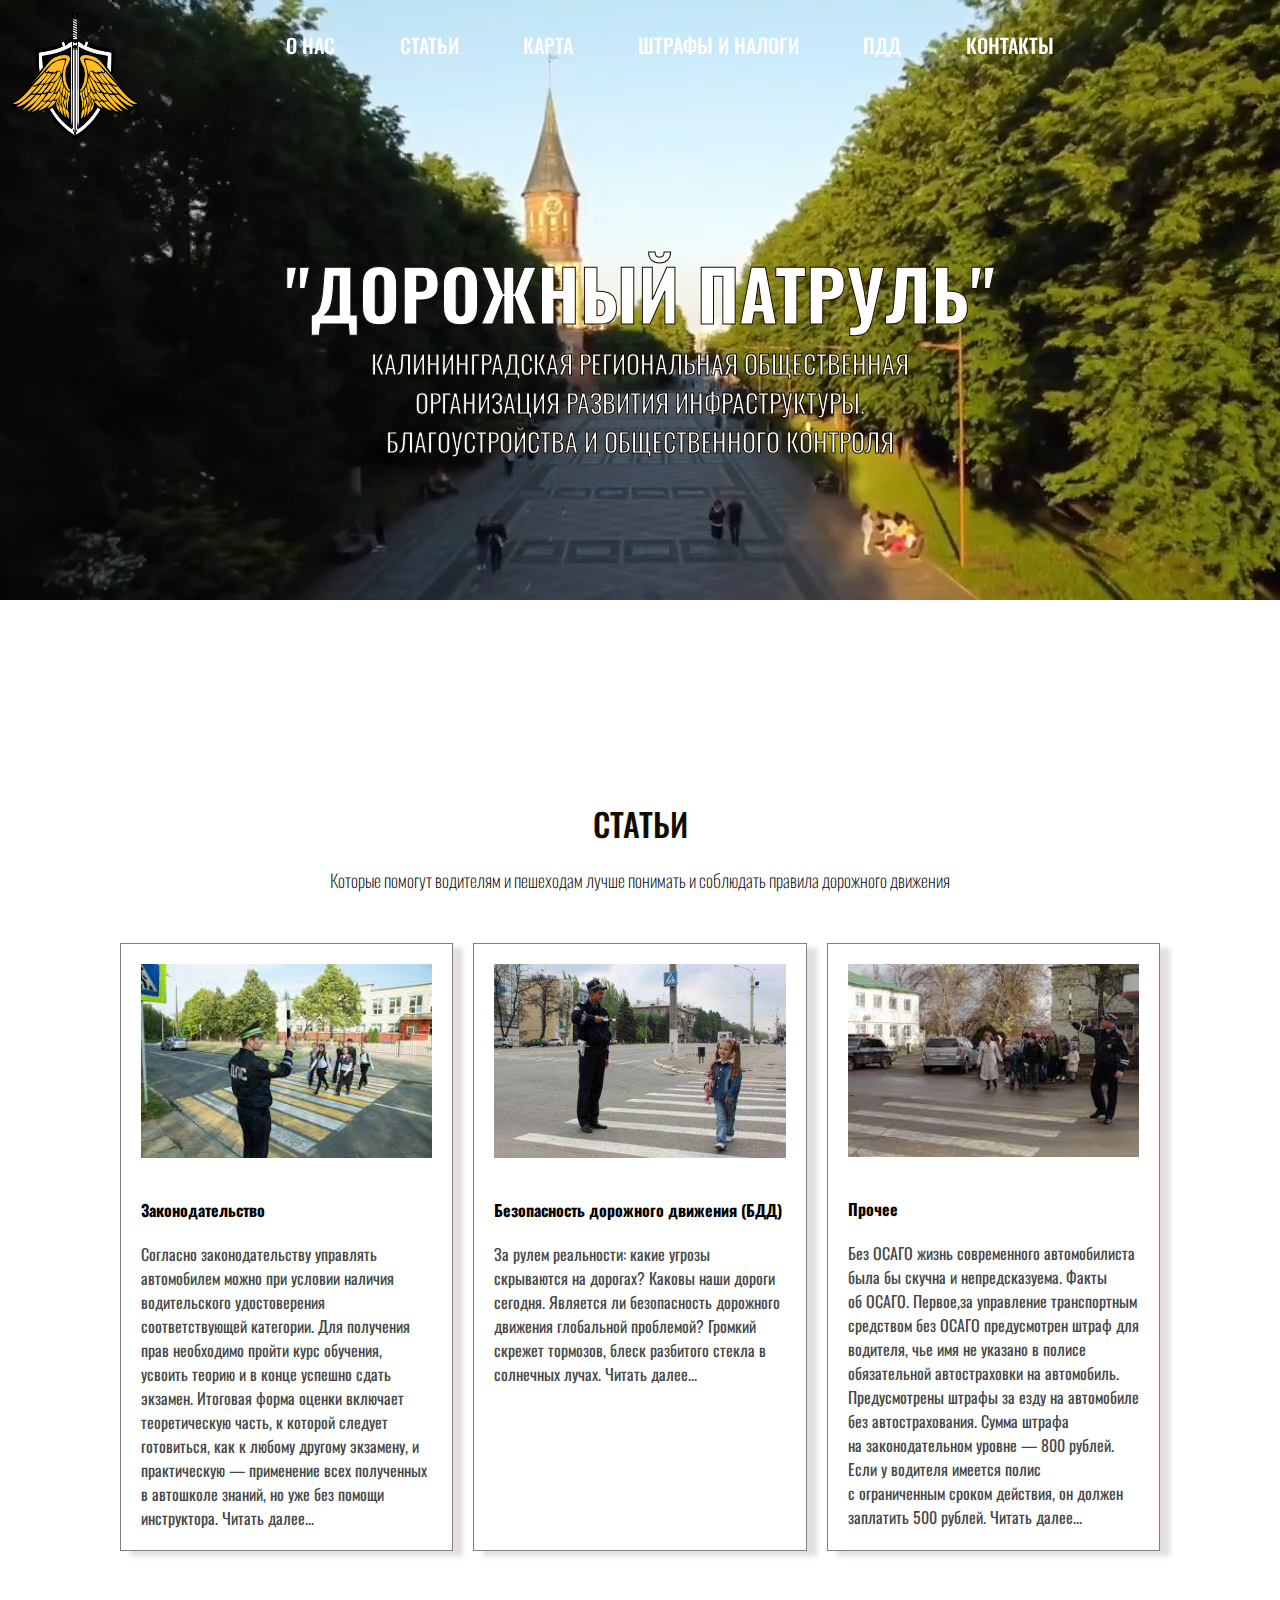
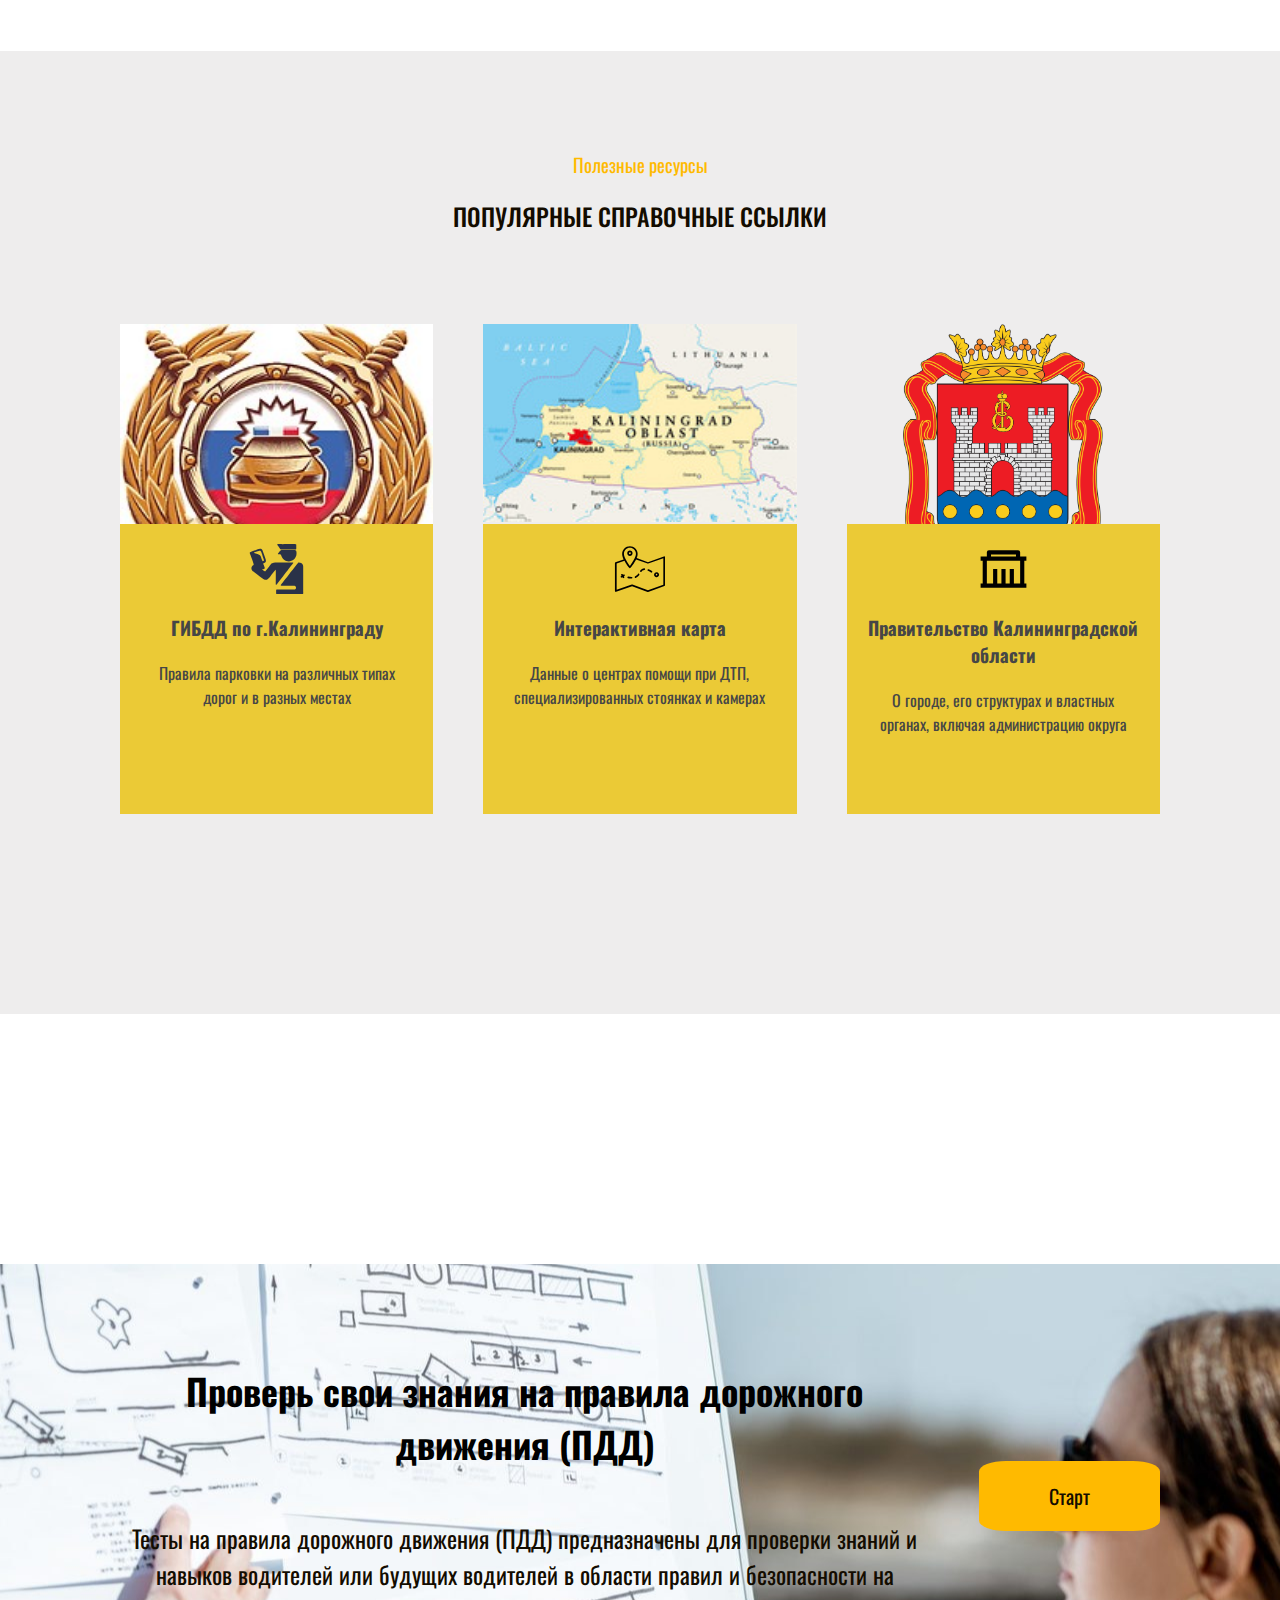
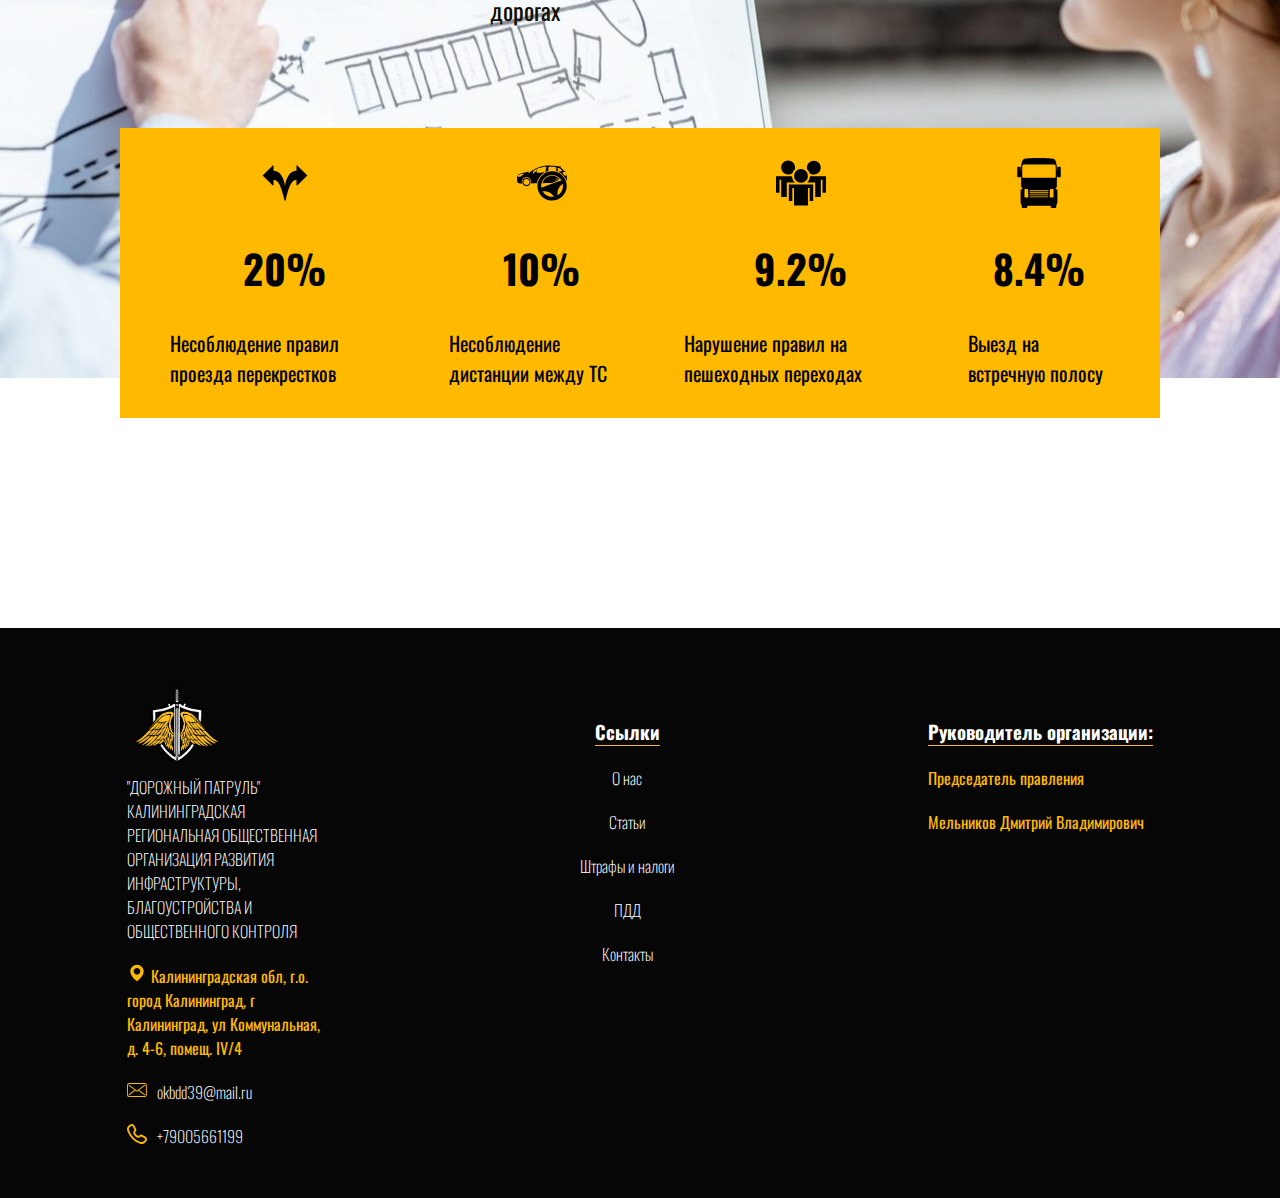
<file: index.html>
<!DOCTYPE html>
<html lang="ru">
<head>
    <meta charset="UTF-8">
    <meta http-equiv="X-UA-Compatible" content="IE=edge">
    <meta name="viewport" content="width=device-width, initial-scale=1.0">
    <link rel="stylesheet" href="style/style.scss">
    <link rel="stylesheet" href="style/style.css">
    <link rel="stylesheet" href="./style/footer.css">
    <link rel="preconnect" href="https://fonts.googleapis.com">
<link rel="preconnect" href="https://fonts.gstatic.com" crossorigin>
<link href="https://fonts.googleapis.com/css2?family=Oswald:wght@200;400;500;700&display=swap" rel="stylesheet">
    <title>Дорожный патруль</title>
</head>
<body>
<header class="header">
    <video class="header__video" autoplay muted loop id="myVideo">
<source src="assets/image/video/bg_video.mp4" type="video/mp4">
</video>
<div class="logo_block">
    <a href="index.html">
    <img class="logo" src="./assets/image/logo.png" alt="Logo">
</a>
</div>
<div class="header__title">
    <h1 class="header__name">"ДОРОЖНЫЙ ПАТРУЛЬ"</h1>
    <p class="header__text">КАЛИНИНГРАДСКАЯ РЕГИОНАЛЬНАЯ ОБЩЕСТВЕННАЯ<br> ОРГАНИЗАЦИЯ РАЗВИТИЯ ИНФРАСТРУКТУРЫ,<br> БЛАГОУСТРОЙСТВА И ОБЩЕСТВЕННОГО КОНТРОЛЯ</p>
</div>
<div class="header__navigation overlay">
<nav>
    <ul class="header__nav container">
        <li class="header__link-block"><a class="header__link" href="about_us.html">О нас</a>
        </li>
        <li class="header__link-block"><a class="header__link" href="Articles.html">Статьи</a><ul class="sub-menu">
            <li><a class="sub_link" href="articles_law.html">Законодательство</a></li>
            <li><a class="sub_link" href="articles_safety.html">БДД</a></li>
            <li><a class="sub_link" href="articles_other.html">Прочее</a></li>
            </ul>
        </li>
        <li class="header__link-block"><a class="header__link" href="map.html">Карта</a></li>
        <li class="header__link-block"><a class="header__link" href="fine.html">Штрафы и Налоги</a><ul class="sub-menu">
            <li><a class="sub_link" href="https://гибдд.рф/check/fines/">Перейти на сайт ГИБДД</a></li>
            <li><a class="sub_link" href="https://calcus.ru/transportnyj-nalog-kalkulyator/kaliningradskaya-oblast">Перейти на сайт НАЛОГ</a></li>
            </ul>
        </li>
        <li class="header__link-block"><a class="header__link" href="pdd.html">ПДД</a><ul class="sub-menu">
            <li><a class="sub_link" href="pdd.html">Прочтите детям</a></li>
            <li><a class="sub_link" href="pddpam.html">Памятка первокласснику</a></li>
            <li><a class="sub_link" href="test.html">Тест на знание ПДД</a></li>
            </ul>
        </li>
        <li class="header__link-block"><a class="header__link" href="contacts.html">Контакты</a></li>
    </ul>
    <div class="dropdown">
        <button onclick="myFunction()" class="dropbtn">Меню</button>
        <div id="myDropdown" class="dropdown-content">
                <a class="header__link" href="about_us.html">О нас</a>
                <a class="header__link" href="Articles.html">Статьи</a>
                <a class="header__link" href="map.html">Карта</a>
                <a class="header__link" href="fine.html">Штрафы и Налоги</a>
                <a class="header__link" href="pdd.html">ПДД</a>
            <a class="header__link" href="pddpam.html">Памятка первокласснику</a>
                <a class="header__link" href="test.html">ТЕСТ</a>
                <a class="header__link" href="contacts.html">Контакты</a>
        </div>
        </div>
</nav>
</div>
    </header>
    <main class="main container">
        <a href="#">
        <h1 class="main__title">Статьи</h1></a>
        <p class="article_text">Которые помогут водителям и пешеходам лучше понимать и соблюдать правила дорожного движения</p>
        <div class="main__cards">
        <div class="main__card">
            <img src="./assets/image/kids_on_the_road.jpeg" alt="kids throw the road" style="width:100%">
            <div class="main__card-text">
            <h4><b>Законодательство</b></h4>
            <a class="card__link" href="articles_law.html"><p class="card__text">Согласно законодательству управлять автомобилем можно при условии наличия водительского удостоверения
                соответствующей категории. Для получения прав необходимо пройти курс обучения, усвоить теорию и в
                конце успешно сдать экзамен. Итоговая форма оценки включает теоретическую часть, к которой следует
                готовиться, как к любому другому экзамену, и практическую — применение всех полученных в автошколе
                знаний, но уже без помощи инструктора. Читать далее...</p></a>
            </div>
        </div>
        <div class="main__card">
            <img src="./assets/image/kids_road.jpeg" alt="kids throw the road" style="width:100%">
            <div class="main__card-text">
            <h4><b>Безопасность дорожного движения
                (БДД)</b></h4>
            <a class="card__link" href="articles_safety.html"><p class="card__text">За рулем реальности: какие угрозы скрываются на дорогах? Каковы наши дороги сегодня. Является ли
                безопасность дорожного движения глобальной проблемой? Громкий скрежет тормозов, блеск разбитого стекла
                в солнечных лучах. Читать далее...</p></a>
            </div>
        </div>
        <div class="main__card">
            <img src="./assets/image/road_kids.jpeg" alt="kids" style="width:100%">
            <div class="main__card-text">
            <h4><b>Прочее</b></h4>
            <a class="card__link" href="articles_other.html"><p class="card__text">Без ОСАГО жизнь современного автомобилиста была&nbsp;бы скучна и&nbsp;непредсказуема. Факты
              об&nbsp;ОСАГО.
              Первое,за управление
              транспортным
              средством без ОСАГО предусмотрен штраф для водителя, чье имя не&nbsp;указано в&nbsp;полисе обязательной
              автостраховки на&nbsp;автомобиль. Предусмотрены штрафы за&nbsp;езду на&nbsp;автомобиле без
              автострахования. Сумма штрафа
              на&nbsp;законодательном уровне&nbsp;&mdash; 800&nbsp;рублей. Если у&nbsp;водителя имеется полис
              с&nbsp;ограниченным сроком действия, он
              должен заплатить 500&nbsp;рублей. Читать далее...</p></a>
            </div>
        </div>
    </div>
</main>
    <div class="links container">
        <h3 class="links__ochra">Полезные ресурсы</h3>
        <h2 class="main__title links-title">Популярные справочные ссылки</h2>
        <div class="links__important">
        <div class="links__card gibdd">
            <div class="content">
                <img class="content_image" src="./assets/image/gibdd-icon.svg" alt="gibdd">
                <a href="https://v2.gibdd.ru/r/39/contacts/div1127012/"><h3 class="content_title">ГИБДД по г.Калининграду</h3></a>
                <a href="https://v2.gibdd.ru/r/39/contacts/div1127012/"><p class="content_text">Правила парковки на различных типах дорог и в разных местах</p></a>
            </div>
        </div>
        <div class="links__card map">
            <div class="content">
                <img class="content_image" src="./assets/image/map-icon.svg" alt="Интерактивная карта">
                <a href="map.html"><h3 class="content_title">Интерактивная карта</h3></a>
                <a href="https://v2.gibdd.ru/r/39/contacts/div1127012/"><p class="content_text">Данные о центрах помощи при ДТП, специализированных стоянках и камерах</p></a>
            </div>    
        </div>
        <div class="links__card government">
            <div class="content">
                <img class="content_image" src="./assets/image/government-icon.svg" alt="Правительство Калининградской области">
                <a href="https://gov39.ru/"><h3 class="content_title">Правительство Калининградской области</h3></a>
                <a href="https://gov39.ru/"><p class="content_text">О городе, его структурах и властных органах, включая администрацию округа</p></a>
            </div>
        </div>
    </div>
    </div>
    <div class="test">
        <div class="test__main container">
            <div class="test__up">
            <div class="test__top">
                <h2 class="test__title">Проверь свои знания на правила дорожного движения (ПДД)</h2> 
        <p class="test__text">Тесты на правила дорожного движения (ПДД) предназначены для проверки знаний и навыков водителей или будущих водителей в области правил и безопасности на дорогах</p>
    </div> 
    <a class="test__button" href="test.html">Старт</a>
</div>
    <div class="test__statistics">
        <div class="test__part">
        <div class="test__stat">
            <img class="test__img" src="./assets/image/perekrest.svg" alt="Перекресток">
            <h3 class="test__number">20%</h3>
            <p class="test__stat-text">Несоблюдение правил проезда перекрестков</p></div>
        <div class="test__part">
            <div class="test__stat">
                <img class="test__img" src="./assets/image/distance_problem.svg" alt="Несоблюдение дистанции">
                <h3 class="test__number">10%</h3>
                <p class="test__stat-text">Несоблюдение дистанции между ТС</p></div>
            </div>
            <div class="test__part">
                <div class="test__stat">
                    <img class="test__img" src="./assets/image/pedestrian.svg" alt="Пешеходный переход">
                    <h3 class="test__number">9.2%</h3>
                    <p class="test__stat-text">Нарушение правил на пешеходных переходах</p></div>
                </div>
                <div class="test__part">
                    <div class="test__stat">
                        <img class="test__img" src="./assets/image/vstrechka.svg" alt="Встречное движение">
                        <h3 class="test__number">8.4%</h3>
                        <p class="test__stat-text">Выезд на встречную полосу</p></div>
                    </div>
    </div> 
</div>
        </div>
    </div>
    <footer class="footer">
        <div class="footer__content container">
        <div class="footer__left">
            <a href="index.html">
            <img class="footer__logo" src="./assets/image/logo.png" alt="Logo">
            <p class="footer__text">"ДОРОЖНЫЙ ПАТРУЛЬ"<br> КАЛИНИНГРАДСКАЯ РЕГИОНАЛЬНАЯ ОБЩЕСТВЕННАЯ<br> ОРГАНИЗАЦИЯ РАЗВИТИЯ ИНФРАСТРУКТУРЫ,<br> БЛАГОУСТРОЙСТВА И ОБЩЕСТВЕННОГО КОНТРОЛЯ</p></a>
            <p class="footer__address"><svg class="address_img" height="10" viewBox="0 0 24 24" width="10" xmlns="http://www.w3.org/2000/svg"><path d="M12 2C7.589 2 4 5.589 4 9.995 3.971 16.44 11.696 21.784 12 22c0 0 8.029-5.56 8-12 0-4.411-3.589-8-8-8zm0 12c-2.21 0-4-1.79-4-4s1.79-4 4-4 4 1.79 4 4-1.79 4-4 4z"/></svg> Калининградская обл, г.о. город Калининград, г Калининград, ул Коммунальная, д. 4-6, помещ. IV/4</p>
            <p class="footer__address footer__text"><svg class="address_img" data-name="Livello 1" id="Livello_1" viewBox="0 0 129 128" xmlns="http://www.w3.org/2000/svg"><title/><path d="M116.73,31.83a3,3,0,0,0-4.2-.61L64.14,67.34a1,1,0,0,1-1.2,0L15.5,31.06a3,3,0,1,0-3.64,4.77L49.16,64.36,12.27,92.16A3,3,0,1,0,15.88,97L54.11,68.14l5.18,4a7,7,0,0,0,8.43.06l5.44-4.06L111.84,97a3,3,0,1,0,3.59-4.81L78.17,64.35,116.12,36A3,3,0,0,0,116.73,31.83Z"/><path d="M113,19H15A15,15,0,0,0,0,34V94a15,15,0,0,0,15,15h98a15,15,0,0,0,15-15V34A15,15,0,0,0,113,19Zm9,75a9,9,0,0,1-9,9H15a9,9,0,0,1-9-9V34a9,9,0,0,1,9-9h98a9,9,0,0,1,9,9Z"/></svg><a class="footer__links" href="mailto:okbdd39@mail.ru"> okbdd39@mail.ru</a> </p>
            <p class="footer__address footer__text"><svg class="address_img" version="1.1" id="Capa_1" xmlns="http://www.w3.org/2000/svg" xmlns:xlink="http://www.w3.org/1999/xlink" x="0px" y="0px"
                fill="white" width="10px" height="10px" viewBox="0 0 612 612" style="enable-background:new 0 0 612 612;" xml:space="preserve">
            <g>
                <g id="Phone">
                    <g>
                        <path d="M559.959,383.188l-99.145-50.93c-24.27-12.508-55.653-8.243-75.772,10.251l-11.571,10.595
                            c-11.226,10.328-28.726,12.719-42.323,5.681c-33.813-17.404-60.856-44.446-78.279-78.183c-7.133-13.847-4.857-30.83,5.718-42.305
                            l10.615-11.551c11.379-12.374,17.633-28.439,17.633-45.211c0-10.557-2.563-21.114-7.401-30.524l-50.987-99.067
                            C211.942,19.928,179.333,0,143.359,0c-21.152,0-41.195,6.771-57.949,19.565L55.27,42.553
                            c-47.334,36.07-66.785,98.36-48.444,154.989c61.085,188.382,209.132,340.311,396.021,406.426
                            c15.09,5.336,30.868,8.032,46.876,8.032c37.428,0,73.918-15.204,100.139-41.769l34.521-34.903
                            c17.824-18.016,27.616-41.846,27.616-67.109C611.999,432.244,592.051,399.674,559.959,383.188z M543.531,495.051l-34.501,34.903
                            c-22.147,22.414-57.223,30.504-87.058,19.947C251.817,489.734,117.024,351.384,61.409,179.871
                            c-10.844-33.526,0.65-70.38,28.668-91.743l30.16-23.007c6.675-5.087,14.669-7.784,23.122-7.784
                            c14.382,0,27.444,7.975,34.042,20.846l50.968,99.067c0.688,1.339,1.052,2.792,1.052,4.303c0,3.06-1.377,5.183-2.543,6.445
                            l-10.595,11.532c-26.737,29.07-32.532,72.197-14.42,107.33c22.874,44.407,58.522,79.98,102.988,102.892
                            c34.521,17.786,78.853,11.801,107.406-14.401l11.59-10.633c1.874-1.722,6.731-3.52,10.748-1.473l99.144,50.93
                            c12.891,6.617,20.885,19.66,20.885,34.043C554.604,478.297,550.665,487.821,543.531,495.051z"/>
                    </g>
                </g>
            </g>
            <g>
            </g>
            <g>
            </g>
            <g>
            </g>
            <g>
            </g>
            <g>
            </g>
            <g>
            </g>
            <g>
            </g>
            <g>
            </g>
            <g>
            </g>
            <g>
            </g>
            <g>
            </g>
            <g>
            </g>
            <g>
            </g>
            <g>
            </g>
            <g>
            </g>
            </svg><a class="footer__links" href="tel:+79005661199">+79005661199</a> </p>
        </div>
        <div class="footer__center">
            <h3 class="footer_title">Ссылки</h3>
            <a class="footer__links" href="about_us.html">О нас</a>
            <a class="footer__links" href="Articles.html">Статьи</a>
            <a class="footer__links" href="fine.html">Штрафы и налоги</a>
            <a class="footer__links" href="pdd.html">ПДД</a>
            <a class="footer__links" href="contacts.html">Контакты</a>
        </div>
        <div class="footer_right">
            <h3 class="footer_title">Руководитель организации:</h3>
            <p class="footer__address">Председатель правления</p>
            <p class="footer__address">Мельников Дмитрий Владимирович</p>
        </div>
    </div>
    </footer>
    <script>
        function myFunction() {
    document.getElementById("myDropdown").classList.toggle("show");
}

window.onclick = function(event) {
if (!event.target.matches('.dropbtn')) {

    let dropdowns = document.getElementsByClassName("dropdown-content");
    let i;
    for (i = 0; i < dropdowns.length; i++) {
    let openDropdown = dropdowns[i];
    if (openDropdown.classList.contains('show')) {
        openDropdown.classList.remove('show');
    }
    }
}
}
    </script>
</body>
</html>
</file>
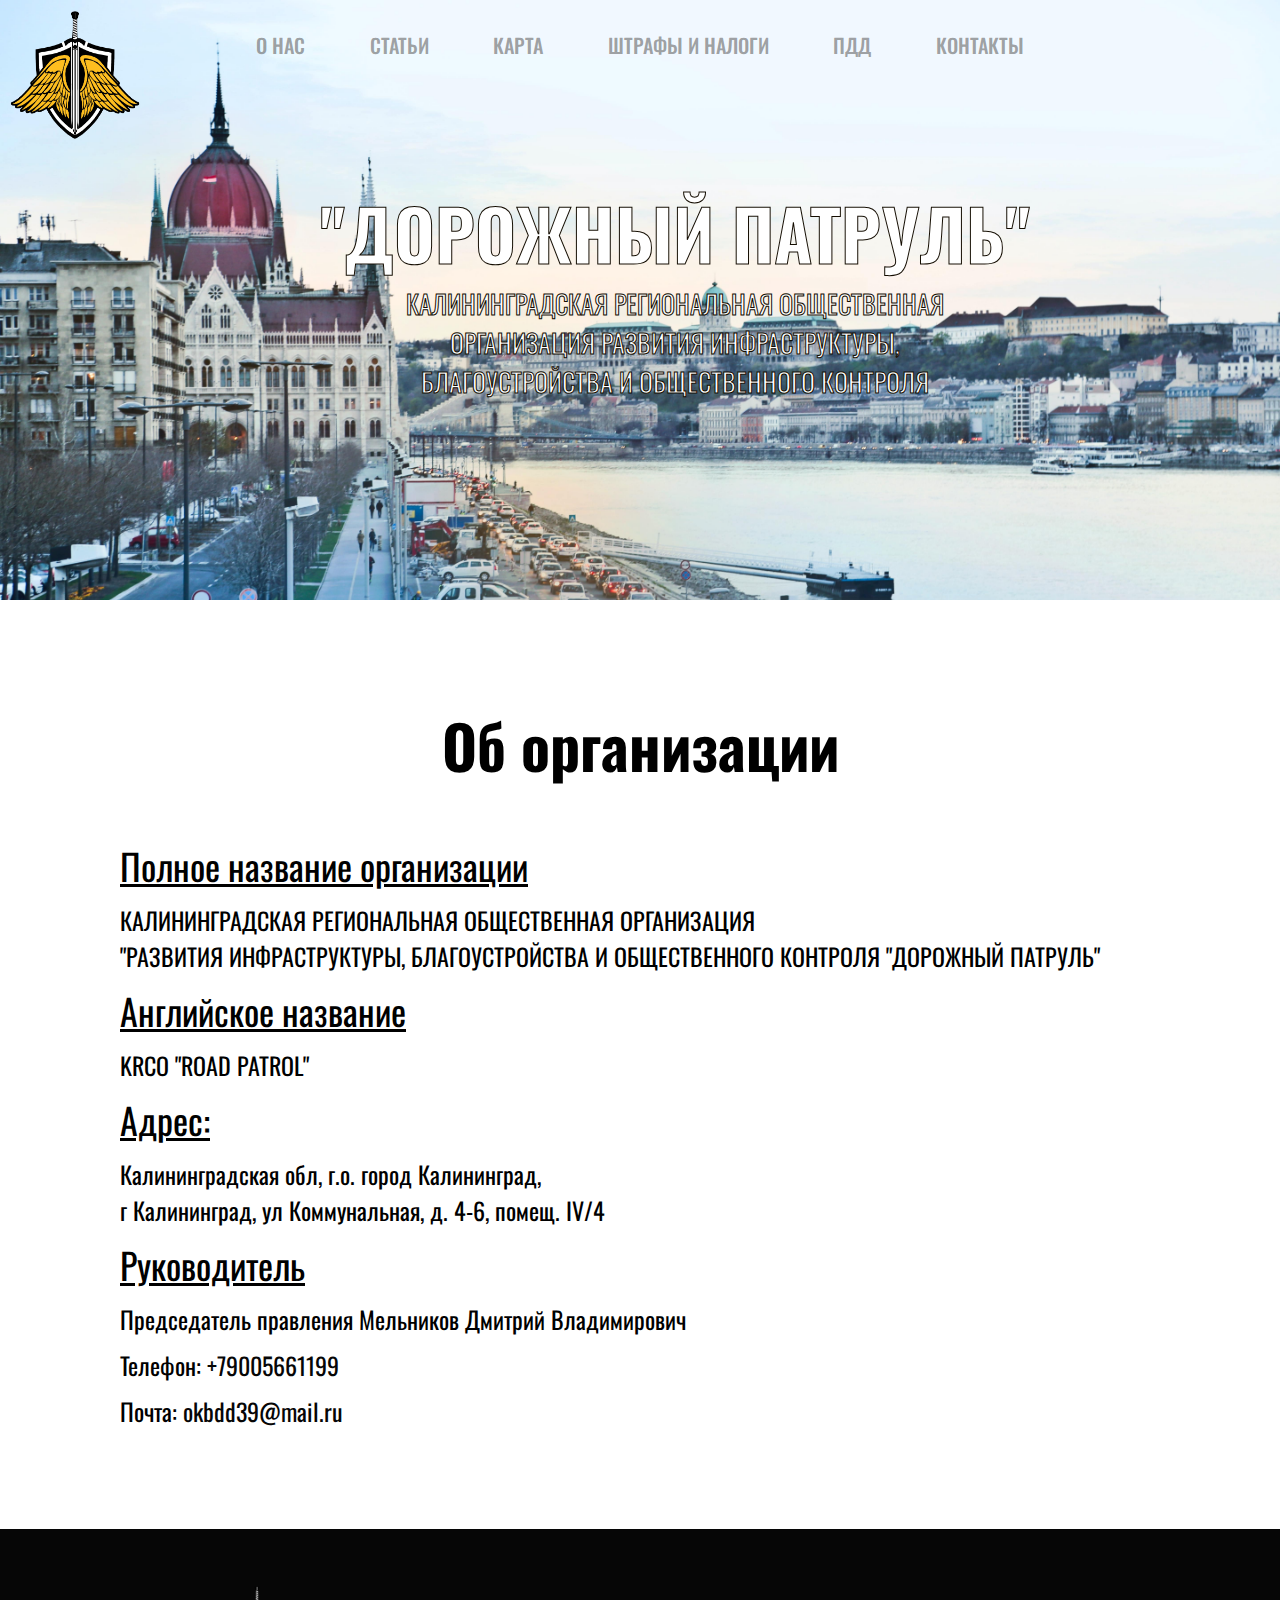
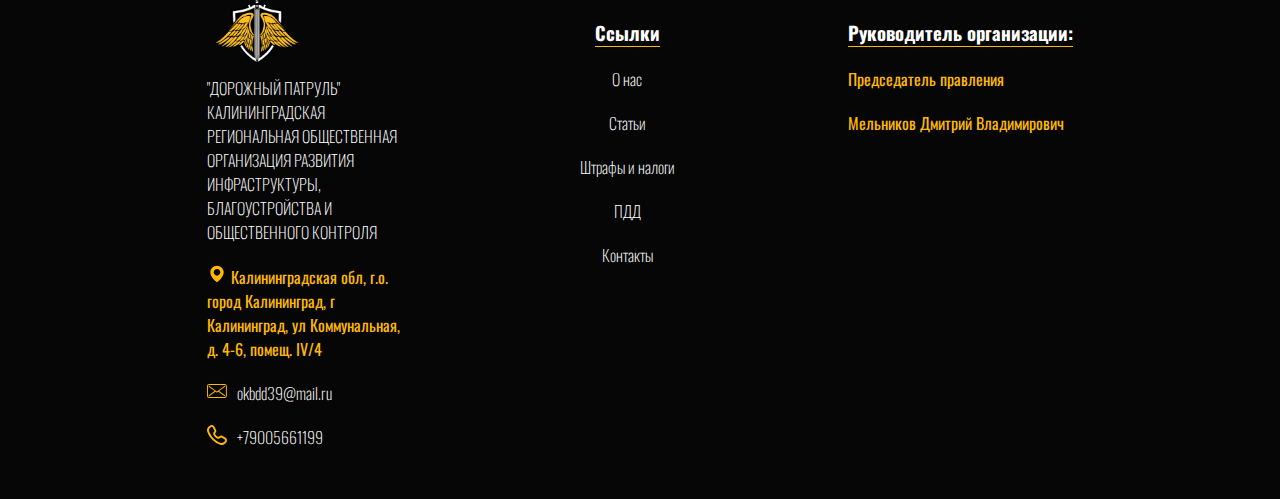
<file: about_us.html>
<!DOCTYPE html>
<html lang="ru">
<head>
    <meta charset="UTF-8">
    <meta http-equiv="X-UA-Compatible" content="IE=edge">
    <meta name="viewport" content="width=device-width, initial-scale=1.0">
    <link rel="stylesheet" href="scss/contacts/contacts.scss">
    <link rel="stylesheet" href="scss/contacts/contacts.css">
    <link rel="stylesheet" href="./style/header.scss">
    <link rel="preconnect" href="https://fonts.googleapis.com">
<link rel="preconnect" href="https://fonts.gstatic.com" crossorigin>
<link href="https://fonts.googleapis.com/css2?family=Oswald:wght@200;400;500;700&display=swap" rel="stylesheet">
    <title>О нас</title>
</head>
<body>
    <header class="header-pages">
        <div class="logo_block">
            <a href="index.html">
                <img class="logo" src="./assets/logo.png" alt="logo">
            </a>
        </div>
        <div class="header-pages__title">
            <h1 class="header-pages__name">"ДОРОЖНЫЙ ПАТРУЛЬ"</h1>
            <p class="header-pages__text">КАЛИНИНГРАДСКАЯ РЕГИОНАЛЬНАЯ ОБЩЕСТВЕННАЯ<br> ОРГАНИЗАЦИЯ РАЗВИТИЯ
                ИНФРАСТРУКТУРЫ,<br> БЛАГОУСТРОЙСТВА И ОБЩЕСТВЕННОГО КОНТРОЛЯ</p>
        </div>
        <div class="header-pages__navigation overlay">
            <nav>
                <ul class="header-pages__nav container">
                    <li class="header-pages__link-block"><a class="header-pages__link" href="about_us.html">О нас</a>
                    </li>
                    <li class="header-pages__link-block"><a class="header-pages__link" href="Articles.html">Статьи</a>
                        <ul class="sub-menu">
                            <li><a class="sub_link" href="articles_law.html">Законодательство</a></li>
                            <li><a class="sub_link" href="articles_safety.html">БДД</a></li>
                            <li><a class="sub_link" href="articles_other.html">Прочее</a></li>
                        </ul>
                    </li>
                    <li class="header-pages__link-block"><a class="header-pages__link" href="./map.html">Карта</a></li>
                    <li class="header-pages__link-block"><a class="header-pages__link" href="./fine.html">Штрафы и
                            Налоги</a>
                        <ul class="sub-menu">
                            <li><a class="sub_link"
                                    href="https://calcus.ru/transportnyj-nalog-kalkulyator/kaliningradskaya-oblast"
                                    target="_blank">Перейти
                                    на сайт ГИБДД</a></li>
                            <li><a class="sub_link"
                                    href="https://calcus.ru/transportnyj-nalog-kalkulyator/kaliningradskaya-oblast"
                                    target="_blank">Перейти
                                    на сайт НАЛОГ</a></li>
                        </ul>
                    </li>
                    <li class="header-pages__link-block"><a class="header-pages__link" href="pdd.html">ПДД</a>
                        <ul class="sub-menu">
                            <li><a class="sub_link" href="pdd.html">Прочтите детям</a></li>
                            <li><a class="sub_link" href="pddpam.html">Памятка первокласснику</a></li>
                            <li><a class="sub_link" href="test.html">Тест на знание ПДД</a></li>
                        </ul>
                    </li>
                    <li class="header-pages__link-block"><a class="header-pages__link"
                            href="./contacts.html">Контакты</a></li>
                </ul>
                <div class="dropdown-pages">
                    <button onclick="myFunction()" class="dropbtn-pages">Меню</button>
                    <div id="myDropdown" class="dropdown-contents">
                        <a class="header-pages__link" href="about_us.html">О нас</a>
                        <a class="header-pages__link" href="Articles.html">Статьи</a>
                        <a class="header-pages__link" href="./map.html">Карта</a>
                        <a class="header-pages__link" href="./fine.html">Штрафы и Налоги</a>
                        <a class="header-pages__link" href="./pdd.html">ПДД</a>
                        <a class="header-pages__link" href="./contacts.html">Контакты</a>
                    </div>
                </div>
            </nav>
        </div>
    </header>
    <main class="main-about container">
        <div class="main-about__title">
            <h1 class="main-about__name">Об организации</h1>
        </div>
        <div class="main-about__text">
            <p class="main-about__discribe main-discribe">Полное название организации</p>
                <p class="main-about__discribe">КАЛИНИНГРАДСКАЯ РЕГИОНАЛЬНАЯ ОБЩЕСТВЕННАЯ ОРГАНИЗАЦИЯ <br>"РАЗВИТИЯ ИНФРАСТРУКТУРЫ, БЛАГОУСТРОЙСТВА И ОБЩЕСТВЕННОГО КОНТРОЛЯ "ДОРОЖНЫЙ ПАТРУЛЬ"</p>
                <p class="main-about__discribe main-discribe">Английское название</p>
                <p class="main-about__discribe">KRCO "ROAD PATROL"</p>
                <p class="main-about__discribe main-discribe">Адрес:</p>
                <p class="main-about__discribe">Калининградская обл, г.о. город Калининград,<br> г Калининград, ул Коммунальная, д. 4-6, помещ. IV/4</p>
                <p class="main-about__discribe main-discribe">Руководитель</p>
                <p class="main-about__discribe">Председатель правления Мельников Дмитрий Владимирович</p>
                <p class="main-about__discribe">Телефон: <a href="tel:+79005661199">+79005661199</a></p>
                <p class="main-about__discribe">Почта: <a href="mailto:okbdd39@mail.ru">okbdd39@mail.ru</a></p>
        </div>
    </main>
    <footer class="footer">
        <div class="footer__content container">
        <div class="footer__left">
            <a href="index.html">
            <img class="footer__logo" src="./assets/image/logo.png" alt="Logo">
            <p class="footer__text">"ДОРОЖНЫЙ ПАТРУЛЬ"<br> КАЛИНИНГРАДСКАЯ РЕГИОНАЛЬНАЯ ОБЩЕСТВЕННАЯ<br> ОРГАНИЗАЦИЯ РАЗВИТИЯ ИНФРАСТРУКТУРЫ,<br> БЛАГОУСТРОЙСТВА И ОБЩЕСТВЕННОГО КОНТРОЛЯ</p></a>
            <p class="footer__address"><svg class="address_img" height="10" viewBox="0 0 24 24" width="10" xmlns="http://www.w3.org/2000/svg"><path d="M12 2C7.589 2 4 5.589 4 9.995 3.971 16.44 11.696 21.784 12 22c0 0 8.029-5.56 8-12 0-4.411-3.589-8-8-8zm0 12c-2.21 0-4-1.79-4-4s1.79-4 4-4 4 1.79 4 4-1.79 4-4 4z"/></svg> Калининградская обл, г.о. город Калининград, г Калининград, ул Коммунальная, д. 4-6, помещ. IV/4</p>
            <p class="footer__address footer__text"><svg class="address_img" data-name="Livello 1" id="Livello_1" viewBox="0 0 129 128" xmlns="http://www.w3.org/2000/svg"><title/><path d="M116.73,31.83a3,3,0,0,0-4.2-.61L64.14,67.34a1,1,0,0,1-1.2,0L15.5,31.06a3,3,0,1,0-3.64,4.77L49.16,64.36,12.27,92.16A3,3,0,1,0,15.88,97L54.11,68.14l5.18,4a7,7,0,0,0,8.43.06l5.44-4.06L111.84,97a3,3,0,1,0,3.59-4.81L78.17,64.35,116.12,36A3,3,0,0,0,116.73,31.83Z"/><path d="M113,19H15A15,15,0,0,0,0,34V94a15,15,0,0,0,15,15h98a15,15,0,0,0,15-15V34A15,15,0,0,0,113,19Zm9,75a9,9,0,0,1-9,9H15a9,9,0,0,1-9-9V34a9,9,0,0,1,9-9h98a9,9,0,0,1,9,9Z"/></svg><a class="footer__links" href="mailto:okbdd39@mail.ru">okbdd39@mail.ru</a> </p>
            <p class="footer__address footer__text"><svg class="address_img" version="1.1" id="Capa_1" xmlns="http://www.w3.org/2000/svg" xmlns:xlink="http://www.w3.org/1999/xlink" x="0px" y="0px"
                fill="white" width="10px" height="10px" viewBox="0 0 612 612" style="enable-background:new 0 0 612 612;" xml:space="preserve">
            <g>
                <g id="Phone">
                    <g>
                        <path d="M559.959,383.188l-99.145-50.93c-24.27-12.508-55.653-8.243-75.772,10.251l-11.571,10.595
                            c-11.226,10.328-28.726,12.719-42.323,5.681c-33.813-17.404-60.856-44.446-78.279-78.183c-7.133-13.847-4.857-30.83,5.718-42.305
                            l10.615-11.551c11.379-12.374,17.633-28.439,17.633-45.211c0-10.557-2.563-21.114-7.401-30.524l-50.987-99.067
                            C211.942,19.928,179.333,0,143.359,0c-21.152,0-41.195,6.771-57.949,19.565L55.27,42.553
                            c-47.334,36.07-66.785,98.36-48.444,154.989c61.085,188.382,209.132,340.311,396.021,406.426
                            c15.09,5.336,30.868,8.032,46.876,8.032c37.428,0,73.918-15.204,100.139-41.769l34.521-34.903
                            c17.824-18.016,27.616-41.846,27.616-67.109C611.999,432.244,592.051,399.674,559.959,383.188z M543.531,495.051l-34.501,34.903
                            c-22.147,22.414-57.223,30.504-87.058,19.947C251.817,489.734,117.024,351.384,61.409,179.871
                            c-10.844-33.526,0.65-70.38,28.668-91.743l30.16-23.007c6.675-5.087,14.669-7.784,23.122-7.784
                            c14.382,0,27.444,7.975,34.042,20.846l50.968,99.067c0.688,1.339,1.052,2.792,1.052,4.303c0,3.06-1.377,5.183-2.543,6.445
                            l-10.595,11.532c-26.737,29.07-32.532,72.197-14.42,107.33c22.874,44.407,58.522,79.98,102.988,102.892
                            c34.521,17.786,78.853,11.801,107.406-14.401l11.59-10.633c1.874-1.722,6.731-3.52,10.748-1.473l99.144,50.93
                            c12.891,6.617,20.885,19.66,20.885,34.043C554.604,478.297,550.665,487.821,543.531,495.051z"/>
                    </g>
                </g>
            </g>
            <g>
            </g>
            <g>
            </g>
            <g>
            </g>
            <g>
            </g>
            <g>
            </g>
            <g>
            </g>
            <g>
            </g>
            <g>
            </g>
            <g>
            </g>
            <g>
            </g>
            <g>
            </g>
            <g>
            </g>
            <g>
            </g>
            <g>
            </g>
            <g>
            </g>
            </svg><a class="footer__links" href="tel:+79005661199">+79005661199</a> </p>
        </div>
        <div class="footer__center">
            <h3 class="footer_title">Ссылки</h3>
            <a class="footer__links" href="about_us.html">О нас</a>
            <a class="footer__links" href="Articles.html">Статьи</a>
            <a class="footer__links" href="fine.html">Штрафы и налоги</a>
            <a class="footer__links" href="pdd.html">ПДД</a>
            <a class="footer__links" href="contacts.html">Контакты</a>
        </div>
        <div class="footer_right">
            <h3 class="footer_title">Руководитель организации:</h3>
            <p class="footer__address">Председатель правления</p>
            <p class="footer__address">Мельников Дмитрий Владимирович</p>
        </div>
    </div>
    </footer>
    <script>
        function myFunction() {
    document.getElementById("myDropdown").classList.toggle("show");
}

window.onclick = function(event) {
if (!event.target.matches('.dropbtn-pages')) {

    let dropdowns = document.getElementsByClassName("dropdown-contents");
    let i;
    for (i = 0; i < dropdowns.length; i++) {
    let openDropdown = dropdowns[i];
    if (openDropdown.classList.contains('show')) {
        openDropdown.classList.remove('show');
    }
    }
}
}
    </script>
</body>
</html>
</file>
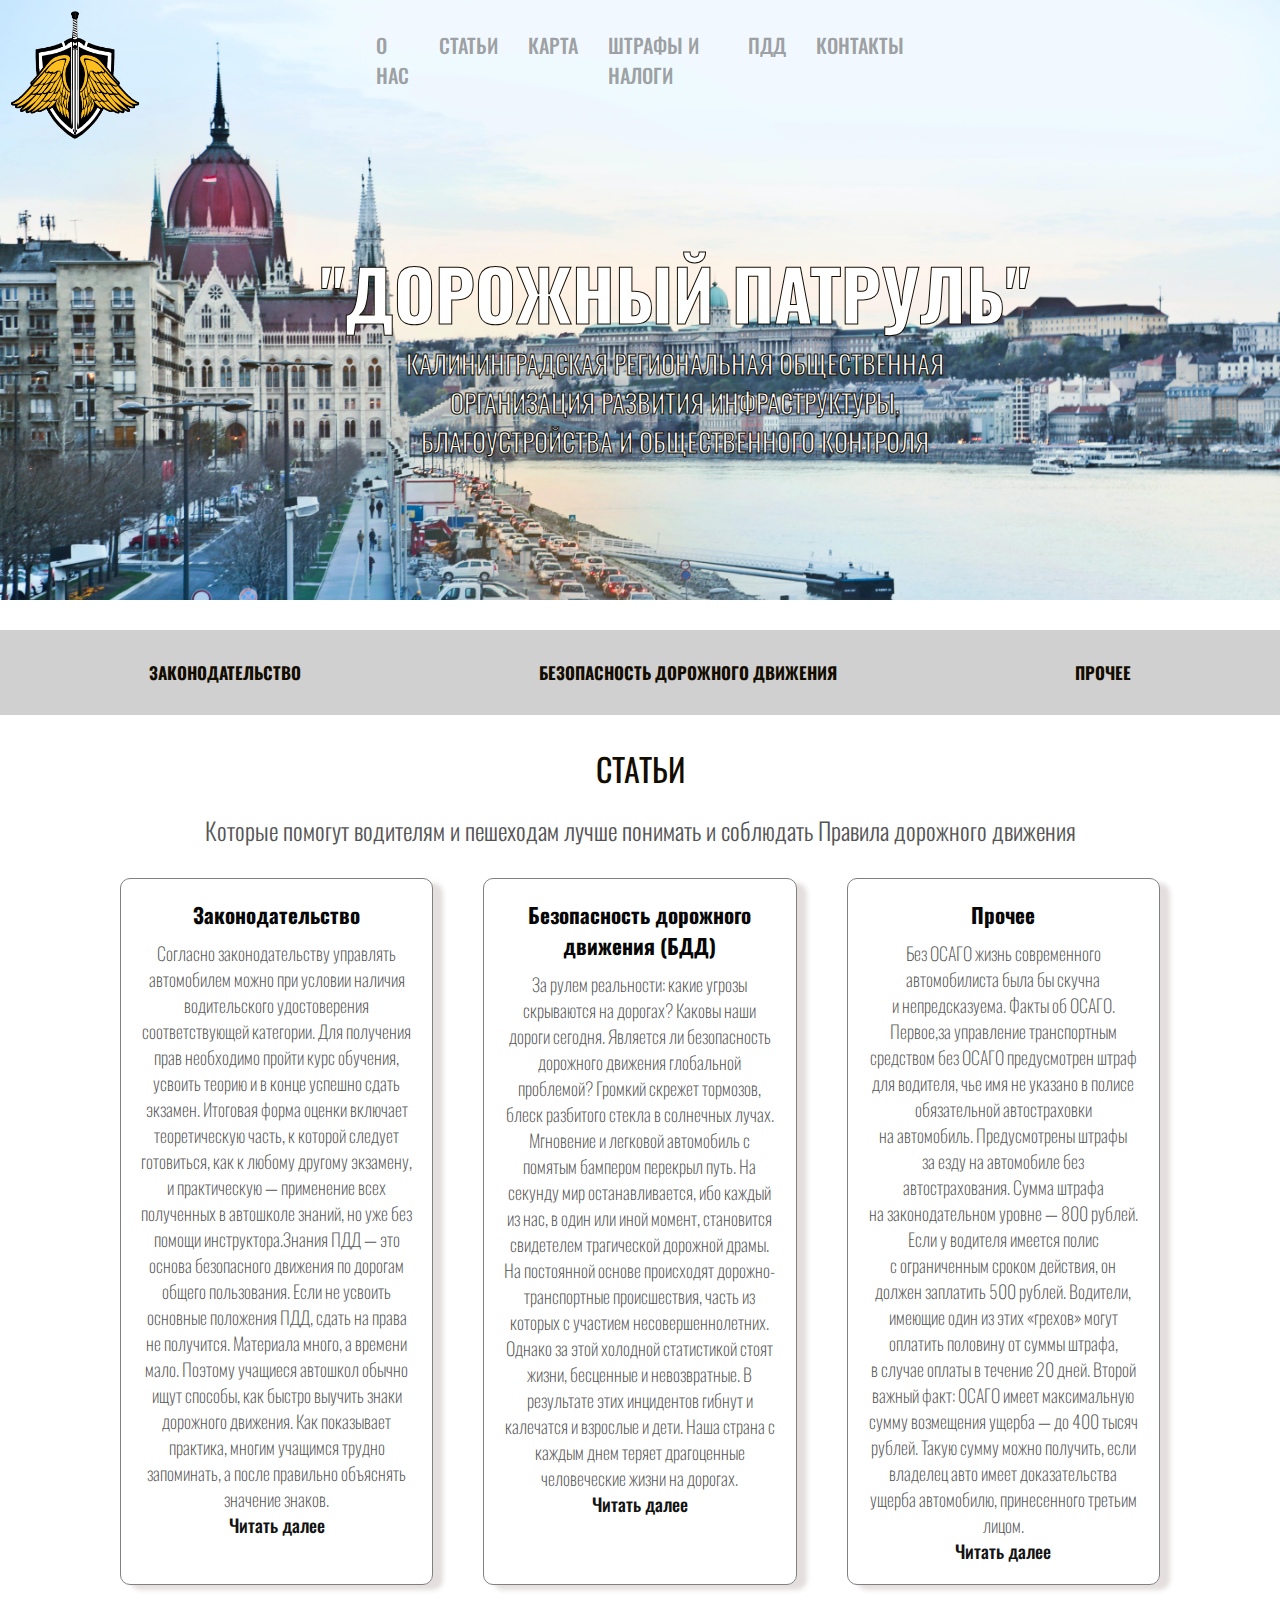
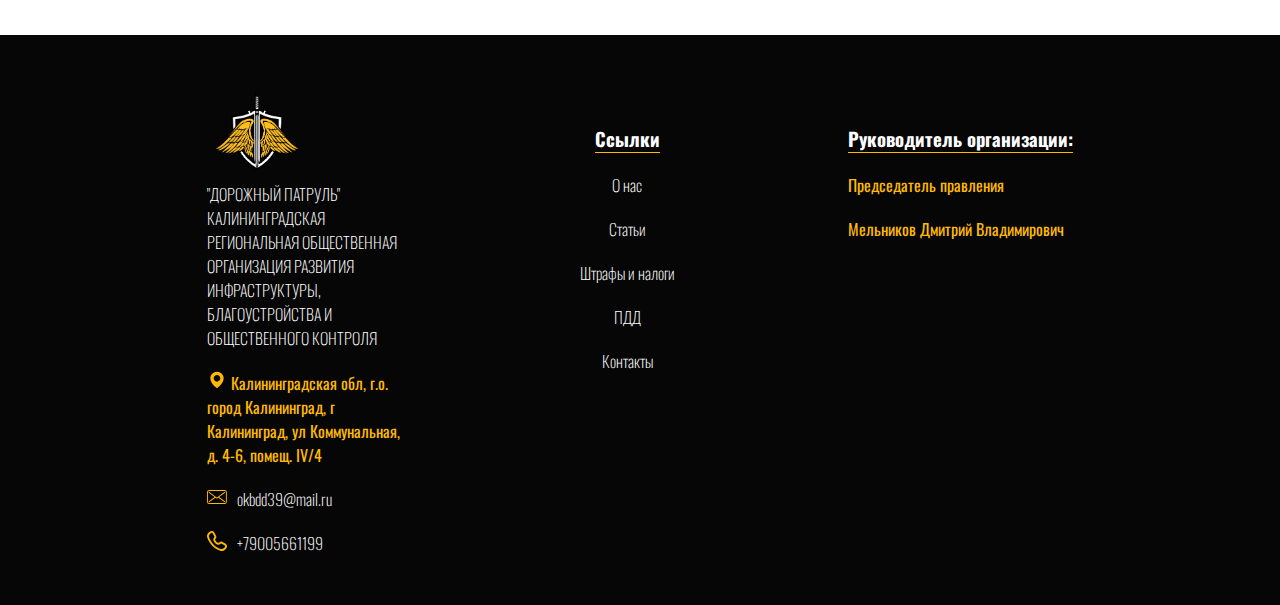
<file: Articles.html>
<!DOCTYPE html>
<html lang="ru">

<head>
  <meta charset="UTF-8">
  <meta name="viewport" content="width=device-width, initial-scale=1.0">
  <link rel="stylesheet" href="scss/articles.scss">
  <link rel="stylesheet" href="scss/articles.css">
  <link rel="preconnect" href="https://fonts.googleapis.com">
  <link rel="preconnect" href="https://fonts.gstatic.com" crossorigin>
  <link href="https://fonts.googleapis.com/css2?family=Oswald:wght@200;400;500;700&display=swap" rel="stylesheet">
  <link rel="stylesheet" href="/scss/contacts/contacts.scss">
  <link rel="stylesheet" href="/scss/contacts/contacts.css">
  <link rel="stylesheet" href="./style/header.scss">
  <link rel="stylesheet" href="./test/style.css">
    <link rel="stylesheet" href="./test/style.scss">
  <title>Articles</title>
</head>

<body>

  <header class="header-pages">
    <div class="logo_block">
      <a href="index.html">
        <img class="logo" src="./assets/logo.png" alt="logo">
      </a>
    </div>
    <div class="header-pages__title">
      <h1 class="header-pages__name">"ДОРОЖНЫЙ ПАТРУЛЬ"</h1>
      <p class="header-pages__text">КАЛИНИНГРАДСКАЯ РЕГИОНАЛЬНАЯ ОБЩЕСТВЕННАЯ<br> ОРГАНИЗАЦИЯ РАЗВИТИЯ
        ИНФРАСТРУКТУРЫ,<br> БЛАГОУСТРОЙСТВА И ОБЩЕСТВЕННОГО КОНТРОЛЯ</p>
    </div>
    <div class="header-pages__navigation overlay">
      <nav>
        <ul class="header-pages__nav container">
          <li class="header-pages__link-block"><a class="header-pages__link" href="about_us.html">О нас</a>
            <ul class="sub-menu">
              <li><a class="sub_link" href="#1">Информация</a></li>
              <li><a class="sub_link" href="#2">Местное отделение</a></li>
              <li><a class="sub_link" href="#3">Уставные документы</a></li>
            </ul>
          </li>
          <li class="header-pages__link-block"><a class="header-pages__link" href="Articles.html">Статьи</a>
            <ul class="sub-menu">
              <li><a class="sub_link" href="articles_law.html">Законодательство</a></li>
              <li><a class="sub_link" href="articles_safety.html">БДД</a></li>
              <li><a class="sub_link" href="articles_other.html">Прочее</a></li>
            </ul>
          </li>
          <li class="header-pages__link-block"><a class="header-pages__link" href="./map.html">Карта</a></li>
          <li class="header-pages__link-block"><a class="header-pages__link" href="./fine.html">Штрафы и
              Налоги</a>
            <ul class="sub-menu">
              <li><a class="sub_link" href="https://calcus.ru/transportnyj-nalog-kalkulyator/kaliningradskaya-oblast"
                  target="_blank">Перейти
                  на сайт ГИБДД</a></li>
              <li><a class="sub_link" href="https://calcus.ru/transportnyj-nalog-kalkulyator/kaliningradskaya-oblast"
                  target="_blank">Перейти
                  на сайт НАЛОГ</a></li>
            </ul>
          </li>
          <li class="header-pages__link-block"><a class="header-pages__link" href="#">ПДД</a>
            <ul class="sub-menu">
              <li><a class="sub_link" href="pdd.html">Прочтите детям</a></li>
              <li><a class="sub_link" href="pddpam.html">Памятка первокласснику</a></li>
              <li><a class="sub_link" href="test.html">Тест на знание ПДД</a></li>
            </ul>
          </li>
          <li class="header-pages__link-block"><a class="header-pages__link" href="./contacts.html">Контакты</a></li>
        </ul>
        <div class="dropdown-pages">
          <button onclick="myFunction()" class="dropbtn-pages">Меню</button>
          <div id="myDropdown" class="dropdown-contents">
            <a class="header-pages__link" href="about_us.html">О нас</a>
            <a class="header-pages__link" href="Articles.html">Статьи</a>
            <a class="header-pages__link" href="./map.html">Карта</a>
            <a class="header-pages__link" href="./fine.html">Штрафы и Налоги</a>
            <a class="header-pages__link" href="pdd.html">ПДД</a>
            <a class="header-pages__link" href="./contacts.html">Контакты</a>
          </div>
        </div>
      </nav>
    </div>
  </header>

  <main class="articles-main">
    <div class="articles-main__navigation">
      <nav>
        <ul class="articles-main__navigation-nav-container">
          <li class="articles__nav-articles"><a class="articles__nav__link"
              href="articles_law.html">Законодательство</a></li>
          <li class="articles__nav-articles"><a class="articles__nav__link" href="articles_safety.html">Безопасность
              дорожного движения</a></li>
          <li class="articles__nav-articles"><a class="articles__nav__link" href="articles_other.html">Прочее</a>
          </li>
        </ul>
      </nav>
    </div>

    <div class="articles-main__title container">
      <h1 class="articles-main__title-first">СТАТЬИ</h1>
      <h2 class="articles-main__title-second">Которые помогут водителям и пешеходам лучше понимать
        и соблюдать Правила дорожного движения</h2>
    </div>

    <div class="articles-main__cards container">
      <div class="articles__card">
        <div class="articles__card-titlecard">
          <h3><a class="articles__card-titlecard" href="articles_law.html"><b>Законодательство</b></a></h3>
          <div class="articles__card-text">
            <a class="articles__card__link" href="/articles_law.html"></a>
            <p class="articles__card-text">
              Согласно законодательству управлять автомобилем можно при условии наличия водительского удостоверения
              соответствующей категории. Для получения прав необходимо пройти курс обучения, усвоить теорию и в
              конце успешно сдать экзамен. Итоговая форма оценки включает теоретическую часть, к которой следует
              готовиться, как к любому другому экзамену, и практическую — применение всех полученных в автошколе
              знаний, но уже без помощи инструктора.Знания ПДД — это основа безопасного движения по дорогам общего
              пользования. Если не усвоить основные положения ПДД, сдать на права не получится. Материала много, а
              времени мало. Поэтому учащиеся автошкол обычно ищут способы, как быстро выучить знаки дорожного
              движения. Как показывает практика, многим учащимся трудно запоминать, а после правильно объяснять
              значение знаков.</p>
            <p><a class="articles__card-text-law" href="articles_law.html">Читать далее</a></p>
          </div>
        </div>
      </div>


      <div class="articles__card">
        <div class="articles__card-titlecard">
          <h3><a class="articles__card-titlecard" href="articles_safety.html"><b>Безопасность дорожного движения
                (БДД)</b></a></h3>

          <div class="articles__card-text">
            <a class="articles__card__link" href="articles_safety.html"></a>
            <p class="articles__card-text">
              За рулем реальности: какие угрозы скрываются на дорогах? Каковы наши дороги сегодня. Является ли
              безопасность дорожного движения глобальной проблемой? Громкий скрежет тормозов, блеск разбитого стекла
              в солнечных лучах. Мгновение и легковой автомобиль с помятым бампером перекрыл путь. На секунду мир
              останавливается, ибо каждый из нас, в один или иной момент, становится свидетелем трагической дорожной
              драмы. На постоянной основе происходят дорожно-транспортные происшествия, часть из которых с участием
              несовершеннолетних. Однако за этой холодной статистикой стоят жизни, бесценные и невозвратные. В
              результате этих инцидентов гибнут и калечатся и взрослые и дети. Наша страна с каждым днем теряет
              драгоценные человеческие жизни на дорогах.</p>
            <p><a class="articles__card-text-law" href="articles_safety.html">Читать далее</a></p>
          </div>
        </div>
      </div>

      <div class="articles__card">
        <div class="articles__card-titlecard">
          <h3><a class="articles__card-titlecard" href="articles_other.html"><b>Прочее</b></a></h3>
          <div class="articles__card-text">
            <a class="articles__card__link" href="articles_other.html"></a>
            <p class="articles__card-text">
              Без ОСАГО жизнь современного автомобилиста была&nbsp;бы скучна и&nbsp;непредсказуема. Факты об&nbsp;ОСАГО.
              Первое,за управление
              транспортным
              средством без ОСАГО предусмотрен штраф для водителя, чье имя не&nbsp;указано в&nbsp;полисе обязательной
              автостраховки на&nbsp;автомобиль. Предусмотрены штрафы за&nbsp;езду на&nbsp;автомобиле без
              автострахования. Сумма штрафа
              на&nbsp;законодательном уровне&nbsp;&mdash; 800&nbsp;рублей. Если у&nbsp;водителя имеется полис
              с&nbsp;ограниченным сроком действия, он
              должен заплатить 500&nbsp;рублей. Водители, имеющие один из&nbsp;этих &laquo;грехов&raquo; могут оплатить
              половину от&nbsp;суммы штрафа, в&nbsp;случае
              оплаты в&nbsp;течение 20&nbsp;дней. Второй важный факт: ОСАГО имеет максимальную сумму возмещения
              ущерба&nbsp;&mdash; до
              400 тысяч рублей. Такую сумму можно получить, если владелец авто имеет доказательства ущерба
              автомобилю,
              принесенного третьим лицом.</p>

            <p><a class="articles__card-text-law" href="articles_other.html">Читать далее</a></p>
          </div>
        </div>
      </div>
    </div>

  </main>


  <footer class="footer">
    <div class="footer__content container">
      <div class="footer__left">
        <a href="#">
          <img class="footer__logo" src="./assets/logo.png" alt="Logo">
          <p class="footer__text">"ДОРОЖНЫЙ ПАТРУЛЬ"<br> КАЛИНИНГРАДСКАЯ РЕГИОНАЛЬНАЯ ОБЩЕСТВЕННАЯ<br>
            ОРГАНИЗАЦИЯ РАЗВИТИЯ ИНФРАСТРУКТУРЫ,<br> БЛАГОУСТРОЙСТВА И ОБЩЕСТВЕННОГО КОНТРОЛЯ</p>
        </a>
        <p class="footer__address"><svg class="address_img" height="10" viewBox="0 0 24 24" width="10"
            xmlns="http://www.w3.org/2000/svg">
            <path
              d="M12 2C7.589 2 4 5.589 4 9.995 3.971 16.44 11.696 21.784 12 22c0 0 8.029-5.56 8-12 0-4.411-3.589-8-8-8zm0 12c-2.21 0-4-1.79-4-4s1.79-4 4-4 4 1.79 4 4-1.79 4-4 4z" />
          </svg> Калининградская обл, г.о. город Калининград, г Калининград, ул Коммунальная, д. 4-6, помещ.
          IV/4</p>
        <p class="footer__address footer__text"><svg class="address_img" data-name="Livello 1" id="Livello_1"
            viewBox="0 0 129 128" xmlns="http://www.w3.org/2000/svg">
            <title />
            <path
              d="M116.73,31.83a3,3,0,0,0-4.2-.61L64.14,67.34a1,1,0,0,1-1.2,0L15.5,31.06a3,3,0,1,0-3.64,4.77L49.16,64.36,12.27,92.16A3,3,0,1,0,15.88,97L54.11,68.14l5.18,4a7,7,0,0,0,8.43.06l5.44-4.06L111.84,97a3,3,0,1,0,3.59-4.81L78.17,64.35,116.12,36A3,3,0,0,0,116.73,31.83Z" />
            <path
              d="M113,19H15A15,15,0,0,0,0,34V94a15,15,0,0,0,15,15h98a15,15,0,0,0,15-15V34A15,15,0,0,0,113,19Zm9,75a9,9,0,0,1-9,9H15a9,9,0,0,1-9-9V34a9,9,0,0,1,9-9h98a9,9,0,0,1,9,9Z" />
          </svg><a class="footer__links" href="mailto:okbdd39@mail.ru">okbdd39@mail.ru</a> </p>
        <p class="footer__address footer__text"><svg class="address_img" version="1.1" id="Capa_1"
            xmlns="http://www.w3.org/2000/svg" xmlns:xlink="http://www.w3.org/1999/xlink" x="0px" y="0px" fill="white"
            width="10px" height="10px" viewBox="0 0 612 612" style="enable-background:new 0 0 612 612;"
            xml:space="preserve">
            <g>
              <g id="Phone">
                <g>
                  <path d="M559.959,383.188l-99.145-50.93c-24.27-12.508-55.653-8.243-75.772,10.251l-11.571,10.595
                      c-11.226,10.328-28.726,12.719-42.323,5.681c-33.813-17.404-60.856-44.446-78.279-78.183c-7.133-13.847-4.857-30.83,5.718-42.305
                      l10.615-11.551c11.379-12.374,17.633-28.439,17.633-45.211c0-10.557-2.563-21.114-7.401-30.524l-50.987-99.067
                      C211.942,19.928,179.333,0,143.359,0c-21.152,0-41.195,6.771-57.949,19.565L55.27,42.553
                      c-47.334,36.07-66.785,98.36-48.444,154.989c61.085,188.382,209.132,340.311,396.021,406.426
                      c15.09,5.336,30.868,8.032,46.876,8.032c37.428,0,73.918-15.204,100.139-41.769l34.521-34.903
                      c17.824-18.016,27.616-41.846,27.616-67.109C611.999,432.244,592.051,399.674,559.959,383.188z M543.531,495.051l-34.501,34.903
                      c-22.147,22.414-57.223,30.504-87.058,19.947C251.817,489.734,117.024,351.384,61.409,179.871
                      c-10.844-33.526,0.65-70.38,28.668-91.743l30.16-23.007c6.675-5.087,14.669-7.784,23.122-7.784
                      c14.382,0,27.444,7.975,34.042,20.846l50.968,99.067c0.688,1.339,1.052,2.792,1.052,4.303c0,3.06-1.377,5.183-2.543,6.445
                      l-10.595,11.532c-26.737,29.07-32.532,72.197-14.42,107.33c22.874,44.407,58.522,79.98,102.988,102.892
                      c34.521,17.786,78.853,11.801,107.406-14.401l11.59-10.633c1.874-1.722,6.731-3.52,10.748-1.473l99.144,50.93
                      c12.891,6.617,20.885,19.66,20.885,34.043C554.604,478.297,550.665,487.821,543.531,495.051z" />
                </g>
              </g>
            </g>

          </svg><a class="footer__links" href="tel:+79005661199">+79005661199</a> </p>
      </div>
      <div class="footer__center">
        <h3 class="footer_title">Ссылки</h3>
        <a class="footer__links" href="#">О нас</a>
        <a class="footer__links" href="#">Статьи</a>
        <a class="footer__links" href="fine.html">Штрафы и налоги</a>
        <a class="footer__links" href="#">ПДД</a>
        <a class="footer__links" href="contacts.html">Контакты</a>
      </div>
      <div class="footer_right">
        <h3 class="footer_title">Руководитель организации:</h3>
        <p class="footer__address">Председатель правления</p>
        <p class="footer__address">Мельников Дмитрий Владимирович</p>
      </div>
    </div>
  </footer>

  <script>
    function myFunction() {
      document.getElementById("myDropdown").classList.toggle("show");
    }

    window.onclick = function (event) {
      if (!event.target.matches('.dropbtn')) {

        let dropdowns = document.getElementsByClassName("dropdown-content");
        let i;
        for (i = 0; i < dropdowns.length; i++) {
          let openDropdown = dropdowns[i];
          if (openDropdown.classList.contains('show')) {
            openDropdown.classList.remove('show');
          }
        }
      }
    }
  </script>


</body>

</html>
</file>
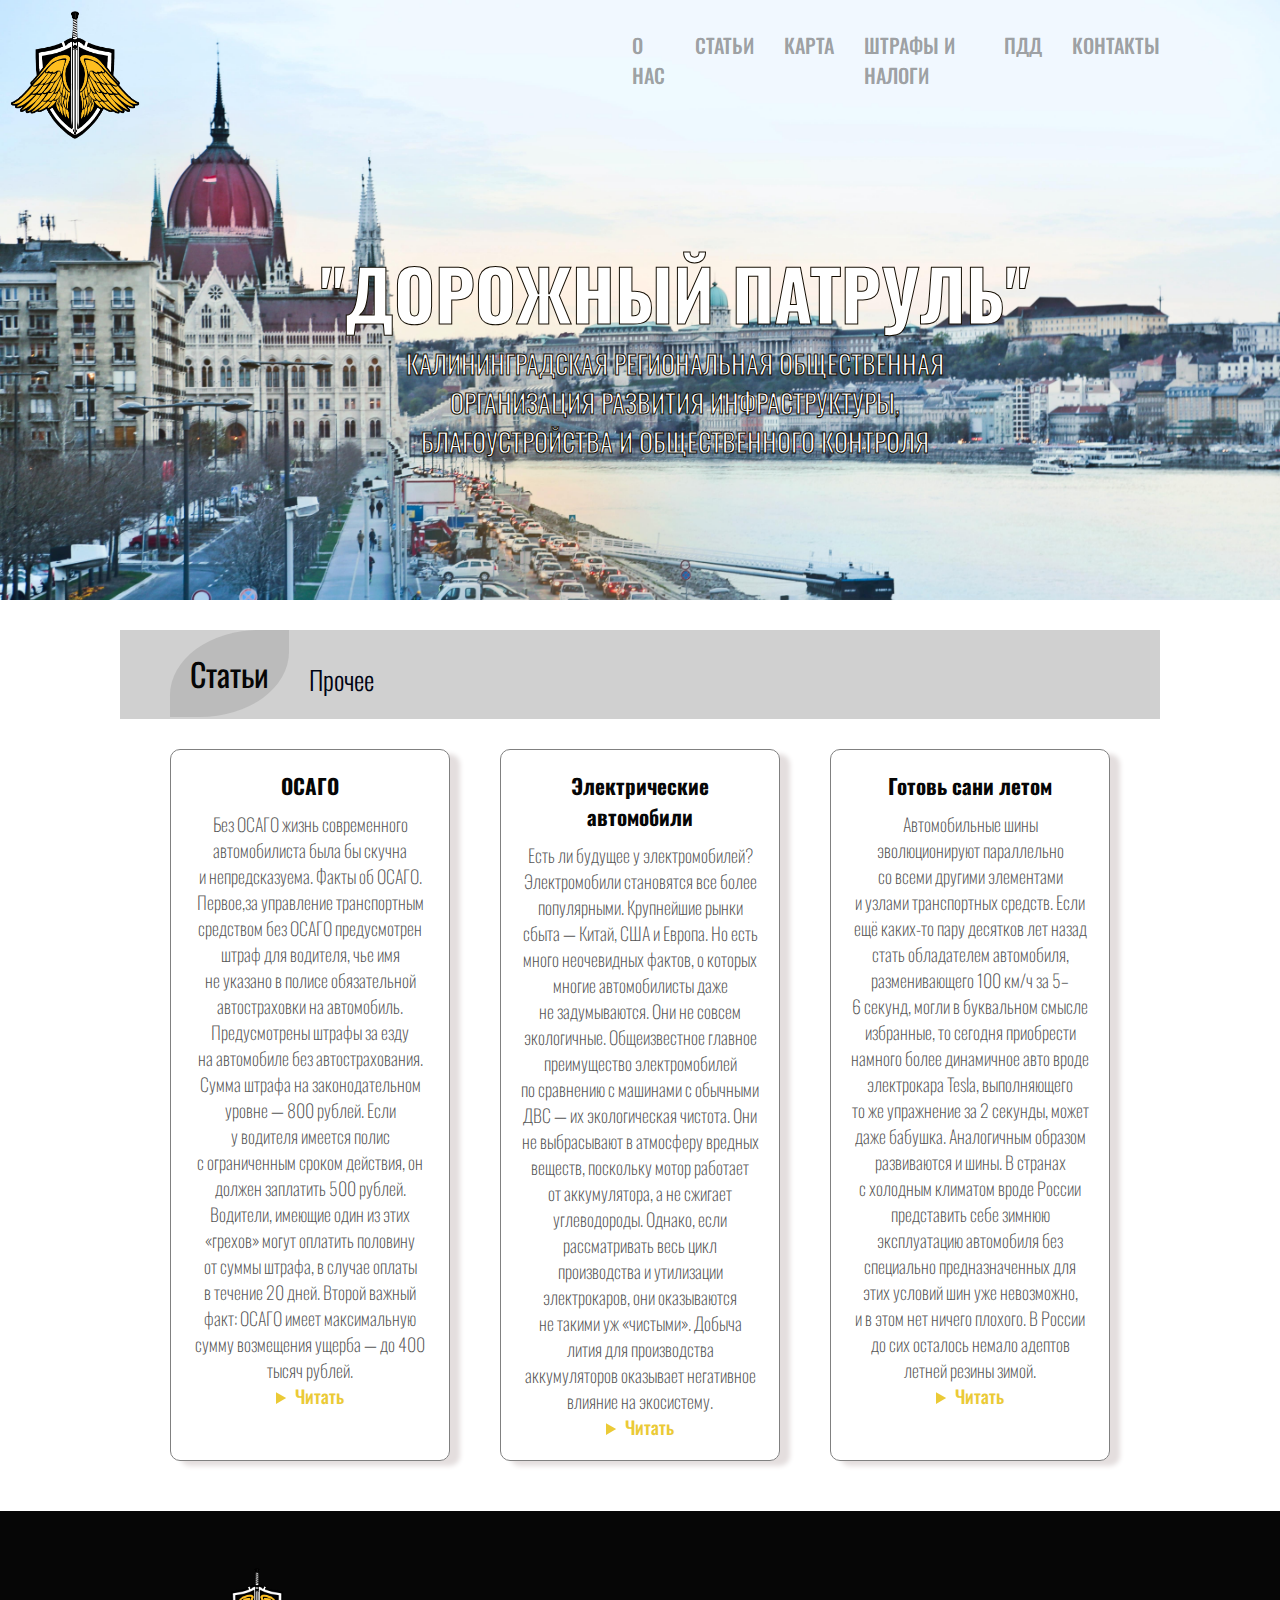
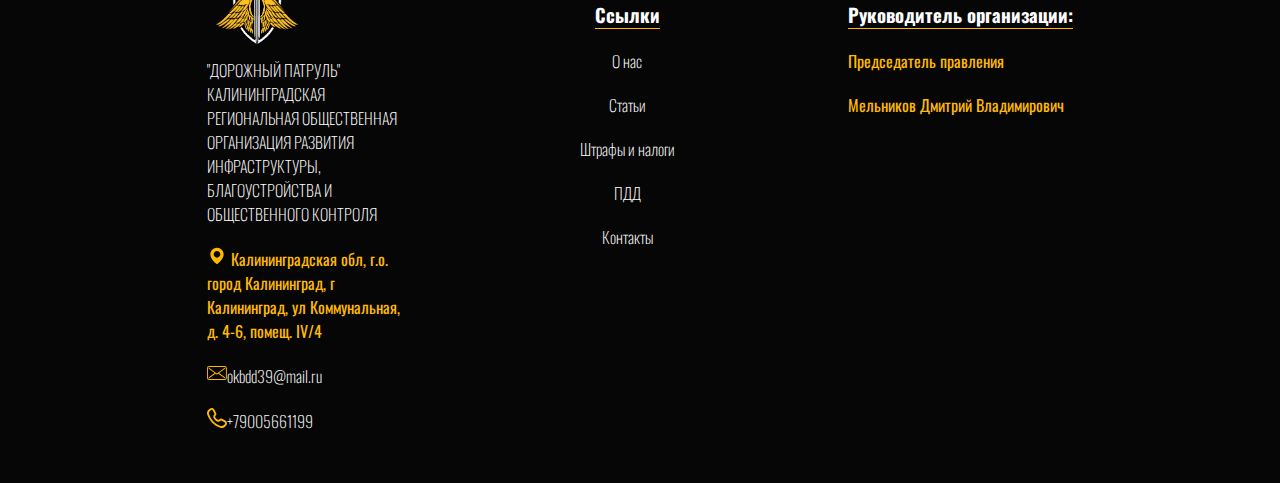
<file: articles_other.html>
<!DOCTYPE html>
<html lang="ru">

<head>
  <meta charset="UTF-8">
  <meta name="viewport" content="width=device-width, initial-scale=1.0">
  <title>Other and interesting-Articles</title>
  <link rel="stylesheet" href="scss/articles.scss">
  <link rel="stylesheet" href="scss/articles.css">
  <link rel="stylesheet" href="scss/articles/variables_articles.scss">
  <link rel="stylesheet" href="/scss/articles/variables_articles.css">
  <link rel="stylesheet" href="./style/header.scss">
  <link rel="preconnect" href="https://fonts.googleapis.com">
  <link rel="preconnect" href="https://fonts.gstatic.com" crossorigin>
  <link href="https://fonts.googleapis.com/css2?family=Oswald:wght@200;400;500;700&display=swap" rel="stylesheet">
  <link rel="stylesheet" href="./test/style.css">
    <link rel="stylesheet" href="./test/style.scss">
</head>


<body>

  <header class="header">
    <div class="logo_block">
      <a href="index.html">
        <img class="logo" src="./assets/logo.png" alt="Logo">
      </a>
    </div>
    <div class="header__title">
      <h1 class="header__name">"ДОРОЖНЫЙ ПАТРУЛЬ"</h1>
      <p class="header__text">КАЛИНИНГРАДСКАЯ РЕГИОНАЛЬНАЯ ОБЩЕСТВЕННАЯ<br> ОРГАНИЗАЦИЯ РАЗВИТИЯ
        ИНФРАСТРУКТУРЫ,<br> БЛАГОУСТРОЙСТВА И ОБЩЕСТВЕННОГО КОНТРОЛЯ</p>
    </div>
    <div class="header__navigation overlay">
      <nav>
        <ul class="header__nav container">
          <li class="header__link-block"><a class="header__link" href="#">О нас</a>
            <ul class="sub-menu">
              <li><a class="sub_link" href="#1">Информация</a></li>
              <li><a class="sub_link" href="#2">Местное отделение</a></li>
              <li><a class="sub_link" href="#3">Уставные документы</a></li>
            </ul>
          </li>
          <li class="header__link-block"><a class="header__link" href="/Articles.html">Статьи</a>
            <ul class="sub-menu">
              <li><a class="sub_link" href="/articles_law.html">Законодательство</a></li>
              <li><a class="sub_link" href="/articles_safety.html">БДД</a></li>
              <li><a class="sub_link" href="/articles_other.html">Прочее</a></li>
            </ul>
          </li>
          <li class="header__link-block"><a class="header__link" href="./map.html">Карта</a></li>
          <li class="header__link-block"><a class="header__link" href="./fine.html">Штрафы и Налоги</a>
            <ul class="sub-menu">
              <li><a class="sub_link" href="https://calcus.ru/transportnyj-nalog-kalkulyator/kaliningradskaya-oblast"
                  target="_blank">Перейти
                  на сайт ГИБДД</a></li>
              <li><a class="sub_link" href="https://calcus.ru/transportnyj-nalog-kalkulyator/kaliningradskaya-oblast"
                  target="_blank">Перейти
                  на сайт НАЛОГ</a></li>
            </ul>
          </li>
          <li class="header__link-block"><a class="header__link" href="#">ПДД</a>
            <ul class="sub-menu">
              <li><a class="sub_link" href="#1">Прочтите детям</a></li>
              <li><a class="sub_link" href="#2">Памятка первокласснику</a></li>
              <li><a class="sub_link" href="#3">Тест на знание ПДД</a></li>
            </ul>
          </li>
          <li class="header__link-block"><a class="header__link" href="./contacts.html">Контакты</a></li>
        </ul>
        <div class="dropdown">
          <button onclick="myFunction()" class="dropbtn">Меню</button>
          <div id="myDropdown" class="dropdown-content">
            <a class="header__link" href="#">О нас</a>
            <a class="header__link" href="#">Статьи</a>
            <a class="header__link" href="./map.html">Карта</a>
            <a class="header__link" href="./fine.html">Штрафы и Налоги</a>
            <a class="header__link" href="#">ПДД</a>
            <a class="header__link" href="./contacts.html">Контакты</a>
          </div>
        </div>
      </nav>
    </div>
  </header>

  <main class="articles-other container">
    <div class="articles-other__title">
      <h2 class="articles-other__title-first"><a class="articles" href="/Articles.html">Статьи</a>
      </h2>
      <h3 class="articles-other__title-second">Прочее</h3>
    </div>

    <div class="articles-main-other__cards">
      <div class="articles-main-other__card-law">
        <div class="articles__card-titlecard">
          <h3><a class="articles__card-titlecard">ОСАГО</a></h3>
          <div class="articles__card-text">
            <p>Без ОСАГО жизнь современного автомобилиста была&nbsp;бы скучна и&nbsp;непредсказуема. Факты
              об&nbsp;ОСАГО.
              Первое,за управление
              транспортным
              средством без ОСАГО предусмотрен штраф для водителя, чье имя не&nbsp;указано в&nbsp;полисе обязательной
              автостраховки на&nbsp;автомобиль. Предусмотрены штрафы за&nbsp;езду на&nbsp;автомобиле без
              автострахования. Сумма штрафа
              на&nbsp;законодательном уровне&nbsp;&mdash; 800&nbsp;рублей. Если у&nbsp;водителя имеется полис
              с&nbsp;ограниченным сроком действия, он
              должен заплатить 500&nbsp;рублей. Водители, имеющие один из&nbsp;этих &laquo;грехов&raquo; могут оплатить
              половину от&nbsp;суммы штрафа, в&nbsp;случае
              оплаты в&nbsp;течение 20&nbsp;дней. Второй важный факт: ОСАГО имеет максимальную сумму возмещения
              ущерба&nbsp;&mdash; до
              400 тысяч рублей.</p>
            <details>
              <summary>Читать</summary>
              <p>Такую сумму можно
                получить, если владелец авто имеет доказательства ущерба автомобилю, принесенного третьим лицом. Если
                был
                причинен вред здоровью или жизни, до&nbsp;500&nbsp;000 рублей выплачивается каждому пострадавшему.
                Автовладелец может оформить Европротокол для суммы ущерба до&nbsp;100&nbsp;000&nbsp;рублей.
                На&nbsp;сегодня
                вы&nbsp;можете
                самостоятельно оформить Европротокол с&nbsp;указанной суммой, не&nbsp;привлекая людей
                из&nbsp;Госавтоинспекции. Данная
                услуга доступна в&nbsp;любом регионе России, но&nbsp;с&nbsp;одним &laquo;но&raquo;: жертва
                и&nbsp;виновник
                обязаны сойтись во&nbsp;мнении.
                Жителям столичного региона и&nbsp;областей доступны выплаты по&nbsp;е-протоколу в&nbsp;сумме
                до&nbsp;400&nbsp;000&nbsp;рублей. Чтобы
                получить эту сумму, потребуется представить весомые доказательства аварии с&nbsp;причинением ущерба
                в&nbsp;видео фото-
                или видеоматериалов, отснятых на&nbsp;месте происшествия не&nbsp;позднее, чем через 60&nbsp;минут после
                случившегося.
                Это&nbsp;же требования действует для Европротокола с&nbsp;суммой до&nbsp;100&nbsp;000&nbsp;рублей, если
                стороны не&nbsp;пришли к&nbsp;общему
                согласию.</p>
              <p class="articles__card-text-law">Ознакомиться с Правилами ОСАГО вы можете здесь<a
                  href="https://www.consultant.ru/document/cons_doc_LAW_169343/bf6bb15e0bb84d86e00475bb53aa4381bb1297cf/?ysclid=llb1ju3pj0338729883"
                  class="inside_img sectionblock_button"><img src="/Img/Pointer.png" alt="просто нажмите"></a>
              </p>
              <p>Сколько же стоит ОСАГО сейчас? На просторах интернета можно найти
                достаточно информации об этом,</p>
              <p class="articles__card-text-law">например здесь<a href="https://www.sravni.ru/osago/"
                  class="inside_img sectionblock_button"><img src="/Img/Pointer.png" alt="просто нажмите"></a>
              </p>
            </details>
          </div>
        </div>
      </div>

      <div class="articles-main-other__card-law">
        <div class="articles__card-titlecard">
          <h3><a class="articles__card-titlecard">Электрические автомобили</a></h3>
          <div class="articles__card-text">
            <p>Есть ли будущее у электромобилей?</p>
            <p>Электромобили становятся все более популярными. Крупнейшие рынки сбыта&nbsp;&mdash; Китай, США
              и&nbsp;Европа. Но&nbsp;есть много неочевидных фактов, о&nbsp;которых многие автомобилисты даже
              не&nbsp;задумываются. Они не&nbsp;совсем экологичные. Общеизвестное главное преимущество электромобилей
              по&nbsp;сравнению с&nbsp;машинами с&nbsp;обычными ДВС&nbsp;&mdash; их&nbsp;экологическая чистота. Они
              не&nbsp;выбрасывают в&nbsp;атмосферу вредных веществ, поскольку мотор работает от&nbsp;аккумулятора,
              а&nbsp;не&nbsp;сжигает углеводороды. Однако, если рассматривать весь цикл производства
              и&nbsp;утилизации
              электрокаров, они оказываются не&nbsp;такими уж&nbsp;&laquo;чистыми&raquo;. Добыча лития для
              производства
              аккумуляторов оказывает негативное влияние на&nbsp;экосистему.</p>
            <details>
              <summary>Читать</summary>
              <p> В&nbsp;атмосферу выбрасывается углерод
                и&nbsp;хлорфторуглерод, но&nbsp;по&nbsp;сравнению с&nbsp;традиционными двигателями электромобили
                кажутся
                меньшим злом. Меньшая дальность хода
                Одним из&nbsp;факторов, влияющих на&nbsp;выбор покупателей, является дальность хода без подзарядки.
                Особенно, если машина приобретается не&nbsp;для городских поездок дом-офис-дом, а&nbsp;для длительных
                разъездов и&nbsp;дальних путешествий. Большинство электрокаров на&nbsp;рынке предлагает запас хода
                менее
                500&nbsp;километров, и&nbsp;лишь единицы&nbsp;&mdash; больше. По&nbsp;этому показателю они все еще
                уступают
                машинам с&nbsp;ДВС. Страшный сон владельца электрокара&nbsp;&mdash; оказаться с&nbsp;разряженным
                автомобилем
                вдали от&nbsp;зарядной станции. В&nbsp;случае с&nbsp;обсохшим бензиновым двигателем топливо можно
                подвезти
                в&nbsp;канистре, для электрокара все обстоит намного сложнее.
                Тишина
                Моторы электрокаров безмолвствуют, и&nbsp;об&nbsp;их&nbsp;приближении можно догадаться только шелесту
                шин.
                С&nbsp;одной стороны, электрокары существенно снижают уровень дорожного шума.
                С&nbsp;другой&nbsp;&mdash;
                водителям нравится слышать рычание мотора. В&nbsp;третьих, бесшумность электрокаров&nbsp;&mdash; вещь
                небезопасная. В&nbsp;2019 году в&nbsp;Евросоюзе даже приняли закон, обязывающий производителей
                электрокаров
                внедрять звуковое &laquo;сопровождение&raquo; при движении на&nbsp;скоростях выше 20&nbsp;км/ч.
                Идея электромобилей не&nbsp;нова
                Первые электромобили появились еще в&nbsp;XIX&nbsp;веке. В&nbsp;1828 году венгерский физик
                и&nbsp;электротехник Аньош Иштван Йедлик изобрел первый электродвигатель. В&nbsp;1839 году появилась
                первая
                электрическая карета, а&nbsp;в&nbsp;1881 году был изготовлен трехколесный велосипед Gustave Trouble.
                Но&nbsp;в&nbsp;битве электричества, пара и&nbsp;углеводородов победили последние, как более практичные
                и&nbsp;недорогие. Осложнившаяся экологическая обстановка привела в&nbsp;начале XXI века
                к&nbsp;возрождению
                электрокаров.
                Увеличить дальность хода можно при торможении
                Рекуперативное торможение позволяет подзаряжать аккумуляторы, переводя кинетическую энергию
                в&nbsp;потенциальную. С&nbsp;помощью этой функции гибридные автомобили и&nbsp;электрокары можно
                заряжать
                во&nbsp;время движения. Автопроизводители уже успешно применяют ее&nbsp;на&nbsp;своих электрокарах:
                Chevrolet Bolt, Nissan Leaf, Tesla Model&nbsp;3, Audi e-tron, Toyota Prius и&nbsp;Hyundai Kona.
                Более длительное время зарядки
                Автомобиль с&nbsp;бензиновым двигателем дозаправляется примерно за&nbsp;3&nbsp;&mdash; 4&nbsp;минуты,
                но&nbsp;зарядка электромобиля занимает существенно больше времени. Большинство владельцев электрокаров
                заряжают свои автомобили ночью от&nbsp;обычной розетки. В&nbsp;противном случае придется надолго
                задержаться
                на&nbsp;зарядной станции. Автопроизводители активно работают над различными системами быстрой зарядки.
                Например, Lucid Air можно заряжать по&nbsp;30&nbsp;километров в&nbsp;минуту или 480 километров
                за&nbsp;20&nbsp;минут. Porsche Taycan заряжается по&nbsp;25&nbsp;километров в&nbsp;минуту,
                а&nbsp;Nissan
                Leaf&nbsp;&mdash; 20&nbsp;километров в&nbsp;минуту.
                Дорогое обслуживание
                Срок службы большинства электрических батарей составляет 10&nbsp;лет, поэтому они не&nbsp;требуют
                регулярного обслуживания, особенно в&nbsp;полностью электрических автомобилях. В&nbsp;случае поломки
                электрокара, починить его самостоятельно вряд&nbsp;ли удастся, а&nbsp;услуги сертифицированных
                специалистов
                стоят недешево.
                Риск пожара
                Электромобили подвержены риску возгорания, как и&nbsp;автомобили с&nbsp;двигателем внутреннего
                сгорания.
                Разница между ними заключается в&nbsp;том, что возгорание электромобилей трудно потушить. Чтобы тушить
                пожар
                в&nbsp;традиционном автомобиле, потребуется примерно тонна воды. На&nbsp;тушение электрокара Tesla,
                как
                следует из&nbsp;инструкции по&nbsp;эксплуатации, уйдет в&nbsp;10&nbsp;&mdash; 30&nbsp;раз больше.
                Самыми
                распространенными причинами возгорания электрокаров являются перегрев, некачественные аккумуляторы,
                утечка
                химикатов и&nbsp;ДТП.
                Электромобили уязвимы для хакеров
                Учитывая сложные и&nbsp;передовые технологии, используемые в&nbsp;электромобилях, неудивительно, что
                они
                в&nbsp;большей степени подвержены взлому. Злоумышленники могут получить доступ к&nbsp;некоторым
                системам
                и&nbsp;программному обеспечению. Инженеры постоянно работают над повышением безопасности электрокаров,
                в&nbsp;том числе и&nbsp;компьютерной.
                Разряд батареи
                Катастрофическое падение емкости аккумуляторов может быть вызвано экстремально сильными морозами,
                механическими повреждениями или сбоем программного обеспечения. Емкость батареи падает, если
                электрокар
                долго стоит без дела. Чтобы предотвратить разряд аккумулятора, владелец должен регулярно ездить
                на&nbsp;электрокаре, зимой пользоваться гаражом и&nbsp;регулярно проводить техническое обслуживание.</p>
            </details>
          </div>
        </div>
      </div>


      <div class="articles-main-other__card-law">
        <div class="articles__card-titlecard">
          <h3><a class="articles__card-titlecard">Готовь сани летом</a></h3>
          <div class="articles__card-text">
            <p>Автомобильные шины эволюционируют параллельно со&nbsp;всеми другими элементами и&nbsp;узлами
              транспортных
              средств. Если ещё каких-то пару десятков лет назад стать обладателем автомобиля, разменивающего
              100&nbsp;км/ч за&nbsp;5&ndash;6&nbsp;секунд, могли в&nbsp;буквальном смысле избранные, то&nbsp;сегодня
              приобрести намного более динамичное авто вроде электрокара Tesla, выполняющего то&nbsp;же упражнение
              за&nbsp;2&nbsp;секунды, может даже бабушка. Аналогичным образом развиваются и&nbsp;шины.
              В&nbsp;странах
              с&nbsp;холодным климатом вроде России представить себе зимнюю эксплуатацию автомобиля без специально
              предназначенных для этих условий шин уже невозможно, и&nbsp;в&nbsp;этом нет ничего плохого. В&nbsp;России
              до&nbsp;сих осталось немало адептов летней резины зимой.
            </p>
            <details>
              <summary>Читать</summary>
              <p>В&nbsp;основном это
                представители
                так
                называемой старой школы&nbsp;&mdash; водители советской закалки,&nbsp;&mdash; а&nbsp;также лица
                со&nbsp;сниженной социальной ответственностью. Желание продолжать ездить зимой на&nbsp;летних шинах
                обусловлено несколькими факторами. Пожилые
                водители
                апеллируют к&nbsp;стародавним временам, когда ни&nbsp;о&nbsp;каких специализированных зимних шинах
                ни&nbsp;один советский человек и&nbsp;слыхом не&nbsp;слыхивал&nbsp;&mdash; и, мол, ничего, ездили
                и&nbsp;не&nbsp;бились.
                Опыт и&nbsp;мастерство действительно играют не&nbsp;последнюю роль, но&nbsp;сравнивать старые шины
                с&nbsp;новыми абсолютно некорректно, как и&nbsp;прежние скорости с&nbsp;современными, как чистые
                заснеженные
                дороги и&nbsp;дороги, сдобренные реагентами. Ещё раз повторим: в&nbsp;зимних условиях современные
                летние
                покрышки не&nbsp;работают&nbsp;&mdash; совсем, никак. Многие из&nbsp;них давным-давно превратились
                в&nbsp;полуслики, встреча со&nbsp;снегом и&nbsp;льдом для них фатальна.
                Летние шины действительно могут неплохо работать и&nbsp;зимой, но&nbsp;только в&nbsp;случае, когда они
                оказываются на&nbsp;совершенно сухом асфальте при околонулевой или плюсовой температуре. Не&nbsp;стоит
                забывать: погода переменчива, а&nbsp;заигрывание с&nbsp;безопасностью чревато.
                Приобретая автомобиль, современные автолюбители должны чётко понимать: машине нужен не&nbsp;один,
                а&nbsp;сразу два (а&nbsp;то&nbsp;и&nbsp;больше) комплекта резины. Кому-то покупка &laquo;зимы&raquo;
                может
                показаться не&nbsp;очень нужной и&nbsp;дорогостоящей процедурой, но&nbsp;в&nbsp;ней действительно есть
                смысл, и&nbsp;вот почему.
                Когда речь идёт о&nbsp;сезонных шинах, каждый из&nbsp;комплектов устанавливается на&nbsp;автомобиль
                лишь
                при
                определённых погодных условиях. Жизненный цикл &laquo;лета&raquo; и&nbsp;&laquo;зимы&raquo;
                растягивается
                на&nbsp;большее количество лет эксплуатации, вы&nbsp;ничего не&nbsp;теряете. Более того, современные
                шинные
                технологии не&nbsp;только повышают безопасность, но&nbsp;и&nbsp;позволяют экономить. К&nbsp;примеру,
                зимние
                покрышки на&nbsp;холоде изнашиваются заметно медленнее летних и&nbsp;позволяют сжигать меньшее
                количество
                топлива. Наконец, стоимость зимних и&nbsp;летних шин не&nbsp;слишком сильно разнится, а&nbsp;значит,
                реального смысла &laquo;экономить&raquo; на&nbsp;покупке &laquo;зимы&raquo; сегодня в&nbsp;принципе
                нет.
                рактика показывает, что самыми первыми в&nbsp;&laquo;день жестянщика&raquo; по&nbsp;кюветам
                разлетаются
                именно полноприводные автомобили&nbsp;&mdash; далеко не&nbsp;только потому, что их&nbsp;владельцы
                пренебрегают сезонной сменой шин. Причина в&nbsp;особенностях этих автомобилей.
                В&nbsp;России принято считать, полный привод наделяет любой автомобиль недюжинными способностями: он,
                мол,
                до&nbsp;последнего цепляется за&nbsp;промёрзший асфальт и&nbsp;спасает своего обладателя на&nbsp;любой
                резине и&nbsp;в&nbsp;любых условиях. Звучит, конечно, красиво, но&nbsp;всё обстоит с&nbsp;точностью
                до&nbsp;наоборот.
                Именно тяжёлым автомобилям с&nbsp;высоким центром тяжести, к&nbsp;коим, по&nbsp;сути, относится всё
                разномастное племя внедорожников и&nbsp;кроссоверов, жизненно необходимы качественные зимние шины.
                Срыв
                таких автомобилей в&nbsp;скольжение происходит намного более непредсказуемо и&nbsp;резко, вырулить
                в&nbsp;критической ситуации на&nbsp;одном лишь скиле не&nbsp;всегда возможно. При торможении зимой
                ваша
                полноприводная трансмиссия и&nbsp;вовсе никакой дополнительной помощи не&nbsp;окажет; колёса должны
                быть
                &laquo;обуты&raquo; в&nbsp;зимнюю резину.
                Профильные эксперты и&nbsp;профессиональные автогонщики в&nbsp;один голос заявляют, что лучшие зимние
                шины&nbsp;&mdash; узкие шины. Дело в&nbsp;удельном давлении на&nbsp;единицу площади: чем оно больше,
                тем
                эффективнее резина цепляется за&nbsp;нестабильное зимнее покрытие в&nbsp;виде снега и&nbsp;льда.
                И&nbsp;наоборот: чем шире шина и&nbsp;меньше вес на&nbsp;единицу площади, тем раньше начинает
                скользить
                автомобиль и&nbsp;тем хуже он&nbsp;управляется зимой. Правда, перебарщивать с&nbsp;заужением тоже
                не&nbsp;стоит: в&nbsp;поворотах на&nbsp;снегу узкая покрышка может оказаться неэффективной.
                Многие россияне под зиму стремятся оснастить свой автомобиль низкопрофильными шинами&nbsp;&mdash; мол,
                управляться машина будет лучше, езда станет более безопасной. В&nbsp;действительности на&nbsp;зиму
                лучше
                взять шины с&nbsp;высоким профилем. Они мягче отрабатывают все неровности асфальта и&nbsp;эффективнее
                преодолевают &laquo;языки&raquo; наледи. Повредить колёсные диски с&nbsp;&laquo;пухлыми&raquo;
                покрышками
                также заметно сложнее.</p>
            </details>
          </div>
        </div>
      </div>
    </div>



  </main>

  <footer class="footer">
    <div class="footer__content container">
      <div class="footer__left">
        <a href="index.html">
          <img class="footer__logo" src="./assets/logo.png" alt="Logo">
          <p class="footer__text">"ДОРОЖНЫЙ ПАТРУЛЬ"<br> КАЛИНИНГРАДСКАЯ РЕГИОНАЛЬНАЯ ОБЩЕСТВЕННАЯ<br>
            ОРГАНИЗАЦИЯ РАЗВИТИЯ ИНФРАСТРУКТУРЫ,<br> БЛАГОУСТРОЙСТВА И ОБЩЕСТВЕННОГО КОНТРОЛЯ</p>
        </a>
        <p class="footer__address"><svg class="address_img" height="10" viewBox="0 0 24 24" width="10"
            xmlns="http://www.w3.org/2000/svg">
            <path
              d="M12 2C7.589 2 4 5.589 4 9.995 3.971 16.44 11.696 21.784 12 22c0 0 8.029-5.56 8-12 0-4.411-3.589-8-8-8zm0 12c-2.21 0-4-1.79-4-4s1.79-4 4-4 4 1.79 4 4-1.79 4-4 4z" />
          </svg> Калининградская обл, г.о. город Калининград, г Калининград, ул Коммунальная, д. 4-6, помещ.
          IV/4</p>
        <p class="footer__address footer__text"><svg class="address_img" data-name="Livello 1" id="Livello_1"
            viewBox="0 0 129 128" xmlns="http://www.w3.org/2000/svg">
            <title />
            <path
              d="M116.73,31.83a3,3,0,0,0-4.2-.61L64.14,67.34a1,1,0,0,1-1.2,0L15.5,31.06a3,3,0,1,0-3.64,4.77L49.16,64.36,12.27,92.16A3,3,0,1,0,15.88,97L54.11,68.14l5.18,4a7,7,0,0,0,8.43.06l5.44-4.06L111.84,97a3,3,0,1,0,3.59-4.81L78.17,64.35,116.12,36A3,3,0,0,0,116.73,31.83Z" />
            <path
              d="M113,19H15A15,15,0,0,0,0,34V94a15,15,0,0,0,15,15h98a15,15,0,0,0,15-15V34A15,15,0,0,0,113,19Zm9,75a9,9,0,0,1-9,9H15a9,9,0,0,1-9-9V34a9,9,0,0,1,9-9h98a9,9,0,0,1,9,9Z" />
          </svg><a class="footer__links" href="mailto:okbdd39@mail.ru">okbdd39@mail.ru</a> </p>
        <p class="footer__address footer__text"><svg class="address_img" version="1.1" id="Capa_1"
            xmlns="http://www.w3.org/2000/svg" xmlns:xlink="http://www.w3.org/1999/xlink" x="0px" y="0px" fill="white"
            width="10px" height="10px" viewBox="0 0 612 612" style="enable-background:new 0 0 612 612;"
            xml:space="preserve">
            <g>
              <g id="Phone">
                <g>
                  <path d="M559.959,383.188l-99.145-50.93c-24.27-12.508-55.653-8.243-75.772,10.251l-11.571,10.595
                      c-11.226,10.328-28.726,12.719-42.323,5.681c-33.813-17.404-60.856-44.446-78.279-78.183c-7.133-13.847-4.857-30.83,5.718-42.305
                      l10.615-11.551c11.379-12.374,17.633-28.439,17.633-45.211c0-10.557-2.563-21.114-7.401-30.524l-50.987-99.067
                      C211.942,19.928,179.333,0,143.359,0c-21.152,0-41.195,6.771-57.949,19.565L55.27,42.553
                      c-47.334,36.07-66.785,98.36-48.444,154.989c61.085,188.382,209.132,340.311,396.021,406.426
                      c15.09,5.336,30.868,8.032,46.876,8.032c37.428,0,73.918-15.204,100.139-41.769l34.521-34.903
                      c17.824-18.016,27.616-41.846,27.616-67.109C611.999,432.244,592.051,399.674,559.959,383.188z M543.531,495.051l-34.501,34.903
                      c-22.147,22.414-57.223,30.504-87.058,19.947C251.817,489.734,117.024,351.384,61.409,179.871
                      c-10.844-33.526,0.65-70.38,28.668-91.743l30.16-23.007c6.675-5.087,14.669-7.784,23.122-7.784
                      c14.382,0,27.444,7.975,34.042,20.846l50.968,99.067c0.688,1.339,1.052,2.792,1.052,4.303c0,3.06-1.377,5.183-2.543,6.445
                      l-10.595,11.532c-26.737,29.07-32.532,72.197-14.42,107.33c22.874,44.407,58.522,79.98,102.988,102.892
                      c34.521,17.786,78.853,11.801,107.406-14.401l11.59-10.633c1.874-1.722,6.731-3.52,10.748-1.473l99.144,50.93
                      c12.891,6.617,20.885,19.66,20.885,34.043C554.604,478.297,550.665,487.821,543.531,495.051z" />
                </g>
              </g>
            </g>

          </svg><a class="footer__links" href="tel:+79005661199">+79005661199</a> </p>
      </div>
      <div class="footer__center">
        <h3 class="footer_title">Ссылки</h3>
        <a class="footer__links" href="#">О нас</a>
        <a class="footer__links" href="#">Статьи</a>
        <a class="footer__links" href="fine.html">Штрафы и налоги</a>
        <a class="footer__links" href="#">ПДД</a>
        <a class="footer__links" href="contacts.html">Контакты</a>
      </div>
      <div class="footer_right">
        <h3 class="footer_title">Руководитель организации:</h3>
        <p class="footer__address">Председатель правления</p>
        <p class="footer__address">Мельников Дмитрий Владимирович</p>
      </div>
    </div>
  </footer>
  <script>
    function myFunction() {
      document.getElementById("myDropdown").classList.toggle("show");
    }

    window.onclick = function (event) {
      if (!event.target.matches('.dropbtn')) {

        let dropdowns = document.getElementsByClassName("dropdown-content");
        let i;
        for (i = 0; i < dropdowns.length; i++) {
          let openDropdown = dropdowns[i];
          if (openDropdown.classList.contains('show')) {
            openDropdown.classList.remove('show');
          }
        }
      }
    }
  </script>

</body>

</html>
</file>
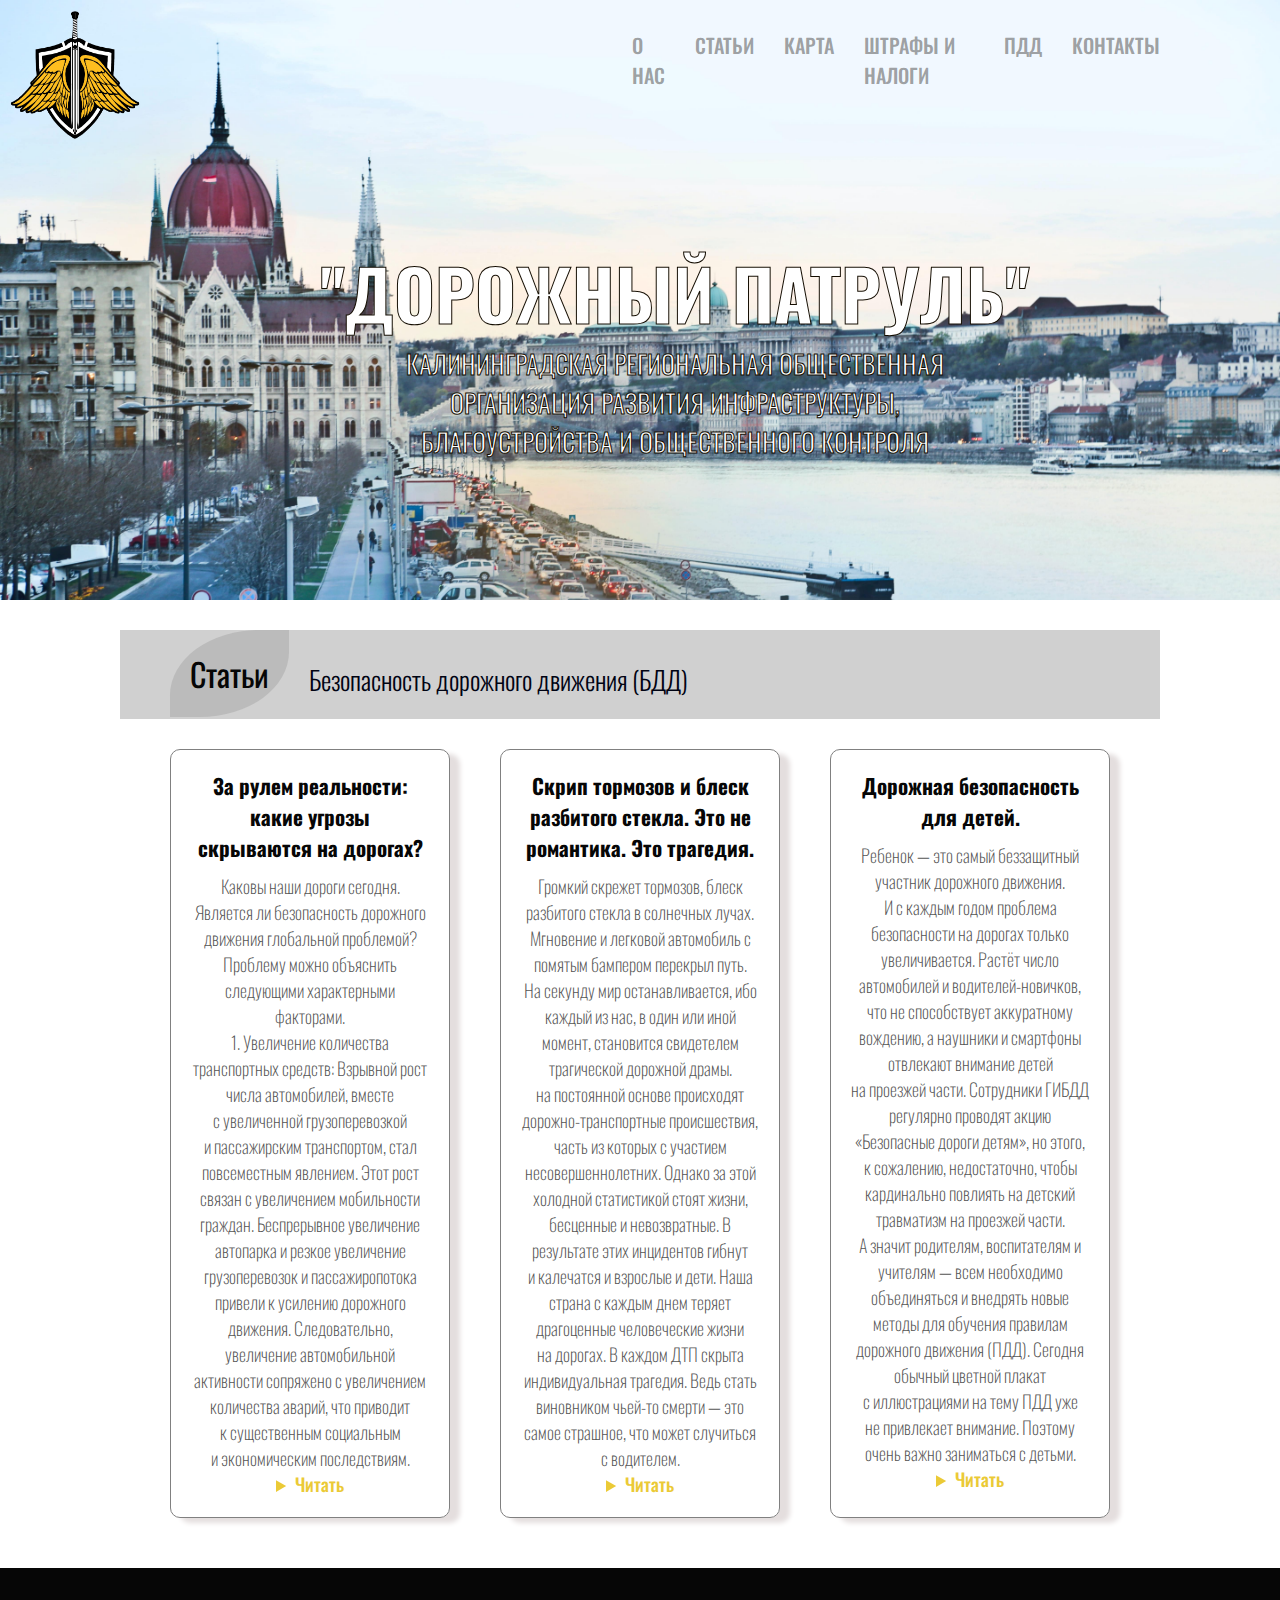
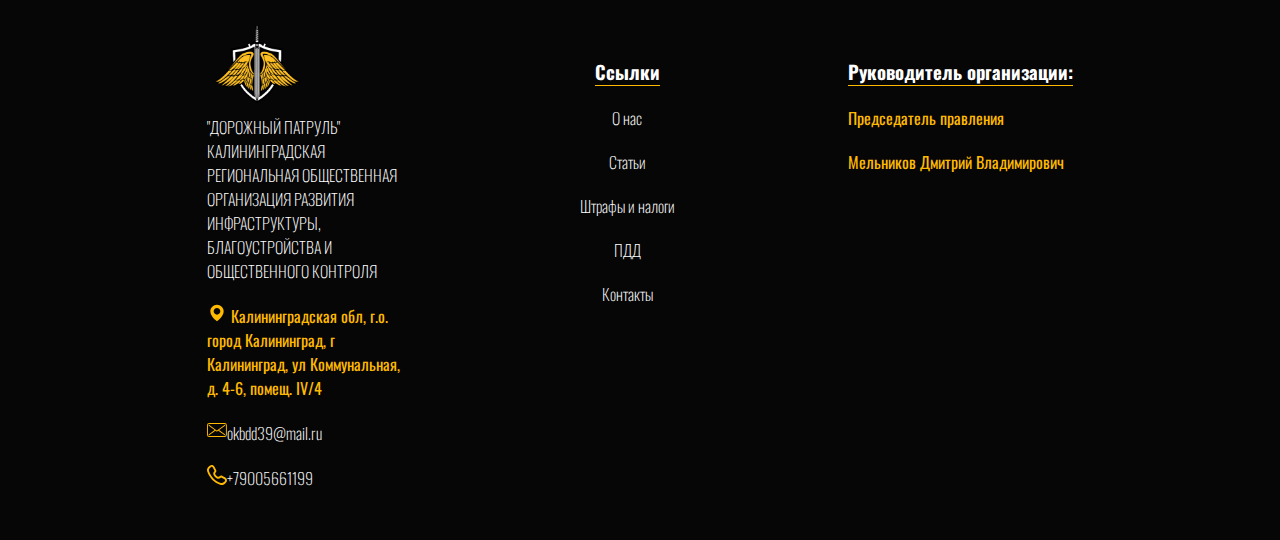
<file: articles_safety.html>
<!DOCTYPE html>
<html lang="ru">

<head>
  <meta charset="UTF-8">
  <meta name="viewport" content="width=device-width, initial-scale=1.0">
  <title>Safaty-Articles</title>
  <link rel="stylesheet" href="#">
  <link rel="stylesheet" href="scss/articles.scss">
  <link rel="stylesheet" href="scss/articles.css">
  <link rel="stylesheet" href="./style/header.scss">
  <link rel="stylesheet" href="scss/articles/variables_articles.scss">
  <link rel="stylesheet" href="/scss/articles/variables_articles.css">
  <link rel="preconnect" href="https://fonts.googleapis.com">
  <link rel="preconnect" href="https://fonts.gstatic.com" crossorigin>
  <link href="https://fonts.googleapis.com/css2?family=Oswald:wght@200;400;500;700&display=swap" rel="stylesheet">
  <link rel="stylesheet" href="./test/style.css">
    <link rel="stylesheet" href="./test/style.scss">
</head>


<body>

  <header class="header">
    <div class="logo_block">
      <a href="#">
        <img class="logo" src="./assets/logo.png" alt="Logo">
      </a>
    </div>
    <div class="header__title">
      <h1 class="header__name">"ДОРОЖНЫЙ ПАТРУЛЬ"</h1>
      <p class="header__text">КАЛИНИНГРАДСКАЯ РЕГИОНАЛЬНАЯ ОБЩЕСТВЕННАЯ<br> ОРГАНИЗАЦИЯ РАЗВИТИЯ
        ИНФРАСТРУКТУРЫ,<br> БЛАГОУСТРОЙСТВА И ОБЩЕСТВЕННОГО КОНТРОЛЯ</p>
    </div>
    <div class="header__navigation overlay">
      <nav>
        <ul class="header__nav container">
          <li class="header__link-block"><a class="header__link" href="#">О нас</a>
            <ul class="sub-menu">
              <li><a class="sub_link" href="#1">Информация</a></li>
              <li><a class="sub_link" href="#2">Местное отделение</a></li>
              <li><a class="sub_link" href="#3">Уставные документы</a></li>
            </ul>
          </li>
          <li class="header__link-block"><a class="header__link" href="/Articles.html">Статьи</a>
            <ul class="sub-menu">
              <li><a class="sub_link" href="/articles_law.html">Законодательство</a></li>
              <li><a class="sub_link" href="/articles_safety.html">БДД</a></li>
              <li><a class="sub_link" href="/articles_other.html">Прочее</a></li>
            </ul>
          </li>
          <li class="header__link-block"><a class="header__link" href="./map.html">Карта</a></li>
          <li class="header__link-block"><a class="header__link" href="./fine.html">Штрафы и Налоги</a>
            <ul class="sub-menu">
              <li><a class="sub_link" href="https://calcus.ru/transportnyj-nalog-kalkulyator/kaliningradskaya-oblast"
                  target="_blank">Перейти
                  на сайт ГИБДД</a></li>
              <li><a class="sub_link" href="https://calcus.ru/transportnyj-nalog-kalkulyator/kaliningradskaya-oblast"
                  target="_blank">Перейти
                  на сайт НАЛОГ</a></li>
            </ul>
          </li>
          <li class="header__link-block"><a class="header__link" href="#">ПДД</a>
            <ul class="sub-menu">
              <li><a class="sub_link" href="#1">Прочтите детям</a></li>
              <li><a class="sub_link" href="#2">Памятка первокласснику</a></li>
              <li><a class="sub_link" href="#3">Тест на знание ПДД</a></li>
            </ul>
          </li>
          <li class="header__link-block"><a class="header__link" href="./contacts.html">Контакты</a></li>
        </ul>
        <div class="dropdown">
          <button onclick="myFunction()" class="dropbtn">Меню</button>
          <div id="myDropdown" class="dropdown-content">
            <a class="header__link" href="#">О нас</a>
            <a class="header__link" href="#">Статьи</a>
            <a class="header__link" href="./map.html">Карта</a>
            <a class="header__link" href="./fine.html">Штрафы и Налоги</a>
            <a class="header__link" href="#">ПДД</a>
            <a class="header__link" href="./contacts.html">Контакты</a>
          </div>
        </div>
      </nav>
    </div>
  </header>

  <main class="articles-safety container">
    <div class="articles-safety__title">
      <h2 class="articles-safety__title-first"><a class="articles" href="/Articles.html">Статьи</a>
      </h2>
      <h3 class="articles-safety__title-second">Безопасность дорожного движения (БДД)</h3>
    </div>

    <div class="articles-main-safety__cards">
      <div class="articles-main-safety__card-law">
        <div class="articles__card-titlecard">
          <h3><a class="articles__card-titlecard">За рулем реальности: какие угрозы скрываются на дорогах?</a></h3>
          <div class="articles__card-text">
            <p>Каковы наши дороги сегодня. Является&nbsp;ли
              безопасность дорожного движения глобальной проблемой? Проблему можно объяснить следующими характерными
              факторами.</p>
            <p>1. Увеличение количества транспортных средств:
              Взрывной рост числа автомобилей, вместе с&nbsp;увеличенной грузоперевозкой и&nbsp;пассажирским
              транспортом,
              стал
              повсеместным явлением. Этот рост связан с&nbsp;увеличением мобильности граждан. Беспрерывное увеличение
              автопарка и
              резкое увеличение грузоперевозок и&nbsp;пассажиропотока привели к&nbsp;усилению дорожного движения.
              Следовательно,
              увеличение автомобильной активности сопряжено с&nbsp;увеличением количества аварий, что приводит
              к&nbsp;существенным
              социальным и&nbsp;экономическим последствиям.</p>
            <details>
              <summary>Читать</summary>
              <p class="fig">
                <img src="/Img/1_2_png.png" alt="traffic" style="width:100%">
              </p>
              <p>
                2. Жертвы на&nbsp;дорогах:
                В&nbsp;мире ежегодно погибает огромное количество
                человек в
                дорожно-транспортных происшествиях, а&nbsp;и&nbsp;еще большее количество становятся инвалидами или
                временно
                нетрудоспособными. Следует отметить, многие семьи тех, кто
                пострадал
                в
                авариях, также нуждаются в&nbsp;поддержке. Погибшие чаще всего&nbsp;&mdash; это работоспособные
                мужчины, составляющие
                ключевую составляющую общественного и&nbsp;национального прогресса.</p>
              <p class="fig">
                <img src="/Img/1_3_png.png" alt="traffic" style="width:100%">
              </p>
              <p>
                3. Отставание Инфраструктуры:
                Интенсификация движения превосходит медленное темпы реконструкции и&nbsp;расширения дорог. Это
                замедление
                обусловлено социально-экономическими соображениями. Каждый год все более остро проявляется недостаточная
                интенсивность развития и&nbsp;реконструкции дорожной сети. Технические средства управления движением
                открывают
                свою
                устаревшую сущность на&nbsp;фоне растущего числа автомобилей и&nbsp;их&nbsp;увеличивающихся скоростных
                характеристик.</p>
              <p class="fig">
                <img src="/Img/1_4_traffic-2_png.png" alt="traffic" style="width:100%">
              </p>
              <p>
                4.Городская Нагрузка:
                Ежегодно добавляется автомобилей в&nbsp;частное владение, в&nbsp;то&nbsp;время как пропускная
                способность
                улиц
                и&nbsp;магистралей
                остается на&nbsp;месте. Перегруженные дороги и&nbsp;улицы регулярно застаивают движение транспортных
                средств.
                Экспоненциальный рост автомобильного населения особенно остро ощущается в&nbsp;республиканских, краевых
                и&nbsp;областных
                центрах страны.</p>
              <p class="fig">
                <img src="/Img/1_5_pay_and_go_png.png" alt="traffic" style="width:100%">
              </p>
              <p>
                5. Плата за&nbsp;участие:
                Опыт международного сообщества подтверждает оптимальное решение&nbsp;&mdash; введение платных дорог для
                улучшения
                общественных дорог. Внедрение платных дорог может решить эту проблему, способствуя развитию общественных
                дорожных сетей, решению проблем безопасности дорожного движения, продвижению обслуживания
                на&nbsp;дорогах
                и
                привлечению долгосрочных инвесторов в&nbsp;эту сферу.</p>
              <p class="fig">
                <img src="/Img/1_6_left-right_png.png" alt="traffic" style="width:100%">
              </p>
              <p>
                6. Недисциплинированные участники движения:
                Безопасность на&nbsp;дорогах невозможно обеспечить, если водители, пассажиры и&nbsp;пешеходы ведут себя
                недисциплинированно. Общество подвергается определенным воздействиям, в&nbsp;результате которых граждане
                игнорируют Правила дорожного движения. Для решения этой проблемы водителям следует проявлять более
                терпимое
                поведение друг к&nbsp;другу на&nbsp;дороге. Нарушителей ПДД следует строго наказывать, ужесточая
                существующие
                наказания.
              </p>
            </details>
          </div>
        </div>
      </div>


      <div class="articles-main-safety__card-law">
        <div class="articles__card-titlecard">
          <h3><a class="articles__card-titlecard"><b>Скрип тормозов и блеск разбитого стекла. Это не романтика. Это
                трагедия.</b></a></h3>
          <div class="articles__card-text">
            <p>Громкий скрежет тормозов, блеск разбитого стекла в&nbsp;солнечных лучах. Мгновение и&nbsp;легковой
              автомобиль с
              помятым
              бампером перекрыл путь. На&nbsp;секунду мир останавливается, ибо каждый из&nbsp;нас, в&nbsp;один или
              иной
              момент,
              становится
              свидетелем трагической дорожной драмы.
              на&nbsp;постоянной основе происходят дорожно-транспортные происшествия, часть из&nbsp;которых
              с&nbsp;участием несовершеннолетних. Однако за&nbsp;этой холодной статистикой стоят жизни, бесценные
              и&nbsp;невозвратные.
              В
              результате этих инцидентов гибнут и&nbsp;калечатся и&nbsp;взрослые и&nbsp;дети.
              Наша страна с&nbsp;каждым днем теряет драгоценные человеческие жизни на&nbsp;дорогах. В&nbsp;каждом ДТП
              скрыта индивидуальная трагедия. Ведь стать виновником чьей-то смерти&nbsp;&mdash; это
              самое страшное, чтo может случиться с&nbsp;водителем.</p>
            <details>
              <summary>Читать</summary>
              <p class="fig">
                <img src="/Img/2_2_png.png" alt="traffic" style="width:100%">
              </p>
              <p>Машины могут быть починены, штрафы оплачены, но&nbsp;душевные раны
                исцелить
                гораздо
                сложнее, а&nbsp;может и&nbsp;невозможно вовсе.
                Что побуждает нас рисковать? Что заставляет нас терять голову, нажимать на&nbsp;газ?
                Звонкий скрип тормозов и&nbsp;удар стальных конструкций друг о&nbsp;друга. Вспышка красного света
                мигалки,
                сирена
                скорой
                помощи. А&nbsp;потом уже ничто не&nbsp;в&nbsp;силах спасти&nbsp;&mdash; страшная борьбасос временем,
                судьбой. Все это далеко не
                просто
                случайности дороги, это жизнь, которая может мгновенно поменяться.
                Статистика, дробные цифры, но&nbsp;стоит лишь на&nbsp;мгновение приглядеться, и&nbsp;вы&nbsp;поймете,
                что
                каждая из&nbsp;этих цифр
                -
                это
                реальная судьба, настоящая беда. Стоит&nbsp;ли спешка, стоит&nbsp;ли риск, стоящий за&nbsp;соблюдением
                скоростных режимов
                и&nbsp;правил
                дорожного
                движения, потери человеческих жизней?
                Мы&nbsp;обычно слышим, что смерть миллионов&nbsp;&mdash; это статистика, но&nbsp;смерть одного
                человека&nbsp;&mdash; это настоящая
                трагедия.
                В&nbsp;наших руках сила, способная создавать или
                разрушать. Наши действия на&nbsp;дороге оказывают влияние не&nbsp;только на&nbsp;нашу жизнь,
                но&nbsp;и&nbsp;на&nbsp;жизни других. Иногда
                нам
                кажется, что скорость&nbsp;&mdash; это сила и&nbsp;свобода. Но&nbsp;на&nbsp;самом деле, настоящая сила
                в&nbsp;ответственности за&nbsp;себя и
                за
                других.
                Культура поведения на&nbsp;дороге&nbsp;&mdash; это нечто большее, чем просто соблюдение правил. Это наше
                уважение к&nbsp;жизни,
                забота о&nbsp;других, готовность делать мир безопаснее. Это пример, который мы&nbsp;можем установить для
                других и
                передать
                следующим поколениям. Давайте помнить, что каждый ДТП&nbsp;&mdash; это не&nbsp;просто инцидент, это
                трагедия, которую
                можно
                предотвратить. Ведь за&nbsp;рулем мы&nbsp;несем ответственность за&nbsp;жизни, и&nbsp;это стоит больше,
                чем любая спешка или
                нетерпимость.</p>
              <p class="fig">
                <img src="/Img/2_3_png.png" alt="traffic" style="width:100%">
              </p>
            </details>
          </div>
        </div>
      </div>

      <div class="articles-main-safety__card-law">
        <div class="articles__card-titlecard">
          <h3><a class="articles__card-titlecard"><b>Дорожная безопасность для детей.</b></a></h3>
          <div class="articles__card-text">
            <p>Ребенок&nbsp;&mdash; это самый беззащитный участник дорожного движения. И&nbsp;с&nbsp;каждым годом
              проблема безопасности на дорогах только увеличивается. Растёт число автомобилей и&nbsp;водителей-новичков,
              что не&nbsp;способствует
              аккуратному вождению, а наушники и&nbsp;смартфоны отвлекают внимание детей на&nbsp;проезжей части.
              Сотрудники ГИБДД регулярно проводят акцию &laquo;Безопасные дороги детям&raquo;, но&nbsp;этого,
              к&nbsp;сожалению,
              недостаточно,
              чтобы
              кардинально повлиять на&nbsp;детский травматизм на&nbsp;проезжей части. А&nbsp;значит родителям,
              воспитателям и
              учителям
              &mdash;
              всем
              необходимо объединяться и&nbsp;внедрять новые методы для обучения правилам дорожного движения (ПДД).
              Сегодня обычный цветной плакат с&nbsp;иллюстрациями на&nbsp;тему ПДД уже не&nbsp;привлекает внимание.
              Поэтому очень
              важно заниматься с детьми.</p>
            <details>
              <summary>Читать</summary>
              <p>
                Проводить тематические игры в&nbsp;детском саду, создавать обучающие мультики для малышей, проводить
                инструктажи
                для
                школьников и&nbsp;разрабатывать интерактивные занятия на&nbsp;эту тему. Только всесторонний подход
                к&nbsp;проблеме
                безопасности
                на&nbsp;дороге поможет сократить количество происшествий с&nbsp;участием детей.
              <p class="fig">
                <img src="/Img/3_3_png.png" alt="traffic" style="width:100%">
              </p>
              <p>Однако именно родители несут ответственность, за&nbsp;то&nbsp;что должен знать ребёнок, когда
                он&nbsp;становится
                участником
                дорожного движения. Они, как никто другой, заинтересованы в&nbsp;сохранении жизни и&nbsp;здоровья
                своего малыша.
                Важно
                помнить, что знакомить детей с&nbsp;ПДД необходимо задолго до&nbsp;того, как они самостоятельно
                отправятся
                переходить
                дорогу.
                Правила дорожного движения для детей, рассказанные в&nbsp;простой и&nbsp;понятной форме,&nbsp;&mdash;
                шаг на&nbsp;пути к
                осознанному
                поведению на&nbsp;городских улицах. Закреплённые в&nbsp;виде игры или за&nbsp;просмотром мультфильма,
                ПДД надёжно
                зафиксируются
                в&nbsp;голове ребёнка, и&nbsp;родитель сможет быть спокойным за&nbsp;своего сына или дочь.
                Когда стоит начинать обучать малыша правилам дорожного движения?
                Почему детей важно учить ПДД?
                В&nbsp;мире живёт почти восемь миллиардов людей. При этом, согласно мировой статистике, на&nbsp;всю
                планету
                приходится
                более одного миллиарда автомобилей. Добавим к&nbsp;ним самокаты, мотоциклы, общественный транспорт и
                получим
                огромное
                количество транспортных средств, а&nbsp;также других пешеходов, с&nbsp;которыми вашему ребёнку
                придется
                сталкиваться
                ежедневно. Не&nbsp;все восемь миллиардов, конечно, но&nbsp;существенное количество, особенно если
                вы&nbsp;проживаете
                в
                городе-миллионнике.
              <p class="fig">
                <img src="/Img/3_4_png.png" alt="traffic" style="width:100%">
              </p>
              <p>ПДД для детей&nbsp;&mdash; это конкретный свод правил и&nbsp;предостережений, который помогает
                уберечь ребёнка от&nbsp;опасностей большого города. Выученные назубок, многократно повторённые,
                проверенные на&nbsp;практике, они способны сохранить
                здоровье и&nbsp;спасти жизнь. Каждый родитель понимает, что однажды ребёнок окажется на&nbsp;улице
                один. Придет
                время, и&nbsp;он&nbsp;самостоятельно пойдёт в&nbsp;школу, секцию, к&nbsp;друзьям в&nbsp;гости или
                в&nbsp;магазин. И&nbsp;к&nbsp;этому моменту правила дорожного движения должны быть &laquo;вшиты&raquo;
                в&nbsp;подкорку. В&nbsp;каком возрасте и&nbsp;как лучше изучать ПДД? Кому-то может показаться, что
                правила дорожного движения для детей дошкольного возраста будут непонятны, чрезмерны. Ведь
                в&nbsp;садик ребёнка наверняка водит или возит родитель или старший родственник!
              </p>
              <p class="fig">
                <img src="/Img/3_5_png.png" alt="traffic" style="width:100%">
              </p>
            </details>
          </div>
        </div>
      </div>
    </div>




  </main>

  <footer class="footer">
    <div class="footer__content container">
      <div class="footer__left">
        <a href="#">
          <img class="footer__logo" src="/Img/logo.png" alt="Logo">
          <p class="footer__text">"ДОРОЖНЫЙ ПАТРУЛЬ"<br> КАЛИНИНГРАДСКАЯ РЕГИОНАЛЬНАЯ ОБЩЕСТВЕННАЯ<br>
            ОРГАНИЗАЦИЯ РАЗВИТИЯ ИНФРАСТРУКТУРЫ,<br> БЛАГОУСТРОЙСТВА И ОБЩЕСТВЕННОГО КОНТРОЛЯ</p>
        </a>
        <p class="footer__address"><svg class="address_img" height="10" viewBox="0 0 24 24" width="10"
            xmlns="http://www.w3.org/2000/svg">
            <path
              d="M12 2C7.589 2 4 5.589 4 9.995 3.971 16.44 11.696 21.784 12 22c0 0 8.029-5.56 8-12 0-4.411-3.589-8-8-8zm0 12c-2.21 0-4-1.79-4-4s1.79-4 4-4 4 1.79 4 4-1.79 4-4 4z" />
          </svg> Калининградская обл, г.о. город Калининград, г Калининград, ул Коммунальная, д. 4-6, помещ.
          IV/4</p>
        <p class="footer__address footer__text"><svg class="address_img" data-name="Livello 1" id="Livello_1"
            viewBox="0 0 129 128" xmlns="http://www.w3.org/2000/svg">
            <title />
            <path
              d="M116.73,31.83a3,3,0,0,0-4.2-.61L64.14,67.34a1,1,0,0,1-1.2,0L15.5,31.06a3,3,0,1,0-3.64,4.77L49.16,64.36,12.27,92.16A3,3,0,1,0,15.88,97L54.11,68.14l5.18,4a7,7,0,0,0,8.43.06l5.44-4.06L111.84,97a3,3,0,1,0,3.59-4.81L78.17,64.35,116.12,36A3,3,0,0,0,116.73,31.83Z" />
            <path
              d="M113,19H15A15,15,0,0,0,0,34V94a15,15,0,0,0,15,15h98a15,15,0,0,0,15-15V34A15,15,0,0,0,113,19Zm9,75a9,9,0,0,1-9,9H15a9,9,0,0,1-9-9V34a9,9,0,0,1,9-9h98a9,9,0,0,1,9,9Z" />
          </svg><a class="footer__links" href="mailto:okbdd39@mail.ru">okbdd39@mail.ru</a> </p>
        <p class="footer__address footer__text"><svg class="address_img" version="1.1" id="Capa_1"
            xmlns="http://www.w3.org/2000/svg" xmlns:xlink="http://www.w3.org/1999/xlink" x="0px" y="0px" fill="white"
            width="10px" height="10px" viewBox="0 0 612 612" style="enable-background:new 0 0 612 612;"
            xml:space="preserve">
            <g>
              <g id="Phone">
                <g>
                  <path d="M559.959,383.188l-99.145-50.93c-24.27-12.508-55.653-8.243-75.772,10.251l-11.571,10.595
                      c-11.226,10.328-28.726,12.719-42.323,5.681c-33.813-17.404-60.856-44.446-78.279-78.183c-7.133-13.847-4.857-30.83,5.718-42.305
                      l10.615-11.551c11.379-12.374,17.633-28.439,17.633-45.211c0-10.557-2.563-21.114-7.401-30.524l-50.987-99.067
                      C211.942,19.928,179.333,0,143.359,0c-21.152,0-41.195,6.771-57.949,19.565L55.27,42.553
                      c-47.334,36.07-66.785,98.36-48.444,154.989c61.085,188.382,209.132,340.311,396.021,406.426
                      c15.09,5.336,30.868,8.032,46.876,8.032c37.428,0,73.918-15.204,100.139-41.769l34.521-34.903
                      c17.824-18.016,27.616-41.846,27.616-67.109C611.999,432.244,592.051,399.674,559.959,383.188z M543.531,495.051l-34.501,34.903
                      c-22.147,22.414-57.223,30.504-87.058,19.947C251.817,489.734,117.024,351.384,61.409,179.871
                      c-10.844-33.526,0.65-70.38,28.668-91.743l30.16-23.007c6.675-5.087,14.669-7.784,23.122-7.784
                      c14.382,0,27.444,7.975,34.042,20.846l50.968,99.067c0.688,1.339,1.052,2.792,1.052,4.303c0,3.06-1.377,5.183-2.543,6.445
                      l-10.595,11.532c-26.737,29.07-32.532,72.197-14.42,107.33c22.874,44.407,58.522,79.98,102.988,102.892
                      c34.521,17.786,78.853,11.801,107.406-14.401l11.59-10.633c1.874-1.722,6.731-3.52,10.748-1.473l99.144,50.93
                      c12.891,6.617,20.885,19.66,20.885,34.043C554.604,478.297,550.665,487.821,543.531,495.051z" />
                </g>
              </g>
            </g>

          </svg><a class="footer__links" href="tel:+79005661199">+79005661199</a> </p>
      </div>
      <div class="footer__center">
        <h3 class="footer_title">Ссылки</h3>
        <a class="footer__links" href="#">О нас</a>
        <a class="footer__links" href="#">Статьи</a>
        <a class="footer__links" href="fine.html">Штрафы и налоги</a>
        <a class="footer__links" href="#">ПДД</a>
        <a class="footer__links" href="contacts.html">Контакты</a>
      </div>
      <div class="footer_right">
        <h3 class="footer_title">Руководитель организации:</h3>
        <p class="footer__address">Председатель правления</p>
        <p class="footer__address">Мельников Дмитрий Владимирович</p>
      </div>
    </div>
  </footer>

  <script>
    function myFunction() {
      document.getElementById("myDropdown").classList.toggle("show");
    }

    window.onclick = function (event) {
      if (!event.target.matches('.dropbtn')) {

        let dropdowns = document.getElementsByClassName("dropdown-content");
        let i;
        for (i = 0; i < dropdowns.length; i++) {
          let openDropdown = dropdowns[i];
          if (openDropdown.classList.contains('show')) {
            openDropdown.classList.remove('show');
          }
        }
      }
    }
  </script>

</body>

</html>
</file>
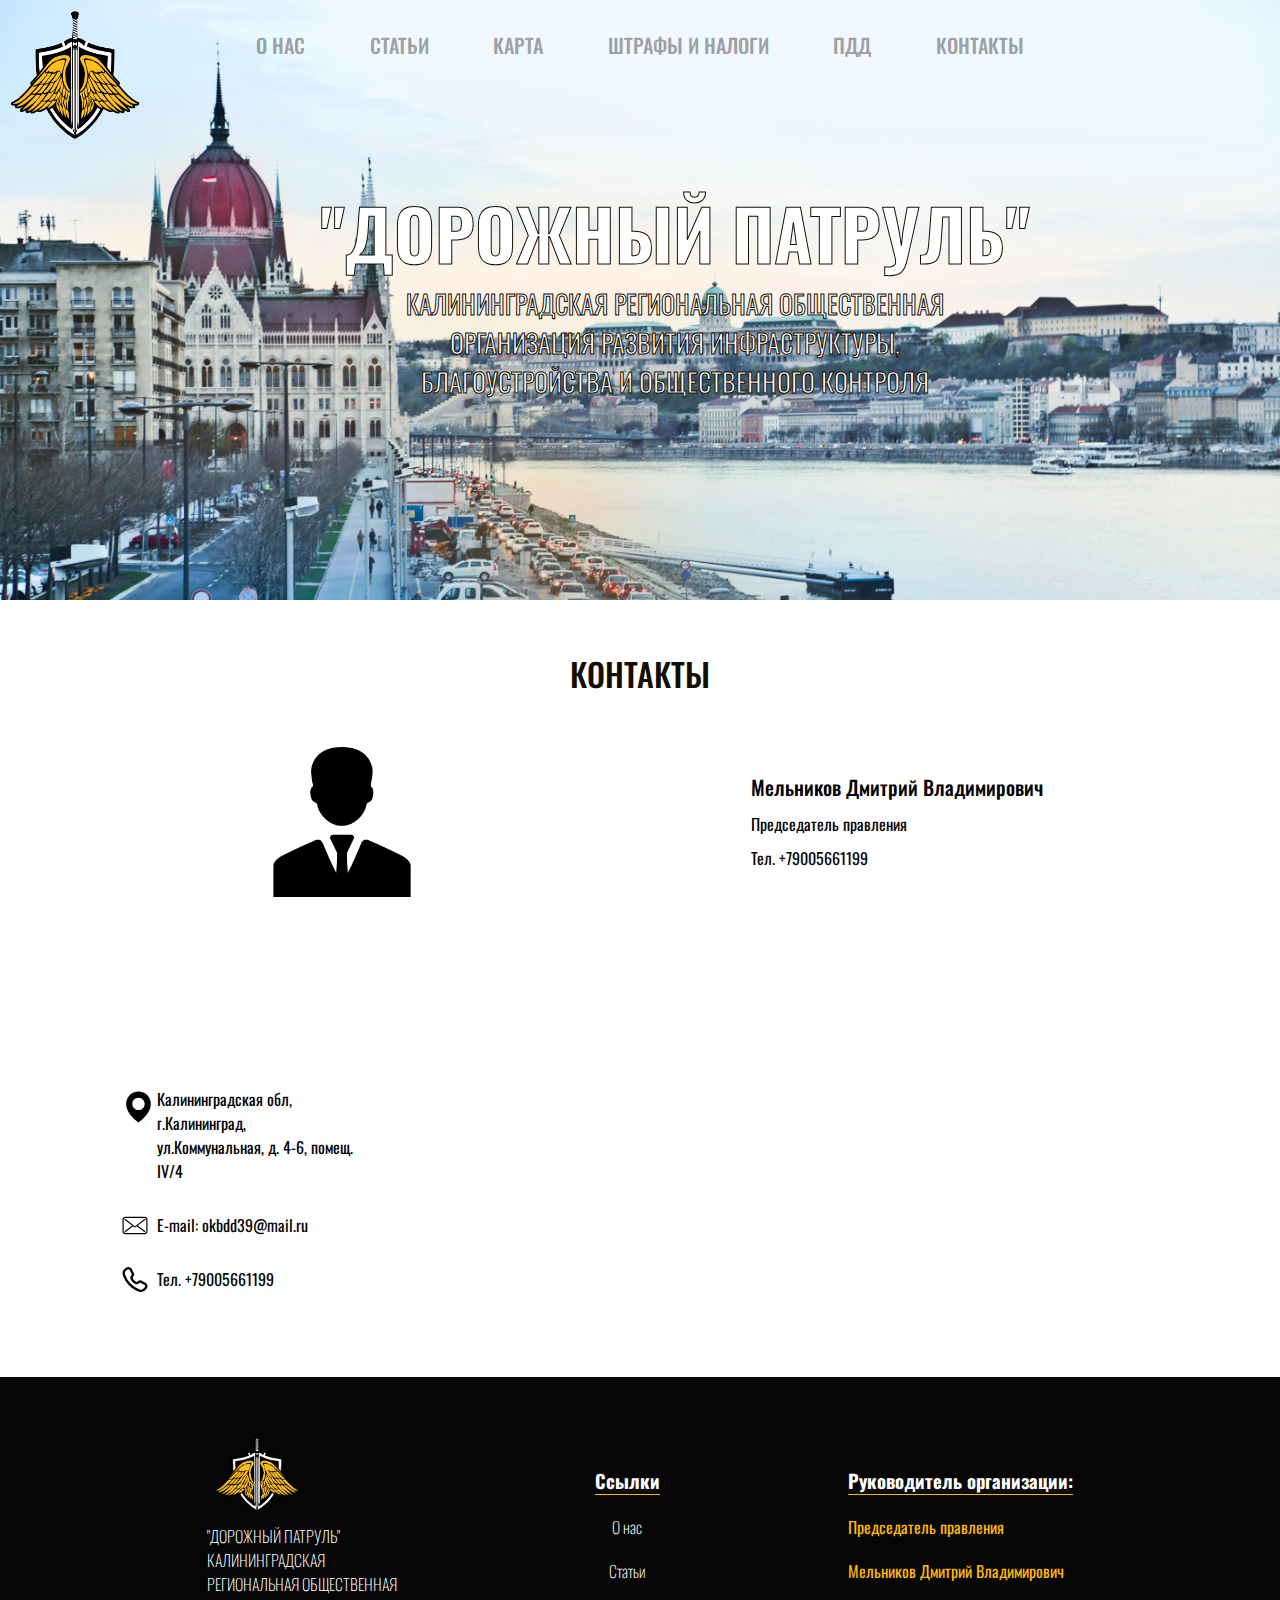
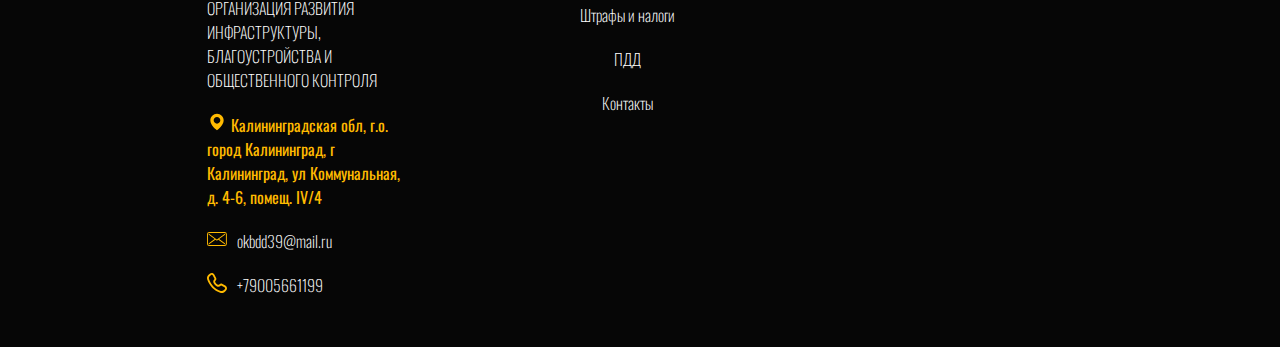
<file: contacts.html>
<!DOCTYPE html>
<html lang="ru">

<head>
    <meta charset="UTF-8">
    <meta http-equiv="X-UA-Compatible" content="IE=edge">
    <meta name="viewport" content="width=device-width, initial-scale=1.0">
    <link rel="stylesheet" href="scss/contacts/contacts.scss">
    <link rel="stylesheet" href="scss/contacts/contacts.css">
    <link rel="preconnect" href="https://fonts.googleapis.com">
    <link rel="preconnect" href="https://fonts.gstatic.com" crossorigin>
    <link href="https://fonts.googleapis.com/css2?family=Oswald:wght@200;400;500;700&display=swap" rel="stylesheet">
    <title>Контакты</title>
</head>

<body>
    <header class="header-pages">
        <div class="logo_block">
            <a href="index.html">
                <img class="logo" src="./assets/logo.png" alt="logo">
            </a>
        </div>
        <div class="header-pages__title">
            <h1 class="header-pages__name">"ДОРОЖНЫЙ ПАТРУЛЬ"</h1>
            <p class="header-pages__text">КАЛИНИНГРАДСКАЯ РЕГИОНАЛЬНАЯ ОБЩЕСТВЕННАЯ<br> ОРГАНИЗАЦИЯ РАЗВИТИЯ
                ИНФРАСТРУКТУРЫ,<br> БЛАГОУСТРОЙСТВА И ОБЩЕСТВЕННОГО КОНТРОЛЯ</p>
        </div>
        <div class="header-pages__navigation overlay">
            <nav>
                <ul class="header-pages__nav container">
                    <li class="header-pages__link-block"><a class="header-pages__link" href="about_us.html">О нас</a>
                        <ul class="sub-menu">
                            <li><a class="sub_link" href="#1">Информация</a></li>
                            <li><a class="sub_link" href="#2">Местное отделение</a></li>
                            <li><a class="sub_link" href="#3">Уставные документы</a></li>
                        </ul>
                    </li>
                    <li class="header-pages__link-block"><a class="header-pages__link" href="Articles.html">Статьи</a>
                        <ul class="sub-menu">
                            <li><a class="sub_link" href="articles_law.html">Законодательство</a></li>
                            <li><a class="sub_link" href="articles_safety.html">БДД</a></li>
                            <li><a class="sub_link" href="articles_other.html">Прочее</a></li>
                        </ul>
                    </li>
                    <li class="header-pages__link-block"><a class="header-pages__link" href="./map.html">Карта</a></li>
                    <li class="header-pages__link-block"><a class="header-pages__link" href="./fine.html">Штрафы и
                            Налоги</a>
                        <ul class="sub-menu">
                            <li><a class="sub_link"
                                    href="https://calcus.ru/transportnyj-nalog-kalkulyator/kaliningradskaya-oblast"
                                    target="_blank">Перейти
                                    на сайт ГИБДД</a></li>
                            <li><a class="sub_link"
                                    href="https://calcus.ru/transportnyj-nalog-kalkulyator/kaliningradskaya-oblast"
                                    target="_blank">Перейти
                                    на сайт НАЛОГ</a></li>
                        </ul>
                    </li>
                    <li class="header-pages__link-block"><a class="header-pages__link" href="#">ПДД</a>
                        <ul class="sub-menu">
                            <li><a class="sub_link" href="pdd.html">Прочтите детям</a></li>
                            <li><a class="sub_link" href="pddpam.html">Памятка первокласснику</a></li>
                            <li><a class="sub_link" href="test.html">Тест на знание ПДД</a></li>
                        </ul>
                    </li>
                    <li class="header-pages__link-block"><a class="header-pages__link"
                            href="./contacts.html">Контакты</a></li>
                </ul>
                <div class="dropdown-pages">
                    <button onclick="myFunction()" class="dropbtn-pages">Меню</button>
                    <div id="myDropdown" class="dropdown-contents">
                        <a class="header-pages__link" href="about_us.html">О нас</a>
                        <a class="header-pages__link" href="Articles.html">Статьи</a>
                        <a class="header-pages__link" href="./map.html">Карта</a>
                        <a class="header-pages__link" href="./fine.html">Штрафы и Налоги</a>
                        <a class="header-pages__link" href="pdd.html">ПДД</a>
                        <a class="header-pages__link" href="./contacts.html">Контакты</a>
                    </div>
                </div>
            </nav>
        </div>
    </header>

    <main class="contacts-main container">
        <div class="contacts-main__contact">
            <div class="contacts-main__names">
                <h1 class="contacts-main__title">Контакты</h1>
            </div>
            <div class="contacts-main__block-top">
                <div class="contacts-main__photo">
                    <img src="./assets/man.png" alt="photo" width="150" height="150">
                </div>
                <div class="contacts-main__texts">
                    <div class="contacts-main__name">Мельников Дмитрий Владимирович</div>
                    <div class="contacts-main__job">Председатель правления</div>
                    <a class="contacts-main__tel" href="tel:+79005661199">Тел. +79005661199</a>
                </div>
            </div>
            <div class="contacts-main__block-bottom">
                <div class="contacts-main__items">
                    <div class="contacts-main__address"><svg class="contacts-main__svg-address" height="40" width="37"
                            viewBox="0 0 24 24" xmlns="http://www.w3.org/2000/svg">
                            <path
                                d="M12 2C7.589 2 4 5.589 4 9.995 3.971 16.44 11.696 21.784 12 22c0 0 8.029-5.56 8-12 0-4.411-3.589-8-8-8zm0 12c-2.21 0-4-1.79-4-4s1.79-4 4-4 4 1.79 4 4-1.79 4-4 4z" />
                        </svg>
                        <p class="contacts-main__city">Калининградская обл, г.Калининград,</p>
                        <p class="contacts-main__street"> ул.Коммунальная, д. 4-6, помещ. IV/4</p>
                    </div>
                    <div class="contacts-main__mail"><svg class="contacts-main__svg-mail" data-name="Livello 1"
                            id="Livello_1" height="25" width="30" viewBox="0 0 128 128"
                            xmlns="http://www.w3.org/2000/svg">
                            <title />
                            <path
                                d="M116.73,31.83a3,3,0,0,0-4.2-.61L64.14,67.34a1,1,0,0,1-1.2,0L15.5,31.06a3,3,0,1,0-3.64,4.77L49.16,64.36,12.27,92.16A3,3,0,1,0,15.88,97L54.11,68.14l5.18,4a7,7,0,0,0,8.43.06l5.44-4.06L111.84,97a3,3,0,1,0,3.59-4.81L78.17,64.35,116.12,36A3,3,0,0,0,116.73,31.83Z" />
                            <path
                                d="M113,19H15A15,15,0,0,0,0,34V94a15,15,0,0,0,15,15h98a15,15,0,0,0,15-15V34A15,15,0,0,0,113,19Zm9,75a9,9,0,0,1-9,9H15a9,9,0,0,1-9-9V34a9,9,0,0,1,9-9h98a9,9,0,0,1,9,9Z" />
                        </svg>
                        <a class="contacts-main__mailto" href="mailto:okbdd39@mail.ru">E-mail: okbdd39@mail.ru</a>
                    </div>
                    <div class="contacts-main__phone"><svg class="contacts-main__svg-tel" version="1.1" id="Capa_1"
                            xmlns="http://www.w3.org/2000/svg" xmlns:xlink="http://www.w3.org/1999/xlink" x="0px"
                            y="0px" width="30" height="25" viewBox="0 0 612 612"
                            style="enable-background:new 0 0 612 612;" xml:space="preserve">
                            <g>
                                <g id="Phone">
                                    <g>
                                        <path
                                            d="M559.959,383.188l-99.145-50.93c-24.27-12.508-55.653-8.243-75.772,10.251l-11.571,10.595
                                c-11.226,10.328-28.726,12.719-42.323,5.681c-33.813-17.404-60.856-44.446-78.279-78.183c-7.133-13.847-4.857-30.83,5.718-42.305
                                l10.615-11.551c11.379-12.374,17.633-28.439,17.633-45.211c0-10.557-2.563-21.114-7.401-30.524l-50.987-99.067
                                C211.942,19.928,179.333,0,143.359,0c-21.152,0-41.195,6.771-57.949,19.565L55.27,42.553
                                c-47.334,36.07-66.785,98.36-48.444,154.989c61.085,188.382,209.132,340.311,396.021,406.426
                                c15.09,5.336,30.868,8.032,46.876,8.032c37.428,0,73.918-15.204,100.139-41.769l34.521-34.903
                                c17.824-18.016,27.616-41.846,27.616-67.109C611.999,432.244,592.051,399.674,559.959,383.188z M543.531,495.051l-34.501,34.903
                                c-22.147,22.414-57.223,30.504-87.058,19.947C251.817,489.734,117.024,351.384,61.409,179.871
                                c-10.844-33.526,0.65-70.38,28.668-91.743l30.16-23.007c6.675-5.087,14.669-7.784,23.122-7.784
                                c14.382,0,27.444,7.975,34.042,20.846l50.968,99.067c0.688,1.339,1.052,2.792,1.052,4.303c0,3.06-1.377,5.183-2.543,6.445
                                l-10.595,11.532c-26.737,29.07-32.532,72.197-14.42,107.33c22.874,44.407,58.522,79.98,102.988,102.892
                                c34.521,17.786,78.853,11.801,107.406-14.401l11.59-10.633c1.874-1.722,6.731-3.52,10.748-1.473l99.144,50.93
                                c12.891,6.617,20.885,19.66,20.885,34.043C554.604,478.297,550.665,487.821,543.531,495.051z" />
                                    </g>
                                </g>
                            </g>
                            <g>
                            </g>
                            <g>
                            </g>
                            <g>
                            </g>
                            <g>
                            </g>
                            <g>
                            </g>
                            <g>
                            </g>
                            <g>
                            </g>
                            <g>
                            </g>
                            <g>
                            </g>
                            <g>
                            </g>
                            <g>
                            </g>
                            <g>
                            </g>
                            <g>
                            </g>
                            <g>
                            </g>
                            <g>
                            </g>
                        </svg>
                        <a class="contacts-main__number-tel" href="tel:+79005661199">Тел. +79005661199</a>
                    </div>
                </div>
                <div class="contacts-main__map">
                    <iframe
                        src="https://www.google.com/maps/embed?pb=!1m18!1m12!1m3!1d2304.296479842808!2d20.469396454095502!3d54.72199964587569!2m3!1f0!2f0!3f0!3m2!1i1024!2i768!4f13.1!3m3!1m2!1s0x46e33de68527bdd9%3A0x6ea7b030bcde58b7!2z0YPQuy4g0JrQvtC80LzRg9C90LDQu9GM0L3QsNGPLCA0LTYsINCa0LDQu9C40L3QuNC90LPRgNCw0LQsINCa0LDQu9C40L3QuNC90LPRgNCw0LTRgdC60LDRjyDQvtCx0LsuLCDQoNC-0YHRgdC40Y8sIDIzNjAyMg!5e0!3m2!1sru!2sby!4v1691665102572!5m2!1sru!2sby"
                        width="800" height="300" style="border:0;" allowfullscreen="" loading="lazy"
                        referrerpolicy="no-referrer-when-downgrade"></iframe>
                </div>
            </div>
        </div>
    </main>

    <footer class="footer">
        <div class="footer__content container">
            <div class="footer__left">
                <a href="index.html">
                    <img class="footer__logo" src="./assets/logo.png" alt="Logo">
                    <p class="footer__text">"ДОРОЖНЫЙ ПАТРУЛЬ"<br> КАЛИНИНГРАДСКАЯ РЕГИОНАЛЬНАЯ ОБЩЕСТВЕННАЯ<br>
                        ОРГАНИЗАЦИЯ РАЗВИТИЯ ИНФРАСТРУКТУРЫ,<br> БЛАГОУСТРОЙСТВА И ОБЩЕСТВЕННОГО КОНТРОЛЯ</p>
                </a>
                <p class="footer__address"><svg class="address_img" height="10" viewBox="0 0 24 24" width="10"
                        xmlns="http://www.w3.org/2000/svg">
                        <path
                            d="M12 2C7.589 2 4 5.589 4 9.995 3.971 16.44 11.696 21.784 12 22c0 0 8.029-5.56 8-12 0-4.411-3.589-8-8-8zm0 12c-2.21 0-4-1.79-4-4s1.79-4 4-4 4 1.79 4 4-1.79 4-4 4z" />
                    </svg> Калининградская обл, г.о. город Калининград, г Калининград, ул Коммунальная, д. 4-6, помещ.
                    IV/4</p>
                <p class="footer__address footer__text"><svg class="address_img" data-name="Livello 1" id="Livello_11"
                        viewBox="0 0 129 128" xmlns="http://www.w3.org/2000/svg">
                        <title />
                        <path
                            d="M116.73,31.83a3,3,0,0,0-4.2-.61L64.14,67.34a1,1,0,0,1-1.2,0L15.5,31.06a3,3,0,1,0-3.64,4.77L49.16,64.36,12.27,92.16A3,3,0,1,0,15.88,97L54.11,68.14l5.18,4a7,7,0,0,0,8.43.06l5.44-4.06L111.84,97a3,3,0,1,0,3.59-4.81L78.17,64.35,116.12,36A3,3,0,0,0,116.73,31.83Z" />
                        <path
                            d="M113,19H15A15,15,0,0,0,0,34V94a15,15,0,0,0,15,15h98a15,15,0,0,0,15-15V34A15,15,0,0,0,113,19Zm9,75a9,9,0,0,1-9,9H15a9,9,0,0,1-9-9V34a9,9,0,0,1,9-9h98a9,9,0,0,1,9,9Z" />
                    </svg><a class="footer__links" href="mailto:okbdd39@mail.ru">okbdd39@mail.ru</a> </p>
                <p class="footer__address footer__text"><svg class="address_img" version="1.1" id="Capa_11"
                        xmlns="http://www.w3.org/2000/svg" xmlns:xlink="http://www.w3.org/1999/xlink" x="0px" y="0px"
                        fill="white" width="10px" height="10px" viewBox="0 0 612 612"
                        style="enable-background:new 0 0 612 612;" xml:space="preserve">
                        <g>
                            <g id="Phonee">
                                <g>
                                    <path
                                        d="M559.959,383.188l-99.145-50.93c-24.27-12.508-55.653-8.243-75.772,10.251l-11.571,10.595
                            c-11.226,10.328-28.726,12.719-42.323,5.681c-33.813-17.404-60.856-44.446-78.279-78.183c-7.133-13.847-4.857-30.83,5.718-42.305
                            l10.615-11.551c11.379-12.374,17.633-28.439,17.633-45.211c0-10.557-2.563-21.114-7.401-30.524l-50.987-99.067
                            C211.942,19.928,179.333,0,143.359,0c-21.152,0-41.195,6.771-57.949,19.565L55.27,42.553
                            c-47.334,36.07-66.785,98.36-48.444,154.989c61.085,188.382,209.132,340.311,396.021,406.426
                            c15.09,5.336,30.868,8.032,46.876,8.032c37.428,0,73.918-15.204,100.139-41.769l34.521-34.903
                            c17.824-18.016,27.616-41.846,27.616-67.109C611.999,432.244,592.051,399.674,559.959,383.188z M543.531,495.051l-34.501,34.903
                            c-22.147,22.414-57.223,30.504-87.058,19.947C251.817,489.734,117.024,351.384,61.409,179.871
                            c-10.844-33.526,0.65-70.38,28.668-91.743l30.16-23.007c6.675-5.087,14.669-7.784,23.122-7.784
                            c14.382,0,27.444,7.975,34.042,20.846l50.968,99.067c0.688,1.339,1.052,2.792,1.052,4.303c0,3.06-1.377,5.183-2.543,6.445
                            l-10.595,11.532c-26.737,29.07-32.532,72.197-14.42,107.33c22.874,44.407,58.522,79.98,102.988,102.892
                            c34.521,17.786,78.853,11.801,107.406-14.401l11.59-10.633c1.874-1.722,6.731-3.52,10.748-1.473l99.144,50.93
                            c12.891,6.617,20.885,19.66,20.885,34.043C554.604,478.297,550.665,487.821,543.531,495.051z" />
                                </g>
                            </g>
                        </g>
                        <g>
                        </g>
                        <g>
                        </g>
                        <g>
                        </g>
                        <g>
                        </g>
                        <g>
                        </g>
                        <g>
                        </g>
                        <g>
                        </g>
                        <g>
                        </g>
                        <g>
                        </g>
                        <g>
                        </g>
                        <g>
                        </g>
                        <g>
                        </g>
                        <g>
                        </g>
                        <g>
                        </g>
                        <g>
                        </g>
                    </svg><a class="footer__links" href="tel:+79005661199">+79005661199</a> </p>
            </div>
            <div class="footer__center">
                <h3 class="footer_title">Ссылки</h3>
                <a class="footer__links" href="about_us.html">О нас</a>
                <a class="footer__links" href="Articles.html">Статьи</a>
                <a class="footer__links" href="fine.html">Штрафы и налоги</a>
                <a class="footer__links" href="pdd.html">ПДД</a>
                <a class="footer__links" href="contacts.html">Контакты</a>
            </div>
            <div class="footer_right">
                <h3 class="footer_title">Руководитель организации:</h3>
                <p class="footer__address">Председатель правления</p>
                <p class="footer__address">Мельников Дмитрий Владимирович</p>
            </div>
        </div>
    </footer>
    <script>
        function myFunction() {
    document.getElementById("myDropdown").classList.toggle("show");
}

window.onclick = function(event) {
if (!event.target.matches('.dropbtn-pages')) {

    let dropdowns = document.getElementsByClassName("dropdown-contents");
    let i;
    for (i = 0; i < dropdowns.length; i++) {
    let openDropdown = dropdowns[i];
    if (openDropdown.classList.contains('show')) {
        openDropdown.classList.remove('show');
    }
    }
}
}
    </script>
</body>

</html>
</file>
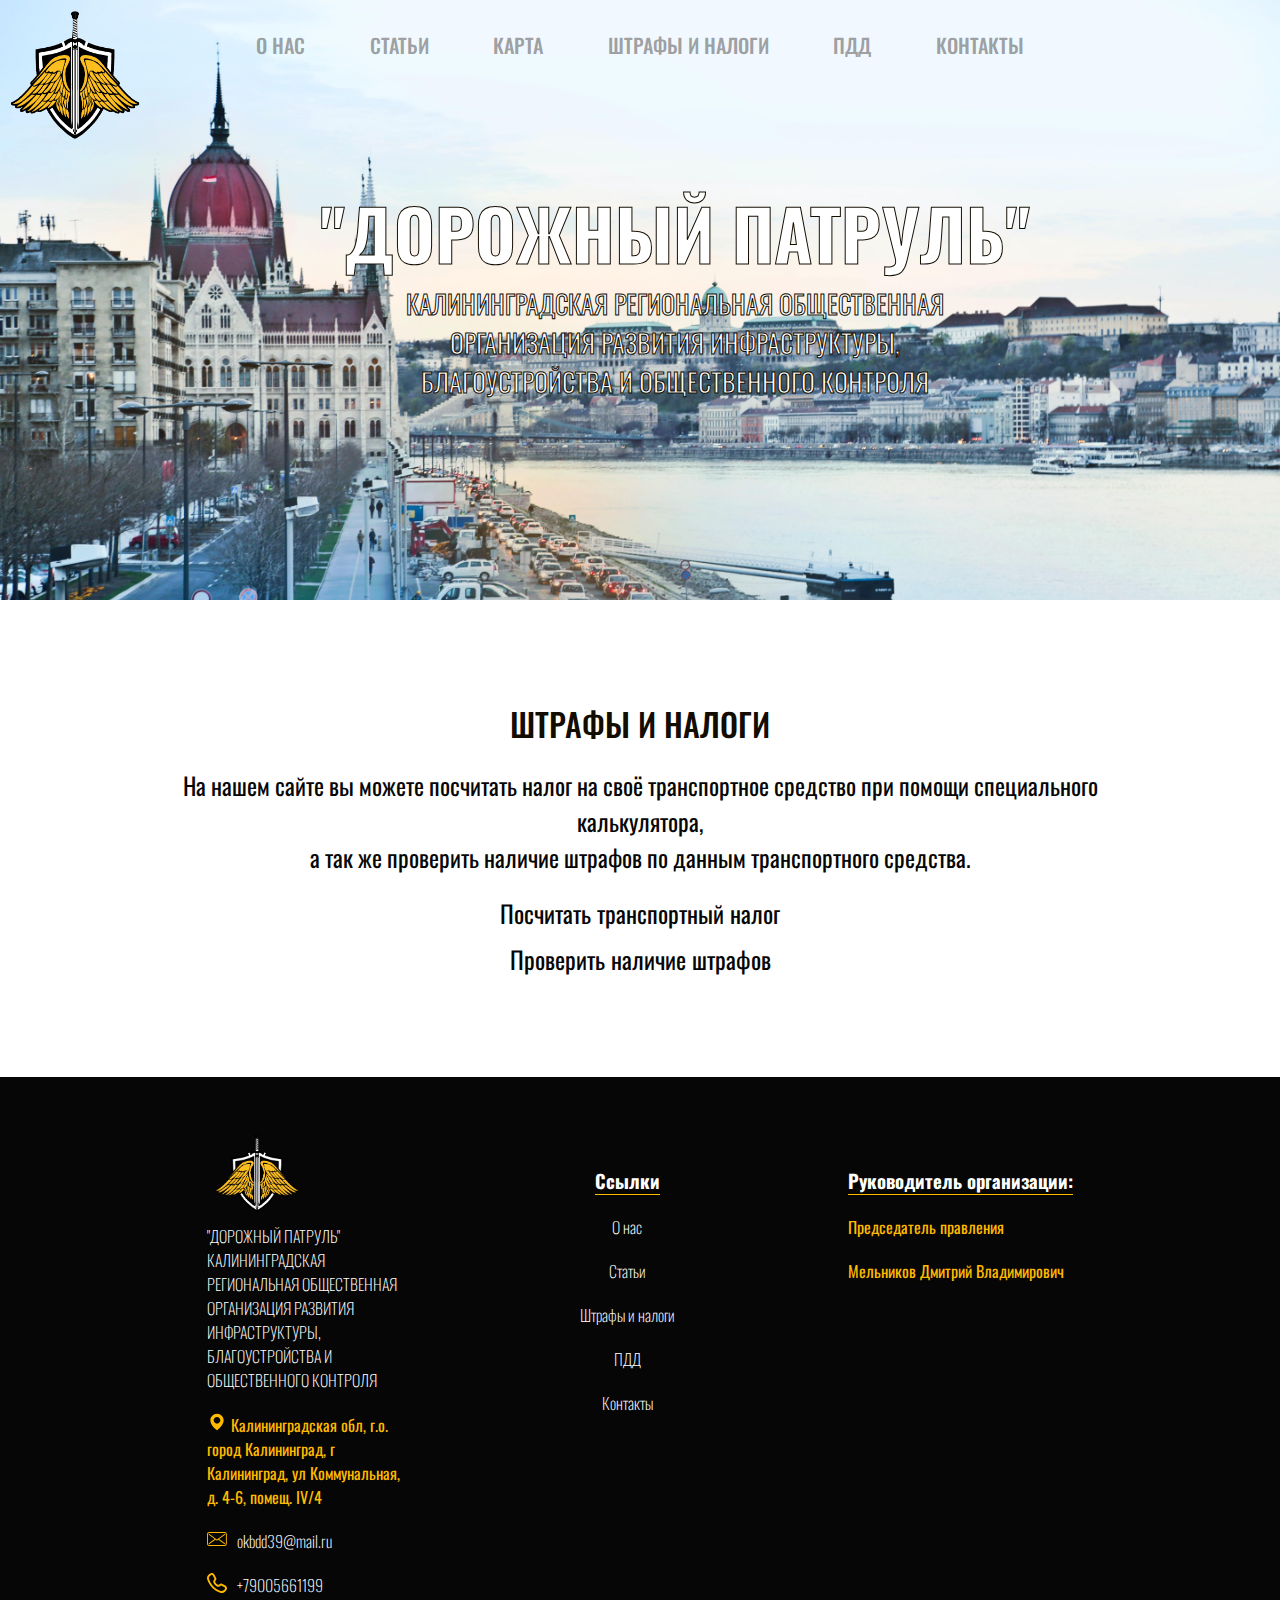
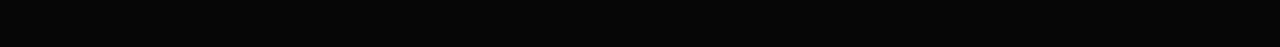
<file: fine.html>
<!DOCTYPE html>
<html lang="ru">

<head>
    <meta charset="UTF-8">
    <meta http-equiv="X-UA-Compatible" content="IE=edge">
    <meta name="viewport" content="width=device-width, initial-scale=1.0">
    <link rel="stylesheet" href="scss/fine/fine.scss">
    <link rel="stylesheet" href="scss/fine/fine.css">
    <link rel="preconnect" href="https://fonts.googleapis.com">
    <link rel="preconnect" href="https://fonts.gstatic.com" crossorigin>
    <link href="https://fonts.googleapis.com/css2?family=Oswald:wght@200;400;500;700&display=swap" rel="stylesheet">
    <title>Штрафы и налоги</title>
</head>

<body>
    <header class="header-pages">
        <div class="logo_block">
            <a href="index.html">
                <img class="logo" src="./assets/logo.png" alt="Logo">
            </a>
        </div>
        <div class="header-pages__title">
            <h1 class="header-pages__name">"ДОРОЖНЫЙ ПАТРУЛЬ"</h1>
            <p class="header-pages__text">КАЛИНИНГРАДСКАЯ РЕГИОНАЛЬНАЯ ОБЩЕСТВЕННАЯ<br> ОРГАНИЗАЦИЯ РАЗВИТИЯ
                ИНФРАСТРУКТУРЫ,<br> БЛАГОУСТРОЙСТВА И ОБЩЕСТВЕННОГО КОНТРОЛЯ</p>
        </div>
        <div class="header-pages__navigation overlay">
            <nav>
                <ul class="header-pages__nav container">
                    <li class="header-pages__link-block"><a class="header-pages__link" href="about_us.html">О нас</a>
                        <ul class="sub-menu">
                            <li><a class="sub_link" href="#1">Информация</a></li>
                            <li><a class="sub_link" href="#2">Местное отделение</a></li>
                            <li><a class="sub_link" href="#3">Уставные документы</a></li>
                        </ul>
                    </li>
                    <li class="header-pages__link-block"><a class="header-pages__link" href="Articles.html">Статьи</a>
                        <ul class="sub-menu">
                            <li><a class="sub_link" href="articles_law.html">Законодательство</a></li>
                            <li><a class="sub_link" href="articles_safety.html">БДД</a></li>
                            <li><a class="sub_link" href="articles_other.html">Прочее</a></li>
                        </ul>
                    </li>
                    <li class="header-pages__link-block"><a class="header-pages__link" href="./map.html">Карта</a></li>
                    <li class="header-pages__link-block"><a class="header-pages__link" href="#">Штрафы и
                            Налоги</a>
                        <ul class="sub-menu">
                            <li><a class="sub_link" href="https://xn--90adear.xn--p1ai/check/fines/"
                                    target="_blank">Перейти
                                    на сайт ГИБДД</a></li>
                            <li><a class="sub_link"
                                    href="https://calcus.ru/transportnyj-nalog-kalkulyator/kaliningradskaya-oblast"
                                    target="_blank">Перейти
                                    на сайт НАЛОГ</a></li>
                        </ul>
                    </li>
                    <li class="header-pages__link-block"><a class="header-pages__link" href="#">ПДД</a>
                        <ul class="sub-menu">
                            <li><a class="sub_link" href="pdd.html">Прочтите детям</a></li>
                            <li><a class="sub_link" href="pddpam.html">Памятка первокласснику</a></li>
                            <li><a class="sub_link" href="test.html">Тест на знание ПДД</a></li>
                        </ul>
                    </li>
                    <li class="header-pages__link-block"><a class="header-pages__link"
                            href="./contacts.html">Контакты</a></li>
                </ul>
                <div class="dropdown-pages">
                    <button onclick="myFunction()" class="dropbtn-pages">Меню</button>
                    <div id="myDropdown" class="dropdown-contents">
                        <a class="header-pages__link" href="about_us.html">О нас</a>
                        <a class="header-pages__link" href="Articles.html">Статьи</a>
                        <a class="header-pages__link" href="./map.html">Карта</a>
                        <a class="header-pages__link" href="./fine.html">Штрафы и Налоги</a>
                        <a class="header-pages__link" href="pdd.html">ПДД</a>
                        <a class="header-pages__link" href="./contacts.html">Контакты</a>
                    </div>
                </div>
            </nav>
        </div>
    </header>

    <main class="fine-main container">
        <div class="fine-main__block">
            <h1 class="fine-main__title">Штрафы и налоги</h1>
            <p class="fine-main__text">На нашем сайте вы можете посчитать налог на своё транспортное средство при помощи
                специального калькулятора, <br> а так же проверить наличие штрафов по данным транспортного средства.</p>
            <div class="fine-links">
                <a class="fine-links__calc"
                    href="https://calcus.ru/transportnyj-nalog-kalkulyator/kaliningradskaya-oblast"
                    target="_blank">Посчитать транспортный налог</a>
                <a class="fine-links__check" href="https://xn--90adear.xn--p1ai/check/fines/" target="_blank">Проверить
                    наличие
                    штрафов</a>
            </div>
        </div>
    </main>

    <footer class="footer">
        <div class="footer__content container">
            <div class="footer__left">
                <a href="index.html">
                    <img class="footer__logo" src="./assets/logo.png" alt="Logo">
                    <p class="footer__text">"ДОРОЖНЫЙ ПАТРУЛЬ"<br> КАЛИНИНГРАДСКАЯ РЕГИОНАЛЬНАЯ ОБЩЕСТВЕННАЯ<br>
                        ОРГАНИЗАЦИЯ РАЗВИТИЯ ИНФРАСТРУКТУРЫ,<br> БЛАГОУСТРОЙСТВА И ОБЩЕСТВЕННОГО КОНТРОЛЯ</p>
                </a>
                <p class="footer__address"><svg class="address_img" height="10" viewBox="0 0 24 24" width="10"
                        xmlns="http://www.w3.org/2000/svg">
                        <path
                            d="M12 2C7.589 2 4 5.589 4 9.995 3.971 16.44 11.696 21.784 12 22c0 0 8.029-5.56 8-12 0-4.411-3.589-8-8-8zm0 12c-2.21 0-4-1.79-4-4s1.79-4 4-4 4 1.79 4 4-1.79 4-4 4z" />
                    </svg> Калининградская обл, г.о. город Калининград, г Калининград, ул Коммунальная, д. 4-6, помещ.
                    IV/4</p>
                <p class="footer__address footer__text"><svg class="address_img" data-name="Livello 1" id="Livello_1"
                        viewBox="0 0 129 128" xmlns="http://www.w3.org/2000/svg">
                        <title />
                        <path
                            d="M116.73,31.83a3,3,0,0,0-4.2-.61L64.14,67.34a1,1,0,0,1-1.2,0L15.5,31.06a3,3,0,1,0-3.64,4.77L49.16,64.36,12.27,92.16A3,3,0,1,0,15.88,97L54.11,68.14l5.18,4a7,7,0,0,0,8.43.06l5.44-4.06L111.84,97a3,3,0,1,0,3.59-4.81L78.17,64.35,116.12,36A3,3,0,0,0,116.73,31.83Z" />
                        <path
                            d="M113,19H15A15,15,0,0,0,0,34V94a15,15,0,0,0,15,15h98a15,15,0,0,0,15-15V34A15,15,0,0,0,113,19Zm9,75a9,9,0,0,1-9,9H15a9,9,0,0,1-9-9V34a9,9,0,0,1,9-9h98a9,9,0,0,1,9,9Z" />
                    </svg><a class="footer__links" href="mailto:okbdd39@mail.ru">okbdd39@mail.ru</a> </p>
                <p class="footer__address footer__text"><svg class="address_img" version="1.1" id="Capa_1"
                        xmlns="http://www.w3.org/2000/svg" xmlns:xlink="http://www.w3.org/1999/xlink" x="0px" y="0px"
                        fill="white" width="10px" height="10px" viewBox="0 0 612 612"
                        style="enable-background:new 0 0 612 612;" xml:space="preserve">
                        <g>
                            <g id="Phone">
                                <g>
                                    <path
                                        d="M559.959,383.188l-99.145-50.93c-24.27-12.508-55.653-8.243-75.772,10.251l-11.571,10.595
                            c-11.226,10.328-28.726,12.719-42.323,5.681c-33.813-17.404-60.856-44.446-78.279-78.183c-7.133-13.847-4.857-30.83,5.718-42.305
                            l10.615-11.551c11.379-12.374,17.633-28.439,17.633-45.211c0-10.557-2.563-21.114-7.401-30.524l-50.987-99.067
                            C211.942,19.928,179.333,0,143.359,0c-21.152,0-41.195,6.771-57.949,19.565L55.27,42.553
                            c-47.334,36.07-66.785,98.36-48.444,154.989c61.085,188.382,209.132,340.311,396.021,406.426
                            c15.09,5.336,30.868,8.032,46.876,8.032c37.428,0,73.918-15.204,100.139-41.769l34.521-34.903
                            c17.824-18.016,27.616-41.846,27.616-67.109C611.999,432.244,592.051,399.674,559.959,383.188z M543.531,495.051l-34.501,34.903
                            c-22.147,22.414-57.223,30.504-87.058,19.947C251.817,489.734,117.024,351.384,61.409,179.871
                            c-10.844-33.526,0.65-70.38,28.668-91.743l30.16-23.007c6.675-5.087,14.669-7.784,23.122-7.784
                            c14.382,0,27.444,7.975,34.042,20.846l50.968,99.067c0.688,1.339,1.052,2.792,1.052,4.303c0,3.06-1.377,5.183-2.543,6.445
                            l-10.595,11.532c-26.737,29.07-32.532,72.197-14.42,107.33c22.874,44.407,58.522,79.98,102.988,102.892
                            c34.521,17.786,78.853,11.801,107.406-14.401l11.59-10.633c1.874-1.722,6.731-3.52,10.748-1.473l99.144,50.93
                            c12.891,6.617,20.885,19.66,20.885,34.043C554.604,478.297,550.665,487.821,543.531,495.051z" />
                                </g>
                            </g>
                        </g>
                        <g>
                        </g>
                        <g>
                        </g>
                        <g>
                        </g>
                        <g>
                        </g>
                        <g>
                        </g>
                        <g>
                        </g>
                        <g>
                        </g>
                        <g>
                        </g>
                        <g>
                        </g>
                        <g>
                        </g>
                        <g>
                        </g>
                        <g>
                        </g>
                        <g>
                        </g>
                        <g>
                        </g>
                        <g>
                        </g>
                    </svg><a class="footer__links" href="tel:+79005661199">+79005661199</a> </p>
            </div>
            <div class="footer__center">
                <h3 class="footer_title">Ссылки</h3>
                <a class="footer__links" href="about_us.html">О нас</a>
                <a class="footer__links" href="Articles.html">Статьи</a>
                <a class="footer__links" href="fine.html">Штрафы и налоги</a>
                <a class="footer__links" href="pdd.html">ПДД</a>
                <a class="footer__links" href="contacts.html">Контакты</a>
            </div>
            <div class="footer_right">
                <h3 class="footer_title">Руководитель организации:</h3>
                <p class="footer__address">Председатель правления</p>
                <p class="footer__address">Мельников Дмитрий Владимирович</p>
            </div>
        </div>
    </footer>
    <script>
        function myFunction() {
            document.getElementById("myDropdown").classList.toggle("show");
        }

        window.onclick = function (event) {
            if (!event.target.matches('.dropbtn-pages')) {

                let dropdowns = document.getElementsByClassName("dropdown-contents");
                let i;
                for (i = 0; i < dropdowns.length; i++) {
                    let openDropdown = dropdowns[i];
                    if (openDropdown.classList.contains('show')) {
                        openDropdown.classList.remove('show');
                    }
                }
            }
        }
    </script>
</body>

</html>
</file>
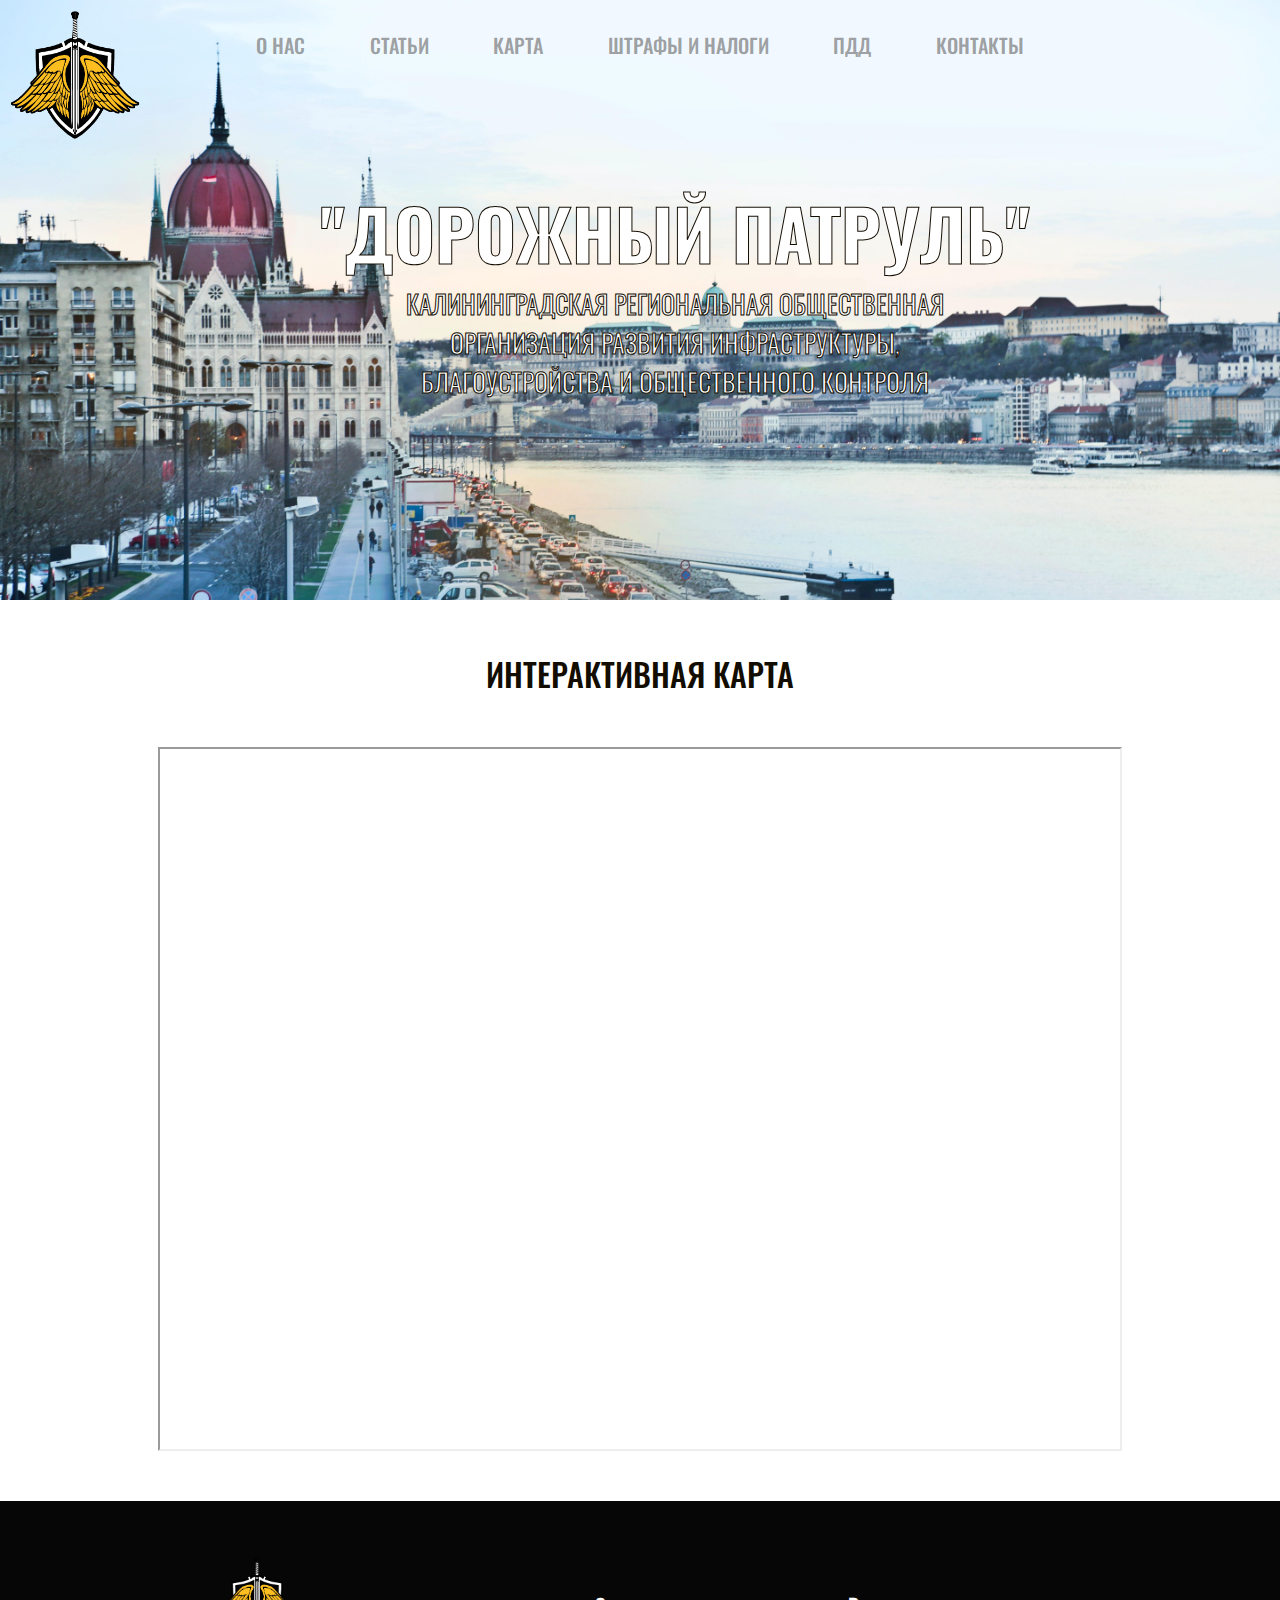
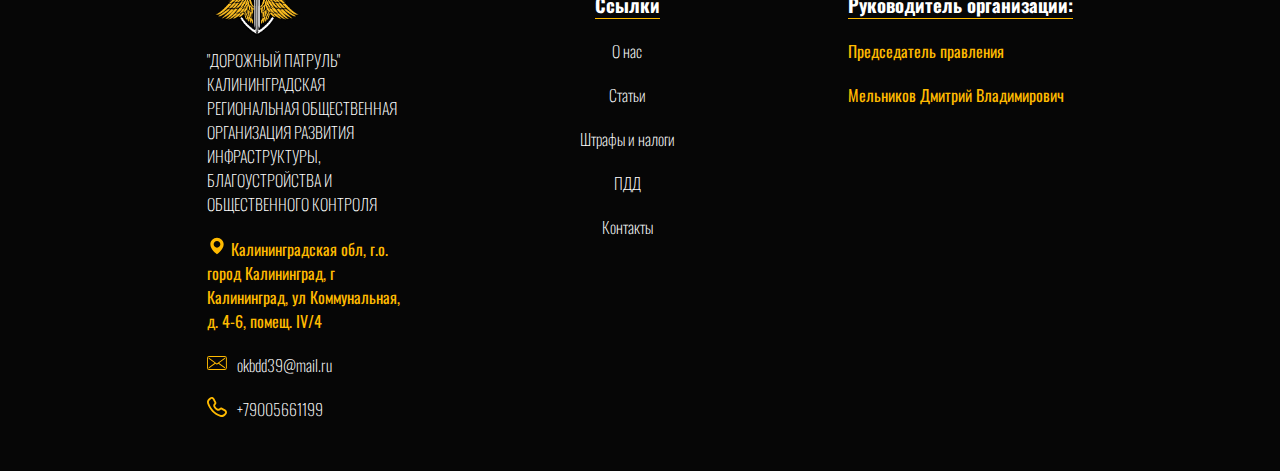
<file: map.html>
<!DOCTYPE html>
<html lang="ru">

<head>
    <meta charset="UTF-8">
    <meta http-equiv="X-UA-Compatible" content="IE=edge">
    <meta name="viewport" content="width=device-width, initial-scale=1.0">
    <link rel="stylesheet" href="scss/map/map.scss">
    <link rel="stylesheet" href="scss/map/map.css">
    <link rel="preconnect" href="https://fonts.googleapis.com">
    <link rel="preconnect" href="https://fonts.gstatic.com" crossorigin>
    <link href="https://fonts.googleapis.com/css2?family=Oswald:wght@200;400;500;700&display=swap" rel="stylesheet">
    <title>Интерактивная карта</title>
</head>

<body>
    <header class="header-pages">
        <div class="logo_block">
            <a href="index.html">
                <img class="logo" src="./assets/logo.png" alt="Logo">
            </a>
        </div>
        <div class="header-pages__title">
            <h1 class="header-pages__name">"ДОРОЖНЫЙ ПАТРУЛЬ"</h1>
            <p class="header-pages__text">КАЛИНИНГРАДСКАЯ РЕГИОНАЛЬНАЯ ОБЩЕСТВЕННАЯ<br> ОРГАНИЗАЦИЯ РАЗВИТИЯ
                ИНФРАСТРУКТУРЫ,<br> БЛАГОУСТРОЙСТВА И ОБЩЕСТВЕННОГО КОНТРОЛЯ</p>
        </div>
        <div class="header-pages__navigation overlay">
            <nav>
                <ul class="header-pages__nav container">
                    <li class="header-pages__link-block"><a class="header-pages__link" href="about_us.html">О нас</a>
                        <ul class="sub-menu">
                            <li><a class="sub_link" href="#1">Информация</a></li>
                            <li><a class="sub_link" href="#2">Местное отделение</a></li>
                            <li><a class="sub_link" href="#3">Уставные документы</a></li>
                        </ul>
                    </li>
                    <li class="header-pages__link-block"><a class="header-pages__link" href="Articles.html">Статьи</a>
                        <ul class="sub-menu">
                            <li><a class="sub_link" href="article_law.html">Законодательство</a></li>
                            <li><a class="sub_link" href="article_safety.html">БДД</a></li>
                            <li><a class="sub_link" href="article_other.html">Прочее</a></li>
                        </ul>
                    </li>
                    <li class="header-pages__link-block"><a class="header-pages__link" href="./map.html">Карта</a></li>
                    <li class="header-pages__link-block"><a class="header-pages__link" href="./fine.html">Штрафы и
                            Налоги</a>
                        <ul class="sub-menu">
                            <li><a class="sub_link"
                                    href="https://calcus.ru/transportnyj-nalog-kalkulyator/kaliningradskaya-oblast"
                                    target="_blank">Перейти
                                    на сайт ГИБДД</a></li>
                            <li><a class="sub_link"
                                    href="https://calcus.ru/transportnyj-nalog-kalkulyator/kaliningradskaya-oblast"
                                    target="_blank">Перейти
                                    на сайт НАЛОГ</a></li>
                        </ul>
                    </li>
                    <li class="header-pages__link-block"><a class="header-pages__link" href="#">ПДД</a>
                        <ul class="sub-menu">
                            <li><a class="sub_link" href="pdd.html">Прочтите детям</a></li>
                            <li><a class="sub_link" href="pddpam.html">Памятка первокласснику</a></li>
                            <li><a class="sub_link" href="test.html">Тест на знание ПДД</a></li>
                        </ul>
                    </li>
                    <li class="header-pages__link-block"><a class="header-pages__link"
                            href="./contacts.html">Контакты</a></li>
                </ul>
                <div class="dropdown-pages">
                    <button onclick="myFunction()" class="dropbtn-pages">Меню</button>
                    <div id="myDropdown" class="dropdown-contents">
                        <a class="header-pages__link" href="about_us.html">О нас</a>
                        <a class="header-pages__link" href="Articles.html">Статьи</a>
                        <a class="header-pages__link" href="./map.html">Карта</a>
                        <a class="header-pages__link" href="./fine.html">Штрафы и Налоги</a>
                        <a class="header-pages__link" href="pdd.html">ПДД</a>
                        <a class="header-pages__link" href="./contacts.html">Контакты</a>
                    </div>
                </div>
            </nav>
        </div>
    </header>

    <main class="map-main container">
        <div class="map-main__block">
            <div class="map-main__name">
                <h1 class="map-main__title">Интерактивная карта</h1>
            </div>
            <div class="map-main__gps">
                <iframe
                    src="https://yandex.ru/map-widget/v1/?um=constructor%3Ae259fe688a185f9e78f246d31ca921ab5fe6ec94a710f2c4eeda4c59608baef5&amp;source=constructor"
                    width="960" height="700"></iframe>
            </div>
        </div>
    </main>

    <footer class="footer">
        <div class="footer__content container">
            <div class="footer__left">
                <a href="index.html">
                    <img class="footer__logo" src="./assets/logo.png" alt="Logo">
                    <p class="footer__text">"ДОРОЖНЫЙ ПАТРУЛЬ"<br> КАЛИНИНГРАДСКАЯ РЕГИОНАЛЬНАЯ ОБЩЕСТВЕННАЯ<br>
                        ОРГАНИЗАЦИЯ РАЗВИТИЯ ИНФРАСТРУКТУРЫ,<br> БЛАГОУСТРОЙСТВА И ОБЩЕСТВЕННОГО КОНТРОЛЯ</p>
                </a>
                <p class="footer__address"><svg class="address_img" height="10" viewBox="0 0 24 24" width="10"
                        xmlns="http://www.w3.org/2000/svg">
                        <path
                            d="M12 2C7.589 2 4 5.589 4 9.995 3.971 16.44 11.696 21.784 12 22c0 0 8.029-5.56 8-12 0-4.411-3.589-8-8-8zm0 12c-2.21 0-4-1.79-4-4s1.79-4 4-4 4 1.79 4 4-1.79 4-4 4z" />
                    </svg> Калининградская обл, г.о. город Калининград, г Калининград, ул Коммунальная, д. 4-6, помещ.
                    IV/4</p>
                <p class="footer__address footer__text"><svg class="address_img" data-name="Livello 1" id="Livello_1"
                        viewBox="0 0 129 128" xmlns="http://www.w3.org/2000/svg">
                        <title />
                        <path
                            d="M116.73,31.83a3,3,0,0,0-4.2-.61L64.14,67.34a1,1,0,0,1-1.2,0L15.5,31.06a3,3,0,1,0-3.64,4.77L49.16,64.36,12.27,92.16A3,3,0,1,0,15.88,97L54.11,68.14l5.18,4a7,7,0,0,0,8.43.06l5.44-4.06L111.84,97a3,3,0,1,0,3.59-4.81L78.17,64.35,116.12,36A3,3,0,0,0,116.73,31.83Z" />
                        <path
                            d="M113,19H15A15,15,0,0,0,0,34V94a15,15,0,0,0,15,15h98a15,15,0,0,0,15-15V34A15,15,0,0,0,113,19Zm9,75a9,9,0,0,1-9,9H15a9,9,0,0,1-9-9V34a9,9,0,0,1,9-9h98a9,9,0,0,1,9,9Z" />
                    </svg><a class="footer__links" href="mailto:okbdd39@mail.ru">okbdd39@mail.ru</a> </p>
                <p class="footer__address footer__text"><svg class="address_img" version="1.1" id="Capa_1"
                        xmlns="http://www.w3.org/2000/svg" xmlns:xlink="http://www.w3.org/1999/xlink" x="0px" y="0px"
                        fill="white" width="10px" height="10px" viewBox="0 0 612 612"
                        style="enable-background:new 0 0 612 612;" xml:space="preserve">
                        <g>
                            <g id="Phone">
                                <g>
                                    <path
                                        d="M559.959,383.188l-99.145-50.93c-24.27-12.508-55.653-8.243-75.772,10.251l-11.571,10.595
                            c-11.226,10.328-28.726,12.719-42.323,5.681c-33.813-17.404-60.856-44.446-78.279-78.183c-7.133-13.847-4.857-30.83,5.718-42.305
                            l10.615-11.551c11.379-12.374,17.633-28.439,17.633-45.211c0-10.557-2.563-21.114-7.401-30.524l-50.987-99.067
                            C211.942,19.928,179.333,0,143.359,0c-21.152,0-41.195,6.771-57.949,19.565L55.27,42.553
                            c-47.334,36.07-66.785,98.36-48.444,154.989c61.085,188.382,209.132,340.311,396.021,406.426
                            c15.09,5.336,30.868,8.032,46.876,8.032c37.428,0,73.918-15.204,100.139-41.769l34.521-34.903
                            c17.824-18.016,27.616-41.846,27.616-67.109C611.999,432.244,592.051,399.674,559.959,383.188z M543.531,495.051l-34.501,34.903
                            c-22.147,22.414-57.223,30.504-87.058,19.947C251.817,489.734,117.024,351.384,61.409,179.871
                            c-10.844-33.526,0.65-70.38,28.668-91.743l30.16-23.007c6.675-5.087,14.669-7.784,23.122-7.784
                            c14.382,0,27.444,7.975,34.042,20.846l50.968,99.067c0.688,1.339,1.052,2.792,1.052,4.303c0,3.06-1.377,5.183-2.543,6.445
                            l-10.595,11.532c-26.737,29.07-32.532,72.197-14.42,107.33c22.874,44.407,58.522,79.98,102.988,102.892
                            c34.521,17.786,78.853,11.801,107.406-14.401l11.59-10.633c1.874-1.722,6.731-3.52,10.748-1.473l99.144,50.93
                            c12.891,6.617,20.885,19.66,20.885,34.043C554.604,478.297,550.665,487.821,543.531,495.051z" />
                                </g>
                            </g>
                        </g>
                        <g>
                        </g>
                        <g>
                        </g>
                        <g>
                        </g>
                        <g>
                        </g>
                        <g>
                        </g>
                        <g>
                        </g>
                        <g>
                        </g>
                        <g>
                        </g>
                        <g>
                        </g>
                        <g>
                        </g>
                        <g>
                        </g>
                        <g>
                        </g>
                        <g>
                        </g>
                        <g>
                        </g>
                        <g>
                        </g>
                    </svg><a class="footer__links" href="tel:+79005661199">+79005661199</a> </p>
            </div>
            <div class="footer__center">
                <h3 class="footer_title">Ссылки</h3>
                <a class="footer__links" href="about_us.html">О нас</a>
                <a class="footer__links" href="Articles.html">Статьи</a>
                <a class="footer__links" href="fine.html">Штрафы и налоги</a>
                <a class="footer__links" href="pdd.html">ПДД</a>
                <a class="footer__links" href="contacts.html">Контакты</a>
            </div>
            <div class="footer_right">
                <h3 class="footer_title">Руководитель организации:</h3>
                <p class="footer__address">Председатель правления</p>
                <p class="footer__address">Мельников Дмитрий Владимирович</p>
            </div>
        </div>
    </footer>
    <script>
        function myFunction() {
            document.getElementById("myDropdown").classList.toggle("show");
        }

        window.onclick = function (event) {
            if (!event.target.matches('.dropbtn-pages')) {

                let dropdowns = document.getElementsByClassName("dropdown-contents");
                let i;
                for (i = 0; i < dropdowns.length; i++) {
                    let openDropdown = dropdowns[i];
                    if (openDropdown.classList.contains('show')) {
                        openDropdown.classList.remove('show');
                    }
                }
            }
        }
    </script>
</body>

</html>
</file>
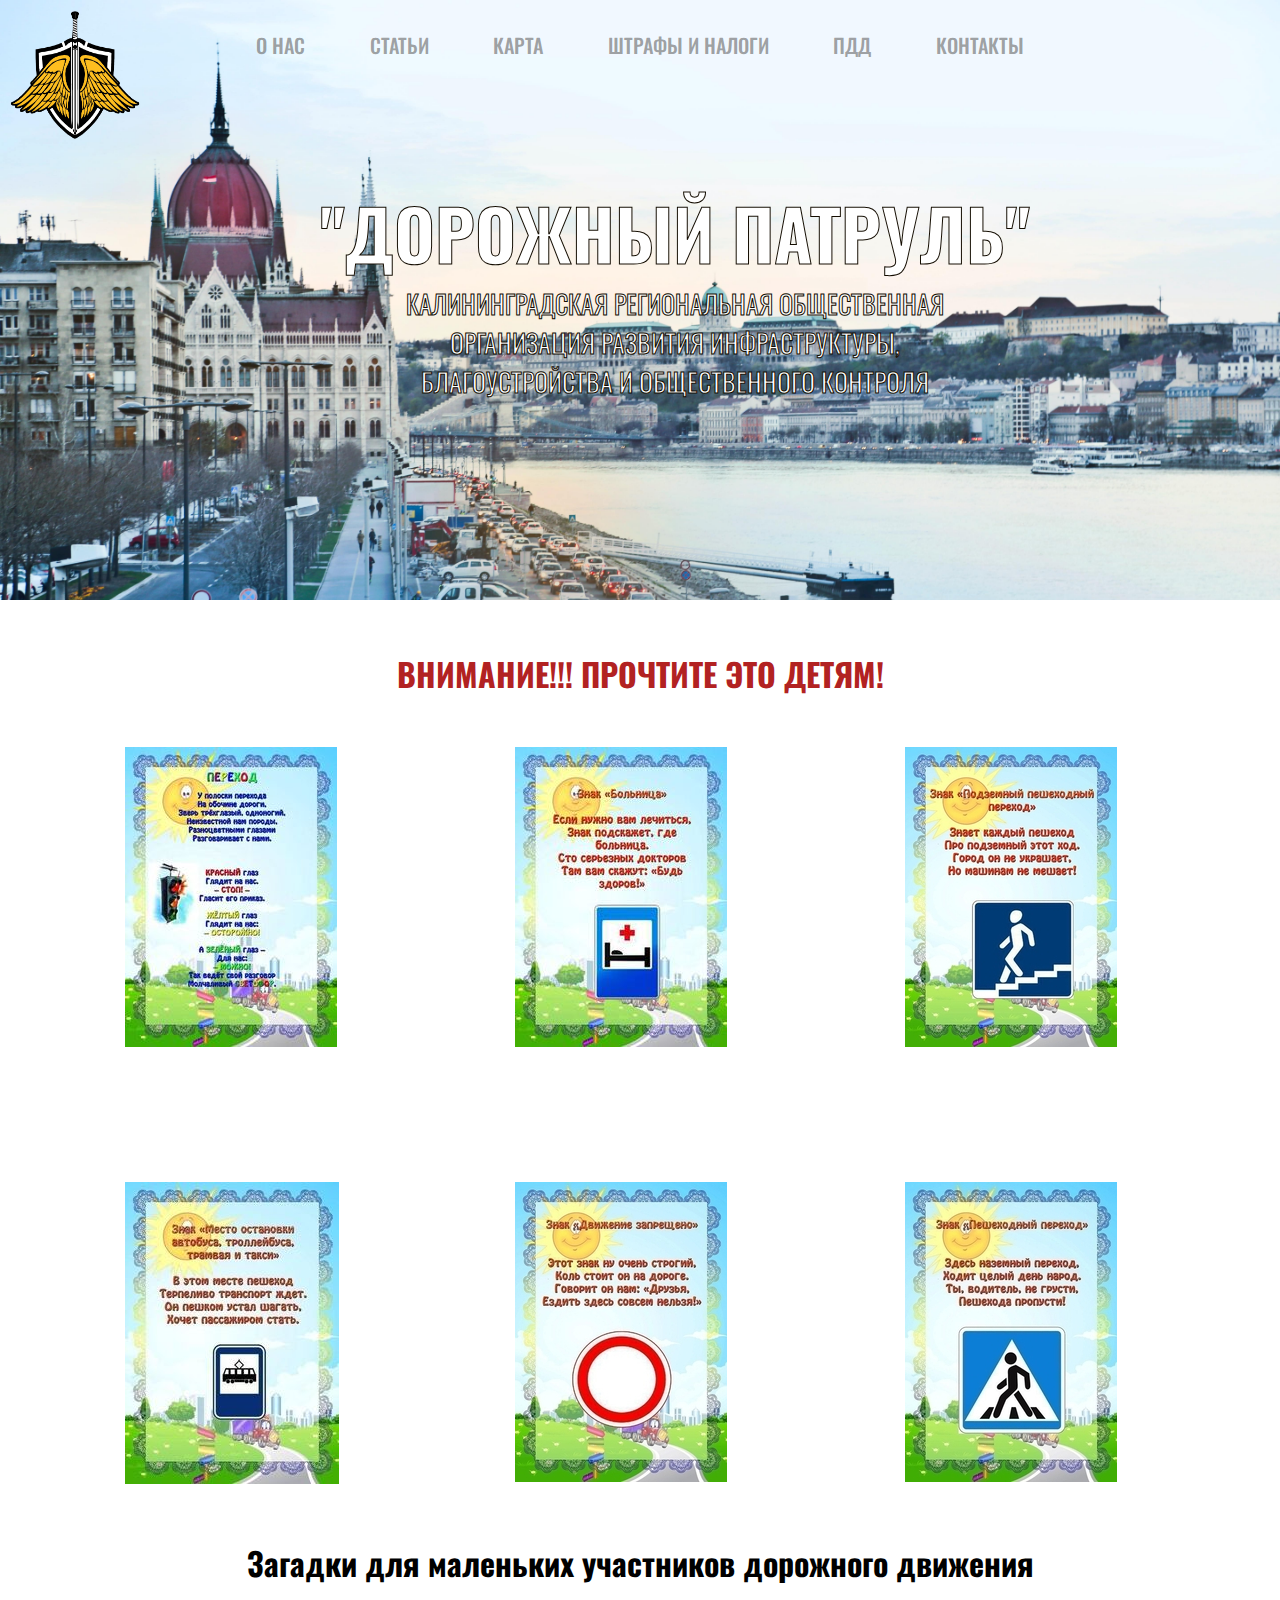
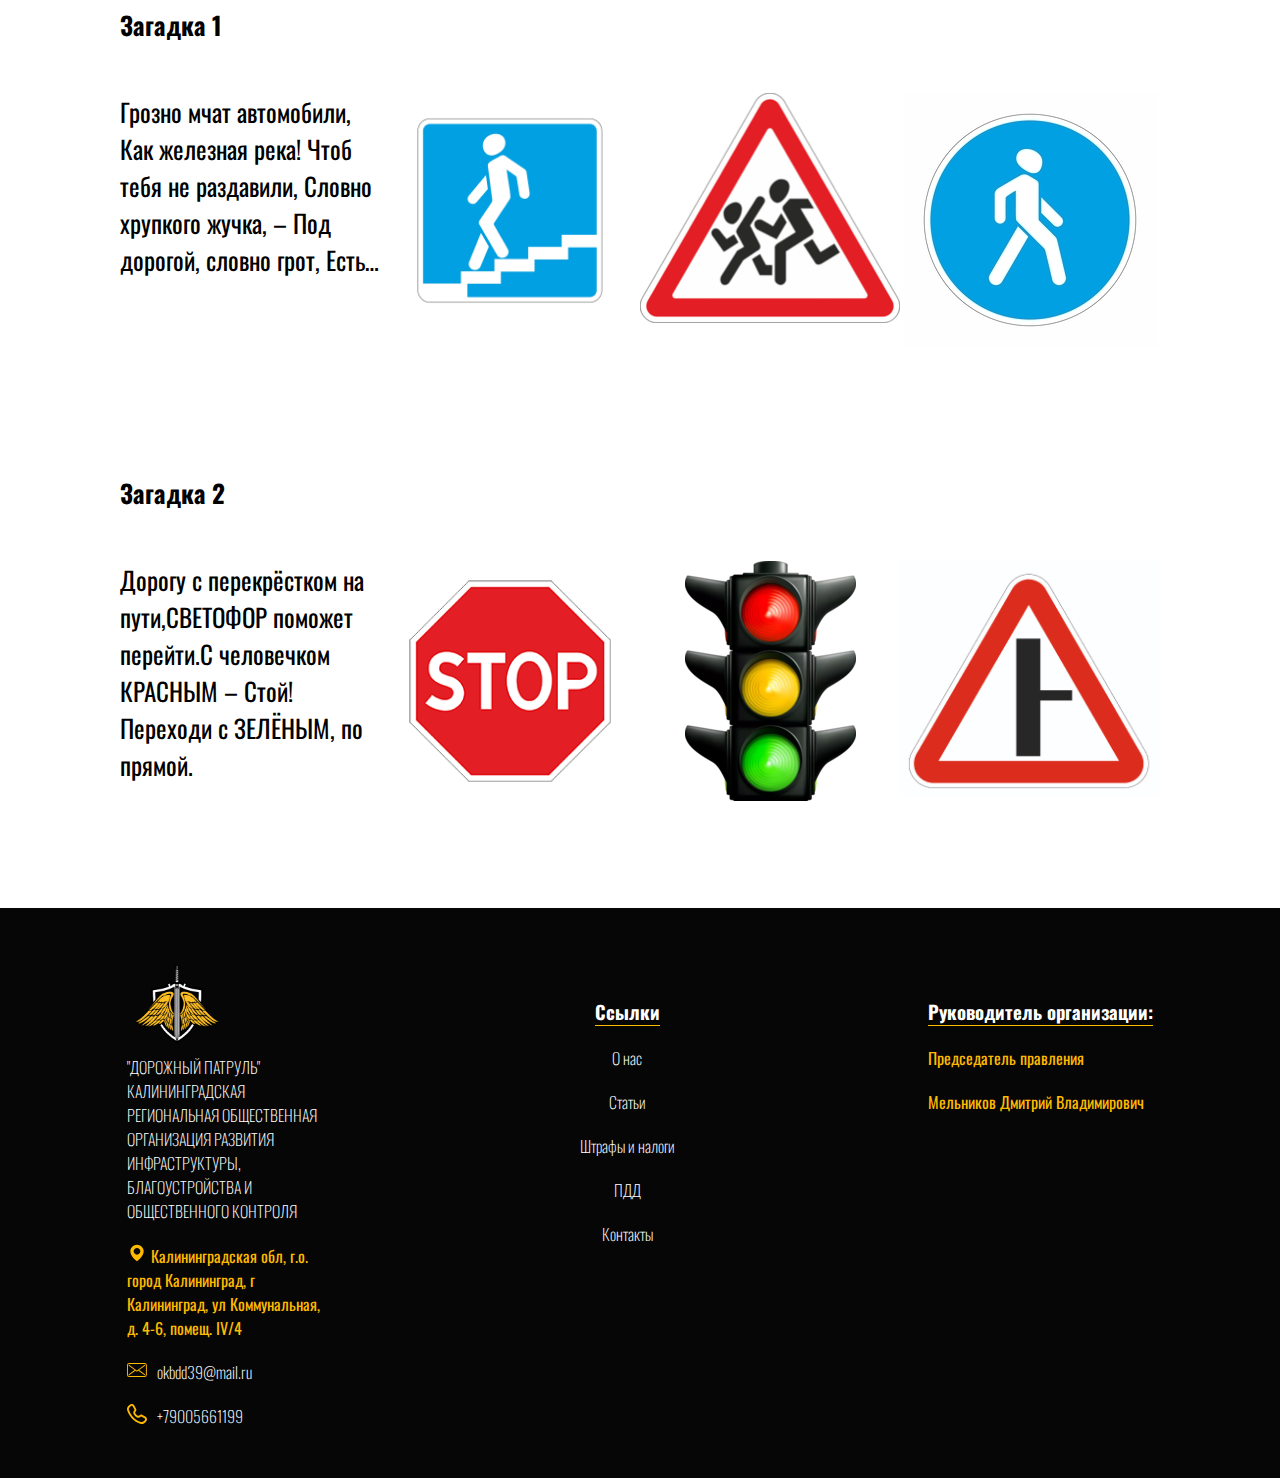
<file: pdd.html>
<!DOCTYPE html>
<html lang="ru">

<head>
    <meta charset="UTF-8">
    <meta http-equiv="X-UA-Compatible" content="IE=edge">
    <meta name="viewport" content="width=device-width, initial-scale=1.0">
    <link rel="stylesheet" href="style/pdd/style.css">
    <link rel="stylesheet" href="style/pdd/style.scss">
    <link rel="preconnect" href="https://fonts.googleapis.com">
    <link rel="preconnect" href="https://fonts.gstatic.com" crossorigin>
    <link href="https://fonts.googleapis.com/css2?family=Oswald:wght@200;400;500;700&display=swap" rel="stylesheet">
    <title>ПДД детям</title>
</head>

<body>
    <header class="header-pages">
        <div class="logo_block">
            <a href="index.html">
                <img class="logo" src="./assets/logo.png" alt="logo">
            </a>
        </div>
        <div class="header-pages__title">
            <h1 class="header-pages__name">"ДОРОЖНЫЙ ПАТРУЛЬ"</h1>
            <p class="header-pages__text">КАЛИНИНГРАДСКАЯ РЕГИОНАЛЬНАЯ ОБЩЕСТВЕННАЯ<br> ОРГАНИЗАЦИЯ РАЗВИТИЯ
                ИНФРАСТРУКТУРЫ,<br> БЛАГОУСТРОЙСТВА И ОБЩЕСТВЕННОГО КОНТРОЛЯ</p>
        </div>
        <div class="header-pages__navigation overlay">
            <nav>
                <ul class="header-pages__nav container">
                    <li class="header-pages__link-block"><a class="header-pages__link" href="about_us.html">О нас</a>
                        <ul class="sub-menu">
                            <li><a class="sub_link" href="#1">Информация</a></li>
                            <li><a class="sub_link" href="#2">Местное отделение</a></li>
                            <li><a class="sub_link" href="#3">Уставные документы</a></li>
                        </ul>
                    </li>
                    <li class="header-pages__link-block"><a class="header-pages__link" href="Articles.html">Статьи</a>
                        <ul class="sub-menu">
                            <li><a class="sub_link" href="articles_law.html">Законодательство</a></li>
                            <li><a class="sub_link" href="articles_safety.html">БДД</a></li>
                            <li><a class="sub_link" href="articles_other.html">Прочее</a></li>
                        </ul>
                    </li>
                    <li class="header-pages__link-block"><a class="header-pages__link" href="./map.html">Карта</a></li>
                    <li class="header-pages__link-block"><a class="header-pages__link" href="./fine.html">Штрафы и
                            Налоги</a>
                        <ul class="sub-menu">
                            <li><a class="sub_link"
                                    href="https://calcus.ru/transportnyj-nalog-kalkulyator/kaliningradskaya-oblast"
                                    target="_blank">Перейти
                                    на сайт ГИБДД</a></li>
                            <li><a class="sub_link"
                                    href="https://calcus.ru/transportnyj-nalog-kalkulyator/kaliningradskaya-oblast"
                                    target="_blank">Перейти
                                    на сайт НАЛОГ</a></li>
                        </ul>
                    </li>
                    <li class="header-pages__link-block"><a class="header-pages__link" href="pdd.html">ПДД</a>
                        <ul class="sub-menu">
                            <li><a class="sub_link" href="pdd.html">Прочтите детям</a></li>
                            <li><a class="sub_link" href="pddpam.html">Памятка первокласснику</a></li>
                            <li><a class="sub_link" href="test.html">Тест на знание ПДД</a></li>
                        </ul>
                    </li>
                    <li class="header-pages__link-block"><a class="header-pages__link"
                            href="./contacts.html">Контакты</a></li>
                </ul>
                <div class="dropdown-pages">
                    <button onclick="myFunction()" class="dropbtn-pages">Меню</button>
                    <div id="myDropdown" class="dropdown-contents">
                        <a class="header-pages__link" href="about_us.html">О нас</a>
                        <a class="header-pages__link" href="Articles.html">Статьи</a>
                        <a class="header-pages__link" href="./map.html">Карта</a>
                        <a class="header-pages__link" href="./fine.html">Штрафы и Налоги</a>
                        <a class="header-pages__link" href="pdd.html">ПДД</a>
                        <a class="header-pages__link" href="./contacts.html">Контакты</a>
                    </div>
                </div>
            </nav>
        </div>
    </header>
    
    <h1 class="main__title">ВНИМАНИЕ!!!  ПРОЧТИТЕ ЭТО ДЕТЯМ!</h1></a>
    <main class="main_container-pd container">
        <div class="main__pddchild-foto"><img src="assets/image/светофор.jpg" alt="светофор" ></div>
        <div class="main__pddchild-foto"><img src="assets/image/больница.jpg" alt="больница" ></div>
        <div class="main__pddchild-foto"><img src="assets/image/подземный переход.jpg" alt="переход"></div>
        <div class="main__pddchild-foto"><img src="assets/image/дорожные работы.jpg" alt="дорожные работы"  ></div>
        <div class="main__pddchild-foto"><img src="assets/image/движение.jpg" alt="движение" ></div>
        <div class="main__pddchild-foto"><img src="assets/image/переход.jpg" alt="переход" ></div>
</main>

<section class="mystery_container container">
<h1 class="mystery_container-supertitle">Загадки для маленьких участников дорожного движения </h1>
<h1 class="mystery_container-my1--title">Загадка 1</h1>
<div class="mystery_container-my1">
<div class="mystery_container-my1--text">Грозно мчат автомобили, Как железная река! Чтоб тебя не раздавили, Словно хрупкого жучка, – Под дорогой, словно грот, Есть…
</div>
<div class="mystery_container-my1--image3"><img src="assets/image/mys3.png" alt="подземный переход"  style="width:100%"></div>
<div class="mystery_container-my1--image1"><img src="assets/image/mys2.png" alt="дети"  style="width:100%"></div>
<div class="mystery_container-my1--image1"><img src="assets/image/mys1.jpg" alt="пешеходнаядорожка"  style="width:100%"></div>
</div> 

<h1 class="mystery_container-my1--title">Загадка 2</h1>
<div class="mystery_container-my2">
<div class="mystery_container-my1--text">Дорогу с перекрёстком на пути,СВЕТОФОР поможет перейти.С человечком КРАСНЫМ – Стой!Переходи с ЗЕЛЁНЫМ, по прямой.
</div>
<div class="mystery_container-my1--image1"><img src="assets/image/mys4.png" alt="стоп"  style="width:100%"></div>
<div class="mystery_container-my1--image3"><img src="assets/image/mys5.png" alt="светофор"  style="width:100%"></div>
<div class="mystery_container-my1--image1"><img src="assets/image/mys6.png" alt="перекресток"  style="width:100%"></div>
</div>





</section>
<footer class="footer">
    <div class="footer__content container">
        <div class="footer__left">
            <a href="index.html">
                <img class="footer__logo" src="./assets/image/logo.png" alt="Logo">
                <p class="footer__text">"ДОРОЖНЫЙ ПАТРУЛЬ"<br> КАЛИНИНГРАДСКАЯ РЕГИОНАЛЬНАЯ ОБЩЕСТВЕННАЯ<br>
                    ОРГАНИЗАЦИЯ РАЗВИТИЯ ИНФРАСТРУКТУРЫ,<br> БЛАГОУСТРОЙСТВА И ОБЩЕСТВЕННОГО КОНТРОЛЯ</p>
            </a>
            <p class="footer__address"><svg class="address_img" height="10" viewBox="0 0 24 24" width="10"
                    xmlns="http://www.w3.org/2000/svg">
                    <path
                        d="M12 2C7.589 2 4 5.589 4 9.995 3.971 16.44 11.696 21.784 12 22c0 0 8.029-5.56 8-12 0-4.411-3.589-8-8-8zm0 12c-2.21 0-4-1.79-4-4s1.79-4 4-4 4 1.79 4 4-1.79 4-4 4z" />
                </svg> Калининградская обл, г.о. город Калининград, г Калининград, ул Коммунальная, д. 4-6, помещ.
                IV/4</p>
            <p class="footer__address footer__text"><svg class="address_img" data-name="Livello 1" id="Livello_11"
                    viewBox="0 0 129 128" xmlns="http://www.w3.org/2000/svg">
                    <title />
                    <path
                        d="M116.73,31.83a3,3,0,0,0-4.2-.61L64.14,67.34a1,1,0,0,1-1.2,0L15.5,31.06a3,3,0,1,0-3.64,4.77L49.16,64.36,12.27,92.16A3,3,0,1,0,15.88,97L54.11,68.14l5.18,4a7,7,0,0,0,8.43.06l5.44-4.06L111.84,97a3,3,0,1,0,3.59-4.81L78.17,64.35,116.12,36A3,3,0,0,0,116.73,31.83Z" />
                    <path
                        d="M113,19H15A15,15,0,0,0,0,34V94a15,15,0,0,0,15,15h98a15,15,0,0,0,15-15V34A15,15,0,0,0,113,19Zm9,75a9,9,0,0,1-9,9H15a9,9,0,0,1-9-9V34a9,9,0,0,1,9-9h98a9,9,0,0,1,9,9Z" />
                </svg><a class="footer__links" href="mailto:okbdd39@mail.ru">okbdd39@mail.ru</a> </p>
            <p class="footer__address footer__text"><svg class="address_img" version="1.1" id="Capa_11"
                    xmlns="http://www.w3.org/2000/svg" xmlns:xlink="http://www.w3.org/1999/xlink" x="0px" y="0px"
                    fill="white" width="10px" height="10px" viewBox="0 0 612 612"
                    style="enable-background:new 0 0 612 612;" xml:space="preserve">
                    <g>
                        <g id="Phonee">
                            <g>
                                <path
                                    d="M559.959,383.188l-99.145-50.93c-24.27-12.508-55.653-8.243-75.772,10.251l-11.571,10.595
                        c-11.226,10.328-28.726,12.719-42.323,5.681c-33.813-17.404-60.856-44.446-78.279-78.183c-7.133-13.847-4.857-30.83,5.718-42.305
                        l10.615-11.551c11.379-12.374,17.633-28.439,17.633-45.211c0-10.557-2.563-21.114-7.401-30.524l-50.987-99.067
                        C211.942,19.928,179.333,0,143.359,0c-21.152,0-41.195,6.771-57.949,19.565L55.27,42.553
                        c-47.334,36.07-66.785,98.36-48.444,154.989c61.085,188.382,209.132,340.311,396.021,406.426
                        c15.09,5.336,30.868,8.032,46.876,8.032c37.428,0,73.918-15.204,100.139-41.769l34.521-34.903
                        c17.824-18.016,27.616-41.846,27.616-67.109C611.999,432.244,592.051,399.674,559.959,383.188z M543.531,495.051l-34.501,34.903
                        c-22.147,22.414-57.223,30.504-87.058,19.947C251.817,489.734,117.024,351.384,61.409,179.871
                        c-10.844-33.526,0.65-70.38,28.668-91.743l30.16-23.007c6.675-5.087,14.669-7.784,23.122-7.784
                        c14.382,0,27.444,7.975,34.042,20.846l50.968,99.067c0.688,1.339,1.052,2.792,1.052,4.303c0,3.06-1.377,5.183-2.543,6.445
                        l-10.595,11.532c-26.737,29.07-32.532,72.197-14.42,107.33c22.874,44.407,58.522,79.98,102.988,102.892
                        c34.521,17.786,78.853,11.801,107.406-14.401l11.59-10.633c1.874-1.722,6.731-3.52,10.748-1.473l99.144,50.93
                        c12.891,6.617,20.885,19.66,20.885,34.043C554.604,478.297,550.665,487.821,543.531,495.051z" />
                            </g>
                        </g>
                    </g>
                    <g>
                    </g>
                    <g>
                    </g>
                    <g>
                    </g>
                    <g>
                    </g>
                    <g>
                    </g>
                    <g>
                    </g>
                    <g>
                    </g>
                    <g>
                    </g>
                    <g>
                    </g>
                    <g>
                    </g>
                    <g>
                    </g>
                    <g>
                    </g>
                    <g>
                    </g>
                    <g>
                    </g>
                    <g>
                    </g>
                </svg><a class="footer__links" href="tel:+79005661199">+79005661199</a> </p>
        </div>
        <div class="footer__center">
            <h3 class="footer_title">Ссылки</h3>
            <a class="footer__links" href="about_us.html">О нас</a>
            <a class="footer__links" href="Articles.html">Статьи</a>
            <a class="footer__links" href="fine.html">Штрафы и налоги</a>
            <a class="footer__links" href="pdd.html">ПДД</a>
            <a class="footer__links" href="contacts.html">Контакты</a>
        </div>
        <div class="footer_right">
            <h3 class="footer_title">Руководитель организации:</h3>
            <p class="footer__address">Председатель правления</p>
            <p class="footer__address">Мельников Дмитрий Владимирович</p>
        </div>
    </div>
</footer>
<script>
    function myFunction() {
document.getElementById("myDropdown").classList.toggle("show");
}

window.onclick = function(event) {
if (!event.target.matches('.dropbtn-pages')) {

let dropdowns = document.getElementsByClassName("dropdown-contents");
let i;
for (i = 0; i < dropdowns.length; i++) {
let openDropdown = dropdowns[i];
if (openDropdown.classList.contains('show')) {
    openDropdown.classList.remove('show');
}
}
}
}
</script>
</body>

</html>
</file>
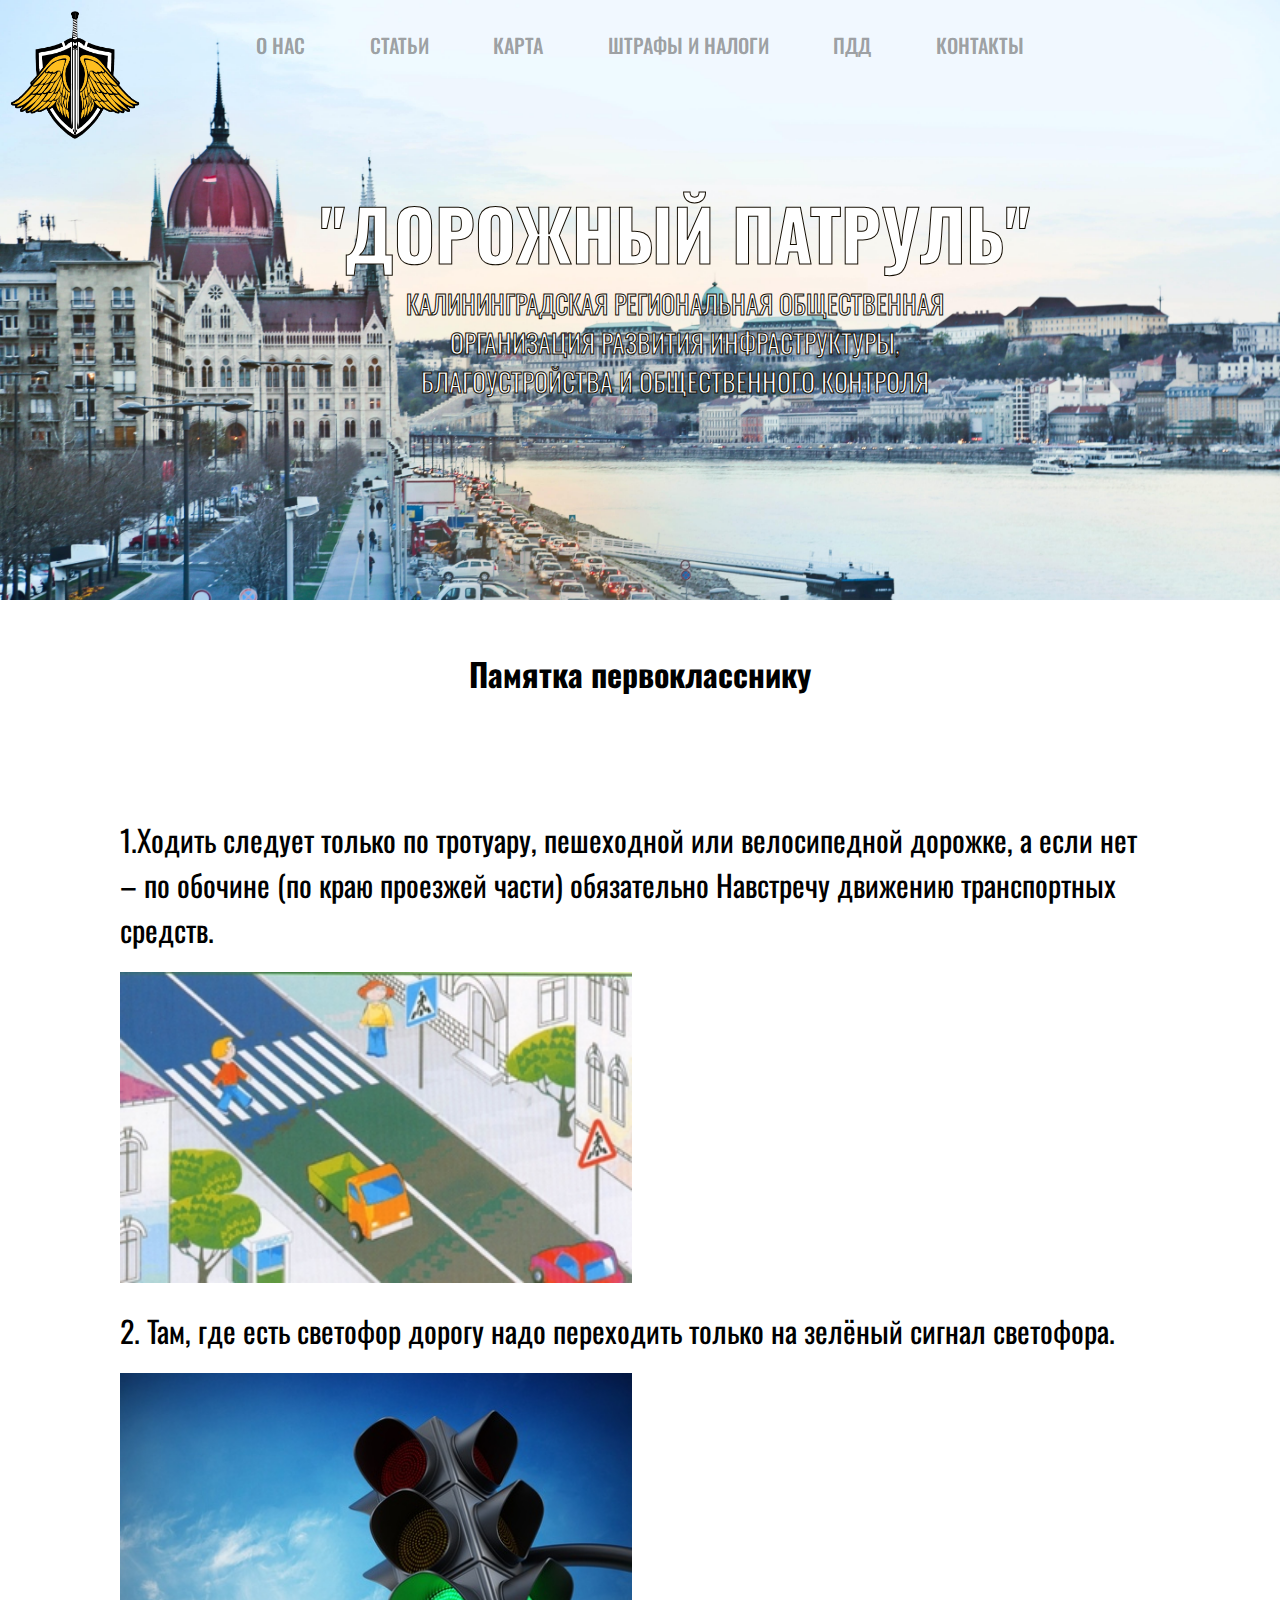
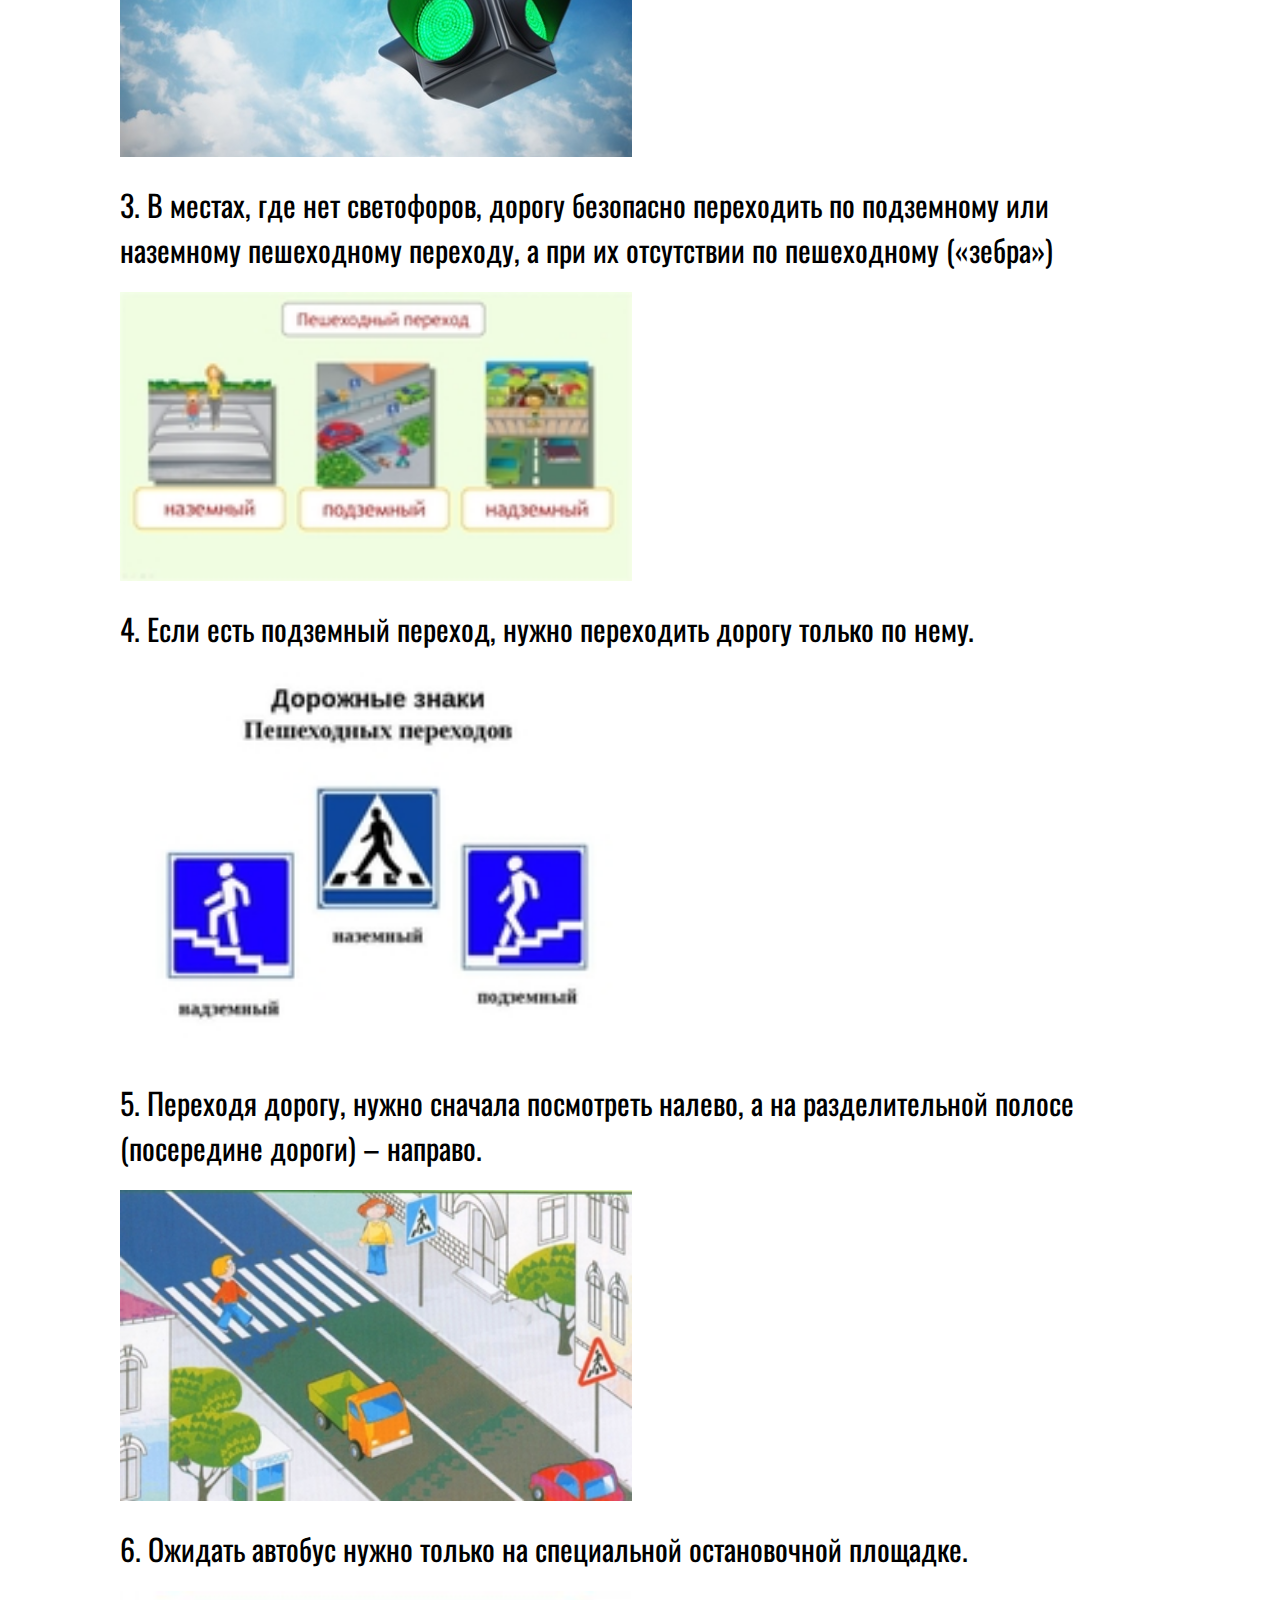
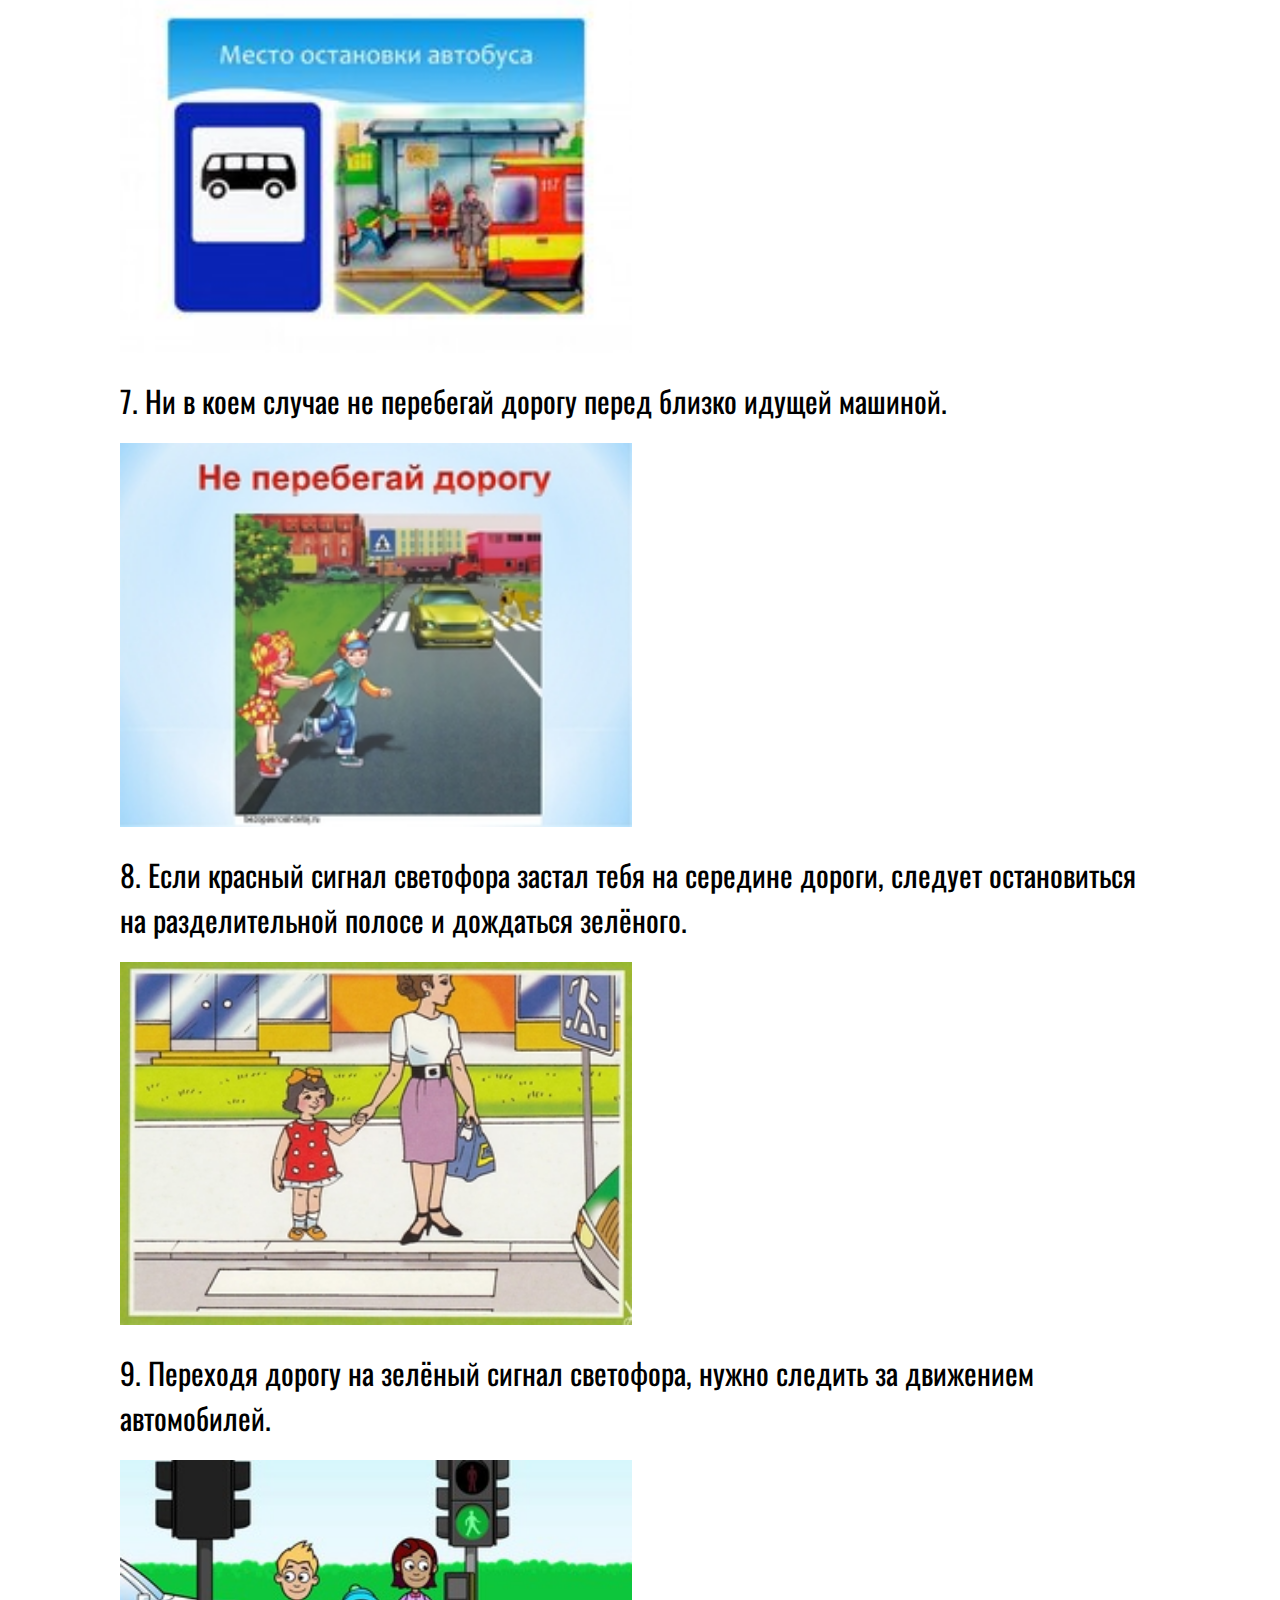
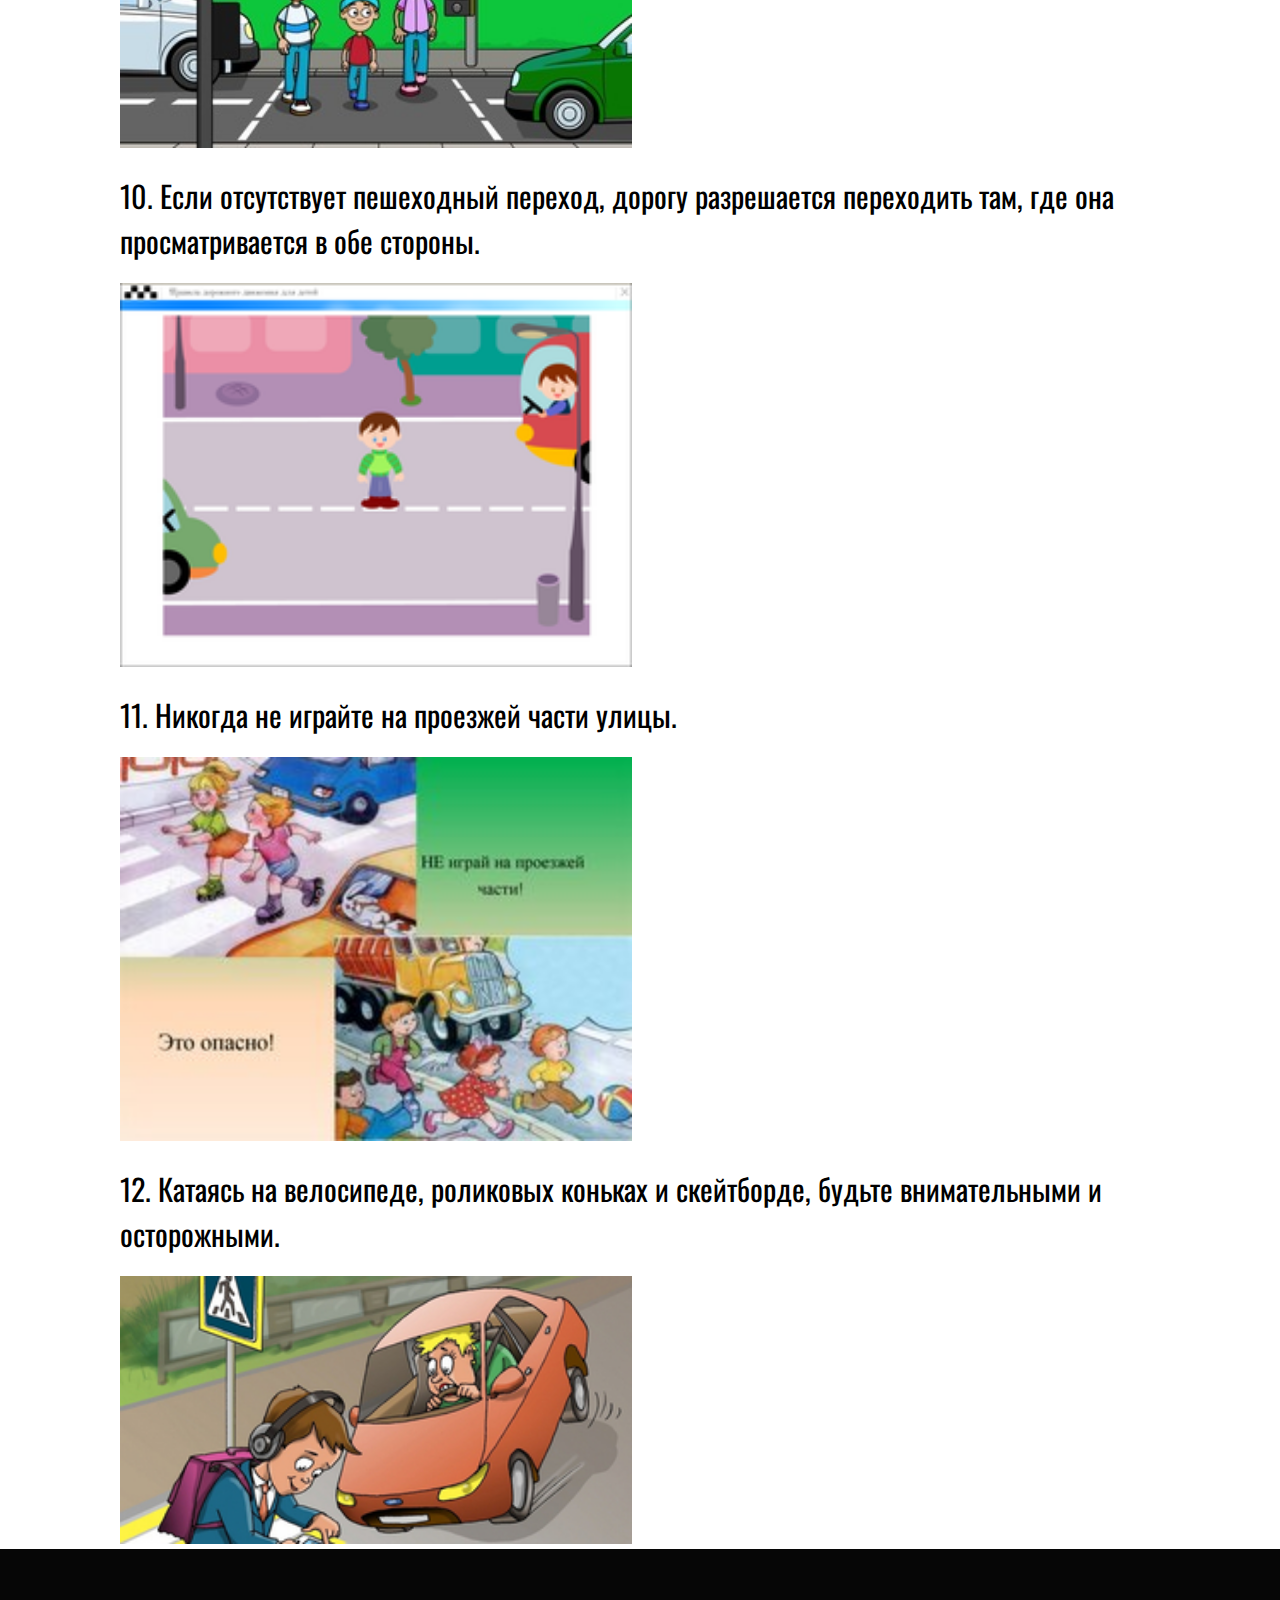
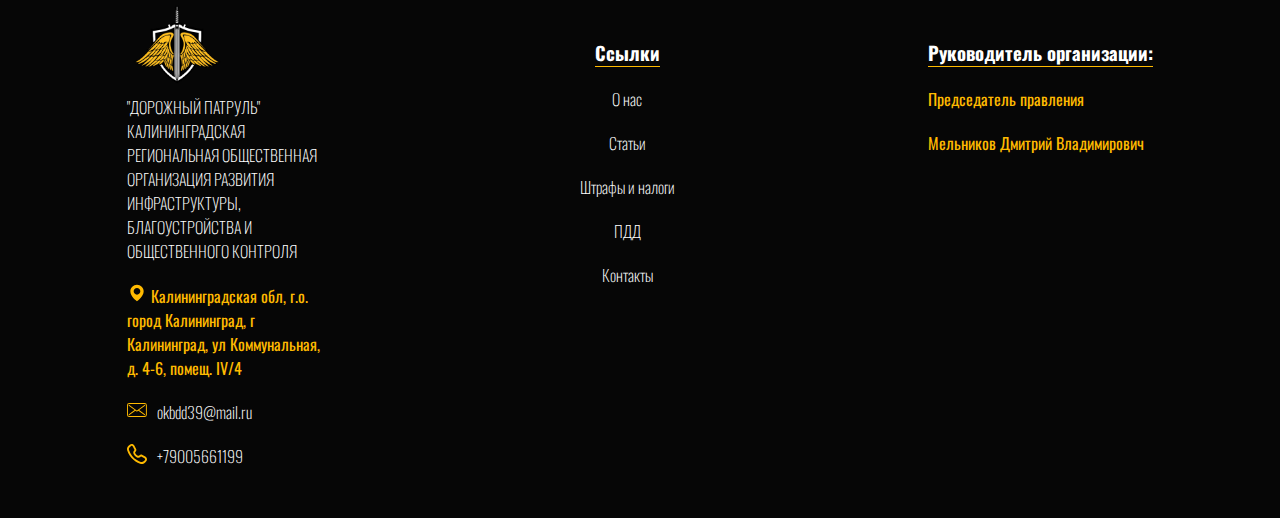
<file: pddpam.html>
<!DOCTYPE html>
<html lang="ru">

<head>
    <meta charset="UTF-8">
    <meta http-equiv="X-UA-Compatible" content="IE=edge">
    <meta name="viewport" content="width=device-width, initial-scale=1.0">
    <link rel="stylesheet" href="style/pdd/style.css">
    <link rel="stylesheet" href="style/pdd/style.scss">
    <link rel="stylesheet" href="style/pdd/variables.css">
    <link rel="stylesheet" href="style/pdd/variables.scss">
    <link rel="preconnect" href="https://fonts.googleapis.com">
    <link rel="preconnect" href="https://fonts.gstatic.com" crossorigin>
    <link href="https://fonts.googleapis.com/css2?family=Oswald:wght@200;400;500;700&display=swap" rel="stylesheet">
    <title>Памятка первокласснику</title>
</head>

<!DOCTYPE html>
<html lang="ru">

<head>
    <meta charset="UTF-8">
    <meta http-equiv="X-UA-Compatible" content="IE=edge">
    <meta name="viewport" content="width=device-width, initial-scale=1.0">
    <link rel="stylesheet" href="style/pdd/style.css">
    <link rel="stylesheet" href="style/pdd/style.scss">
    <link rel="preconnect" href="https://fonts.googleapis.com">
    <link rel="preconnect" href="https://fonts.gstatic.com" crossorigin>
    <link href="https://fonts.googleapis.com/css2?family=Oswald:wght@200;400;500;700&display=swap" rel="stylesheet">
    <title>Памятка первокласснику</title>
</head>

<body>
    <header class="header-pages">
        <div class="logo_block">
            <a href="index.html">
                <img class="logo" src="./assets/logo.png" alt="logo">
            </a>
        </div>
        <div class="header-pages__title">
            <h1 class="header-pages__name">"ДОРОЖНЫЙ ПАТРУЛЬ"</h1>
            <p class="header-pages__text">КАЛИНИНГРАДСКАЯ РЕГИОНАЛЬНАЯ ОБЩЕСТВЕННАЯ<br> ОРГАНИЗАЦИЯ РАЗВИТИЯ
                ИНФРАСТРУКТУРЫ,<br> БЛАГОУСТРОЙСТВА И ОБЩЕСТВЕННОГО КОНТРОЛЯ</p>
        </div>
        <div class="header-pages__navigation overlay">
            <nav>
                <ul class="header-pages__nav container">
                    <li class="header-pages__link-block"><a class="header-pages__link" href="about_us.html">О нас</a>
                        <ul class="sub-menu">
                            <li><a class="sub_link" href="#1">Информация</a></li>
                            <li><a class="sub_link" href="#2">Местное отделение</a></li>
                            <li><a class="sub_link" href="#3">Уставные документы</a></li>
                        </ul>
                    </li>
                    <li class="header-pages__link-block"><a class="header-pages__link" href="Articles.html">Статьи</a>
                        <ul class="sub-menu">
                            <li><a class="sub_link" href="articles_law.html">Законодательство</a></li>
                            <li><a class="sub_link" href="articles_safety.html">БДД</a></li>
                            <li><a class="sub_link" href="articles_other.html">Прочее</a></li>
                        </ul>
                    </li>
                    <li class="header-pages__link-block"><a class="header-pages__link" href="./map.html">Карта</a></li>
                    <li class="header-pages__link-block"><a class="header-pages__link" href="./fine.html">Штрафы и
                            Налоги</a>
                        <ul class="sub-menu">
                            <li><a class="sub_link"
                                    href="https://calcus.ru/transportnyj-nalog-kalkulyator/kaliningradskaya-oblast"
                                    target="_blank">Перейти
                                    на сайт ГИБДД</a></li>
                            <li><a class="sub_link"
                                    href="https://calcus.ru/transportnyj-nalog-kalkulyator/kaliningradskaya-oblast"
                                    target="_blank">Перейти
                                    на сайт НАЛОГ</a></li>
                        </ul>
                    </li>
                    <li class="header-pages__link-block"><a class="header-pages__link" href="pdd.html">ПДД</a>
                        <ul class="sub-menu">
                            <li><a class="sub_link" href="pdd.html">Прочтите детям</a></li>
                            <li><a class="sub_link" href="pddpam.html">Памятка первокласснику</a></li>
                            <li><a class="sub_link" href="test.html">Тест на знание ПДД</a></li>
                        </ul>
                    </li>
                    <li class="header-pages__link-block"><a class="header-pages__link"
                            href="./contacts.html">Контакты</a></li>
                </ul>
                <div class="dropdown-pages">
                    <button onclick="myFunction()" class="dropbtn-pages">Меню</button>
                    <div id="myDropdown" class="dropdown-contents">
                        <a class="header-pages__link" href="about_us.html">О нас</a>
                        <a class="header-pages__link" href="Articles.html">Статьи</a>
                        <a class="header-pages__link" href="./map.html">Карта</a>
                        <a class="header-pages__link" href="./fine.html">Штрафы и Налоги</a>
                        <a class="header-pages__link" href="pdd.html">ПДД</a>
                        <a class="header-pages__link" href="./contacts.html">Контакты</a>
                    </div>
                </div>
            </nav>
        </div>
    </header>
  <main class="main_container-pam container">
<h1 class="main_container-pam-title">Памятка первокласснику</h1>
<div class="main_container-pam-content">
<div class="main_container-pam-text">1.Ходить следует только по тротуару, пешеходной или велосипедной дорожке, а если нет – по обочине (по краю проезжей части) обязательно Навстречу движению транспортных средств.</div>
<div class="main_container-pam-photo"><img src="assets/image/дорога.jpg" alt="дорога" style="width: 40vw;"></div>
<div class="main_container-pam-text">2. Там, где есть светофор дорогу надо переходить только на зелёный сигнал светофора.</div>
<div class="main_container-pam-photo"><img src="assets/image/светофорчик.jpg" alt="светофор" style="width: 40vw;"></div>
<div class="main_container-pam-text">3. В местах, где нет светофоров, дорогу безопасно  переходить по подземному или наземному пешеходному переходу, а при их отсутствии по пешеходному («зебра»)</div>
<div class="main_container-pam-photo"><img src="assets/image/переходы.jpg" alt="переходы" style="width: 40vw;"></div>
<div class="main_container-pam-text">4. Если есть подземный переход, нужно переходить дорогу только по нему.</div>
<div class="main_container-pam-photo"><img src="assets/image/дорожные знаки.jpg" alt="знаки" style="width: 40vw;"></div>
<div class="main_container-pam-text">5. Переходя дорогу, нужно сначала посмотреть налево, а  на разделительной полосе (посередине дороги) – направо.</div>
<div class="main_container-pam-photo"><img src="assets/image/дорога.jpg" alt="road" style="width: 40vw;"></div>
<div class="main_container-pam-text">6. Ожидать автобус нужно только на специальной остановочной площадке.</div>
<div class="main_container-pam-photo"><img src="assets/image/остановка.jpg" alt="остановка" style="width: 40vw;"></div>
<div class="main_container-pam-text">7. Ни в коем случае не перебегай дорогу перед близко идущей машиной. </div>
<div class="main_container-pam-photo"><img src="assets/image/не перебегай.jpg" alt="дорога" style="width: 40vw;"></div>
<div class="main_container-pam-text">8. Если красный сигнал светофора застал тебя на середине дороги, следует остановиться на разделительной полосе и дождаться зелёного.</div>
<div class="main_container-pam-photo"><img src="assets/image/переход дороги.jpg" alt="переход дороги" style="width: 40vw;"></div>
<div class="main_container-pam-text">9. Переходя дорогу на зелёный сигнал светофора, нужно следить за движением автомобилей.</div>
<div class="main_container-pam-photo"><img src="assets/image/зеленый.jpg" alt="зеленый свет" style="width: 40vw;"></div>
<div class="main_container-pam-text">10. Если отсутствует пешеходный переход, дорогу разрешается переходить там, где она просматривается в обе стороны.</div>
<div class="main_container-pam-photo"><img src="assets/image/дорогап.png" alt="дорога" style="width: 40vw;"></div>
<div class="main_container-pam-text">11. Никогда не играйте на проезжей части улицы.  </div>
<div class="main_container-pam-photo"><img src="assets/image/проезжая часть.jpg" alt="проезжая часть"style="width: 40vw;"></div>
<div class="main_container-pam-text">12. Катаясь на велосипеде, роликовых коньках и скейтборде, будьте внимательными и осторожными.</div>
<div class="main_container-pam-photo"><img src="assets/image/осторожно.jpg" alt="осторожно" style="width: 40vw;"></div>




</div>
</main>

<footer class="footer">
    <div class="footer__content container">
        <div class="footer__left">
            <a href="index.html">
                <img class="footer__logo" src="./assets/image/logo.png" alt="Logo">
                <p class="footer__text">"ДОРОЖНЫЙ ПАТРУЛЬ"<br> КАЛИНИНГРАДСКАЯ РЕГИОНАЛЬНАЯ ОБЩЕСТВЕННАЯ<br>
                    ОРГАНИЗАЦИЯ РАЗВИТИЯ ИНФРАСТРУКТУРЫ,<br> БЛАГОУСТРОЙСТВА И ОБЩЕСТВЕННОГО КОНТРОЛЯ</p>
            </a>
            <p class="footer__address"><svg class="address_img" height="10" viewBox="0 0 24 24" width="10"
                    xmlns="http://www.w3.org/2000/svg">
                    <path
                        d="M12 2C7.589 2 4 5.589 4 9.995 3.971 16.44 11.696 21.784 12 22c0 0 8.029-5.56 8-12 0-4.411-3.589-8-8-8zm0 12c-2.21 0-4-1.79-4-4s1.79-4 4-4 4 1.79 4 4-1.79 4-4 4z" />
                </svg> Калининградская обл, г.о. город Калининград, г Калининград, ул Коммунальная, д. 4-6, помещ.
                IV/4</p>
            <p class="footer__address footer__text"><svg class="address_img" data-name="Livello 1" id="Livello_11"
                    viewBox="0 0 129 128" xmlns="http://www.w3.org/2000/svg">
                    <title />
                    <path
                        d="M116.73,31.83a3,3,0,0,0-4.2-.61L64.14,67.34a1,1,0,0,1-1.2,0L15.5,31.06a3,3,0,1,0-3.64,4.77L49.16,64.36,12.27,92.16A3,3,0,1,0,15.88,97L54.11,68.14l5.18,4a7,7,0,0,0,8.43.06l5.44-4.06L111.84,97a3,3,0,1,0,3.59-4.81L78.17,64.35,116.12,36A3,3,0,0,0,116.73,31.83Z" />
                    <path
                        d="M113,19H15A15,15,0,0,0,0,34V94a15,15,0,0,0,15,15h98a15,15,0,0,0,15-15V34A15,15,0,0,0,113,19Zm9,75a9,9,0,0,1-9,9H15a9,9,0,0,1-9-9V34a9,9,0,0,1,9-9h98a9,9,0,0,1,9,9Z" />
                </svg><a class="footer__links" href="mailto:okbdd39@mail.ru">okbdd39@mail.ru</a> </p>
            <p class="footer__address footer__text"><svg class="address_img" version="1.1" id="Capa_11"
                    xmlns="http://www.w3.org/2000/svg" xmlns:xlink="http://www.w3.org/1999/xlink" x="0px" y="0px"
                    fill="white" width="10px" height="10px" viewBox="0 0 612 612"
                    style="enable-background:new 0 0 612 612;" xml:space="preserve">
                    <g>
                        <g id="Phonee">
                            <g>
                                <path
                                    d="M559.959,383.188l-99.145-50.93c-24.27-12.508-55.653-8.243-75.772,10.251l-11.571,10.595
                        c-11.226,10.328-28.726,12.719-42.323,5.681c-33.813-17.404-60.856-44.446-78.279-78.183c-7.133-13.847-4.857-30.83,5.718-42.305
                        l10.615-11.551c11.379-12.374,17.633-28.439,17.633-45.211c0-10.557-2.563-21.114-7.401-30.524l-50.987-99.067
                        C211.942,19.928,179.333,0,143.359,0c-21.152,0-41.195,6.771-57.949,19.565L55.27,42.553
                        c-47.334,36.07-66.785,98.36-48.444,154.989c61.085,188.382,209.132,340.311,396.021,406.426
                        c15.09,5.336,30.868,8.032,46.876,8.032c37.428,0,73.918-15.204,100.139-41.769l34.521-34.903
                        c17.824-18.016,27.616-41.846,27.616-67.109C611.999,432.244,592.051,399.674,559.959,383.188z M543.531,495.051l-34.501,34.903
                        c-22.147,22.414-57.223,30.504-87.058,19.947C251.817,489.734,117.024,351.384,61.409,179.871
                        c-10.844-33.526,0.65-70.38,28.668-91.743l30.16-23.007c6.675-5.087,14.669-7.784,23.122-7.784
                        c14.382,0,27.444,7.975,34.042,20.846l50.968,99.067c0.688,1.339,1.052,2.792,1.052,4.303c0,3.06-1.377,5.183-2.543,6.445
                        l-10.595,11.532c-26.737,29.07-32.532,72.197-14.42,107.33c22.874,44.407,58.522,79.98,102.988,102.892
                        c34.521,17.786,78.853,11.801,107.406-14.401l11.59-10.633c1.874-1.722,6.731-3.52,10.748-1.473l99.144,50.93
                        c12.891,6.617,20.885,19.66,20.885,34.043C554.604,478.297,550.665,487.821,543.531,495.051z" />
                            </g>
                        </g>
                    </g>
                    <g>
                    </g>
                    <g>
                    </g>
                    <g>
                    </g>
                    <g>
                    </g>
                    <g>
                    </g>
                    <g>
                    </g>
                    <g>
                    </g>
                    <g>
                    </g>
                    <g>
                    </g>
                    <g>
                    </g>
                    <g>
                    </g>
                    <g>
                    </g>
                    <g>
                    </g>
                    <g>
                    </g>
                    <g>
                    </g>
                </svg><a class="footer__links" href="tel:+79005661199">+79005661199</a> </p>
        </div>
        <div class="footer__center">
            <h3 class="footer_title">Ссылки</h3>
            <a class="footer__links" href="about_us.html">О нас</a>
            <a class="footer__links" href="Articles.html">Статьи</a>
            <a class="footer__links" href="fine.html">Штрафы и налоги</a>
            <a class="footer__links" href="pdd.html">ПДД</a>
            <a class="footer__links" href="contacts.html">Контакты</a>
        </div>
        <div class="footer_right">
            <h3 class="footer_title">Руководитель организации:</h3>
            <p class="footer__address">Председатель правления</p>
            <p class="footer__address">Мельников Дмитрий Владимирович</p>
        </div>
    </div>
</footer>
<script>
    function myFunction() {
document.getElementById("myDropdown").classList.toggle("show");
}

window.onclick = function(event) {
if (!event.target.matches('.dropbtn-pages')) {

let dropdowns = document.getElementsByClassName("dropdown-contents");
let i;
for (i = 0; i < dropdowns.length; i++) {
let openDropdown = dropdowns[i];
if (openDropdown.classList.contains('show')) {
    openDropdown.classList.remove('show');
}
}
}
}
</script>
</body>

</html>
</file>
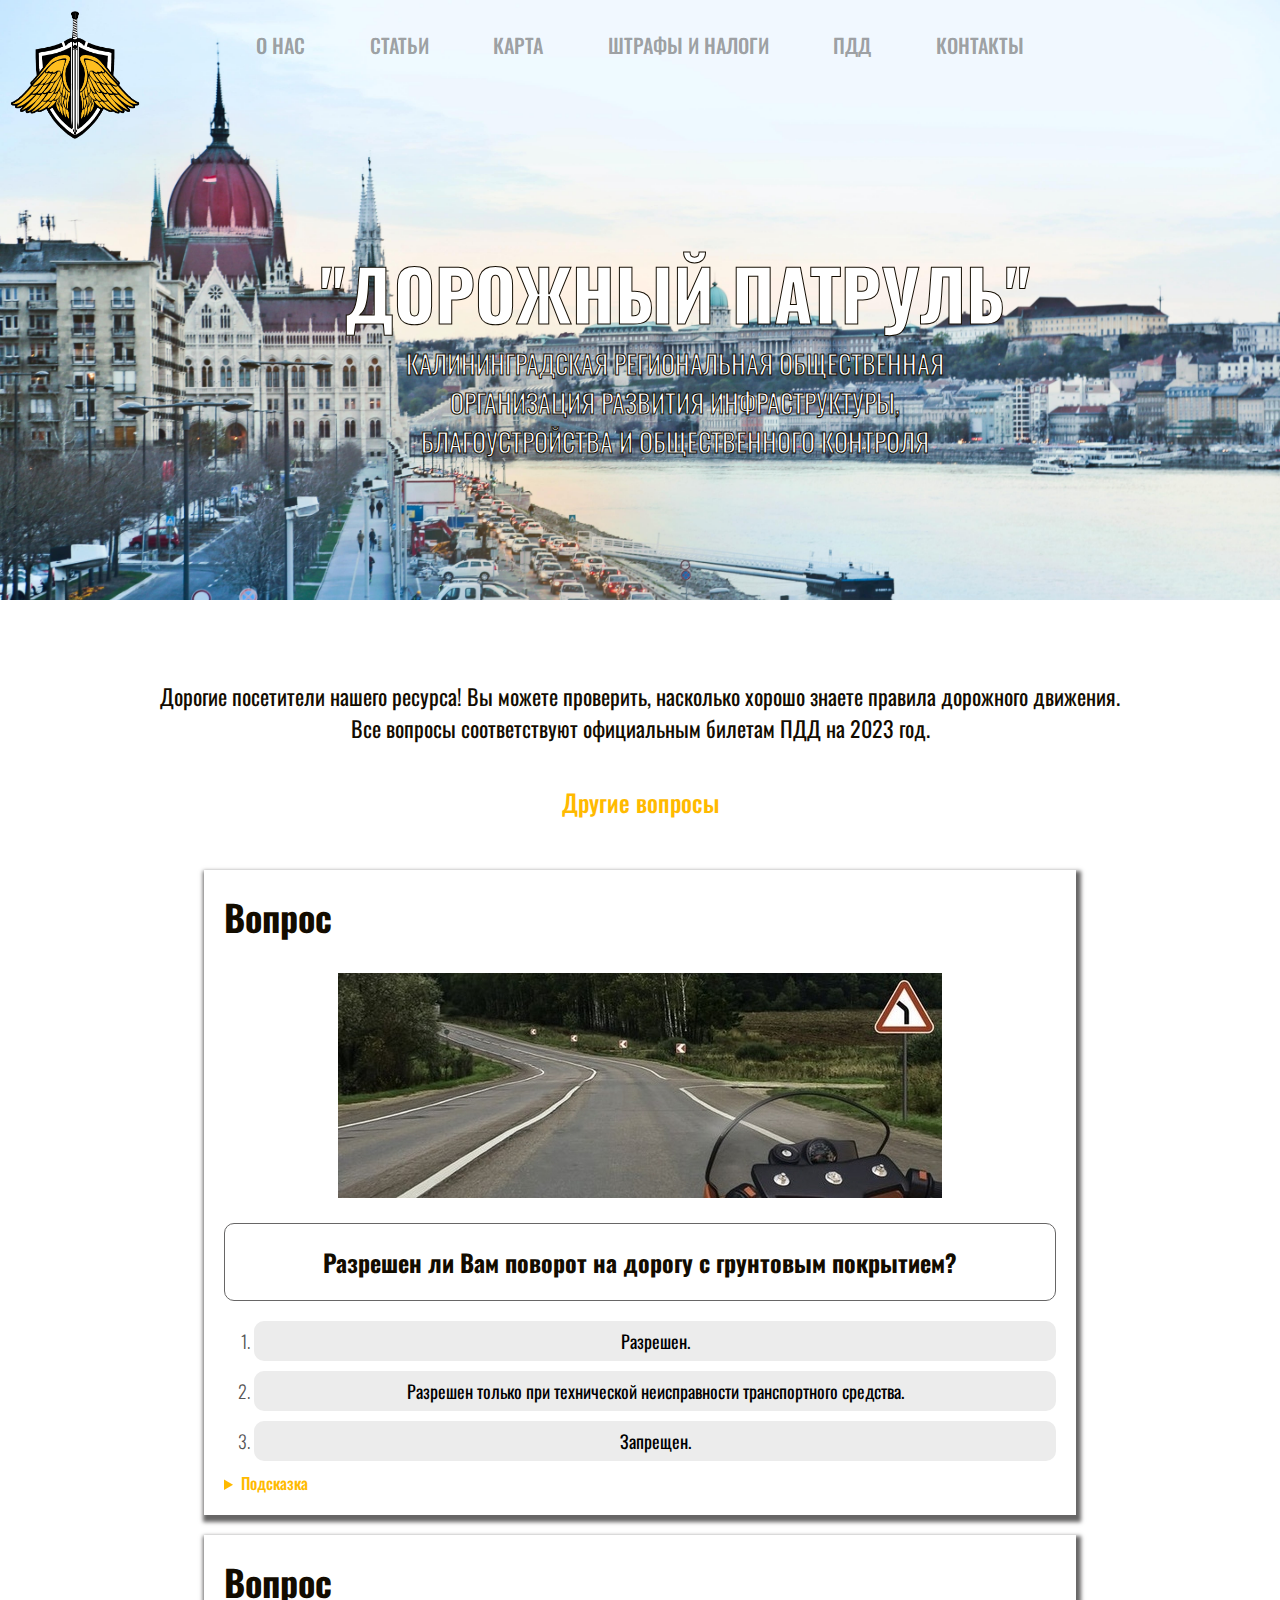
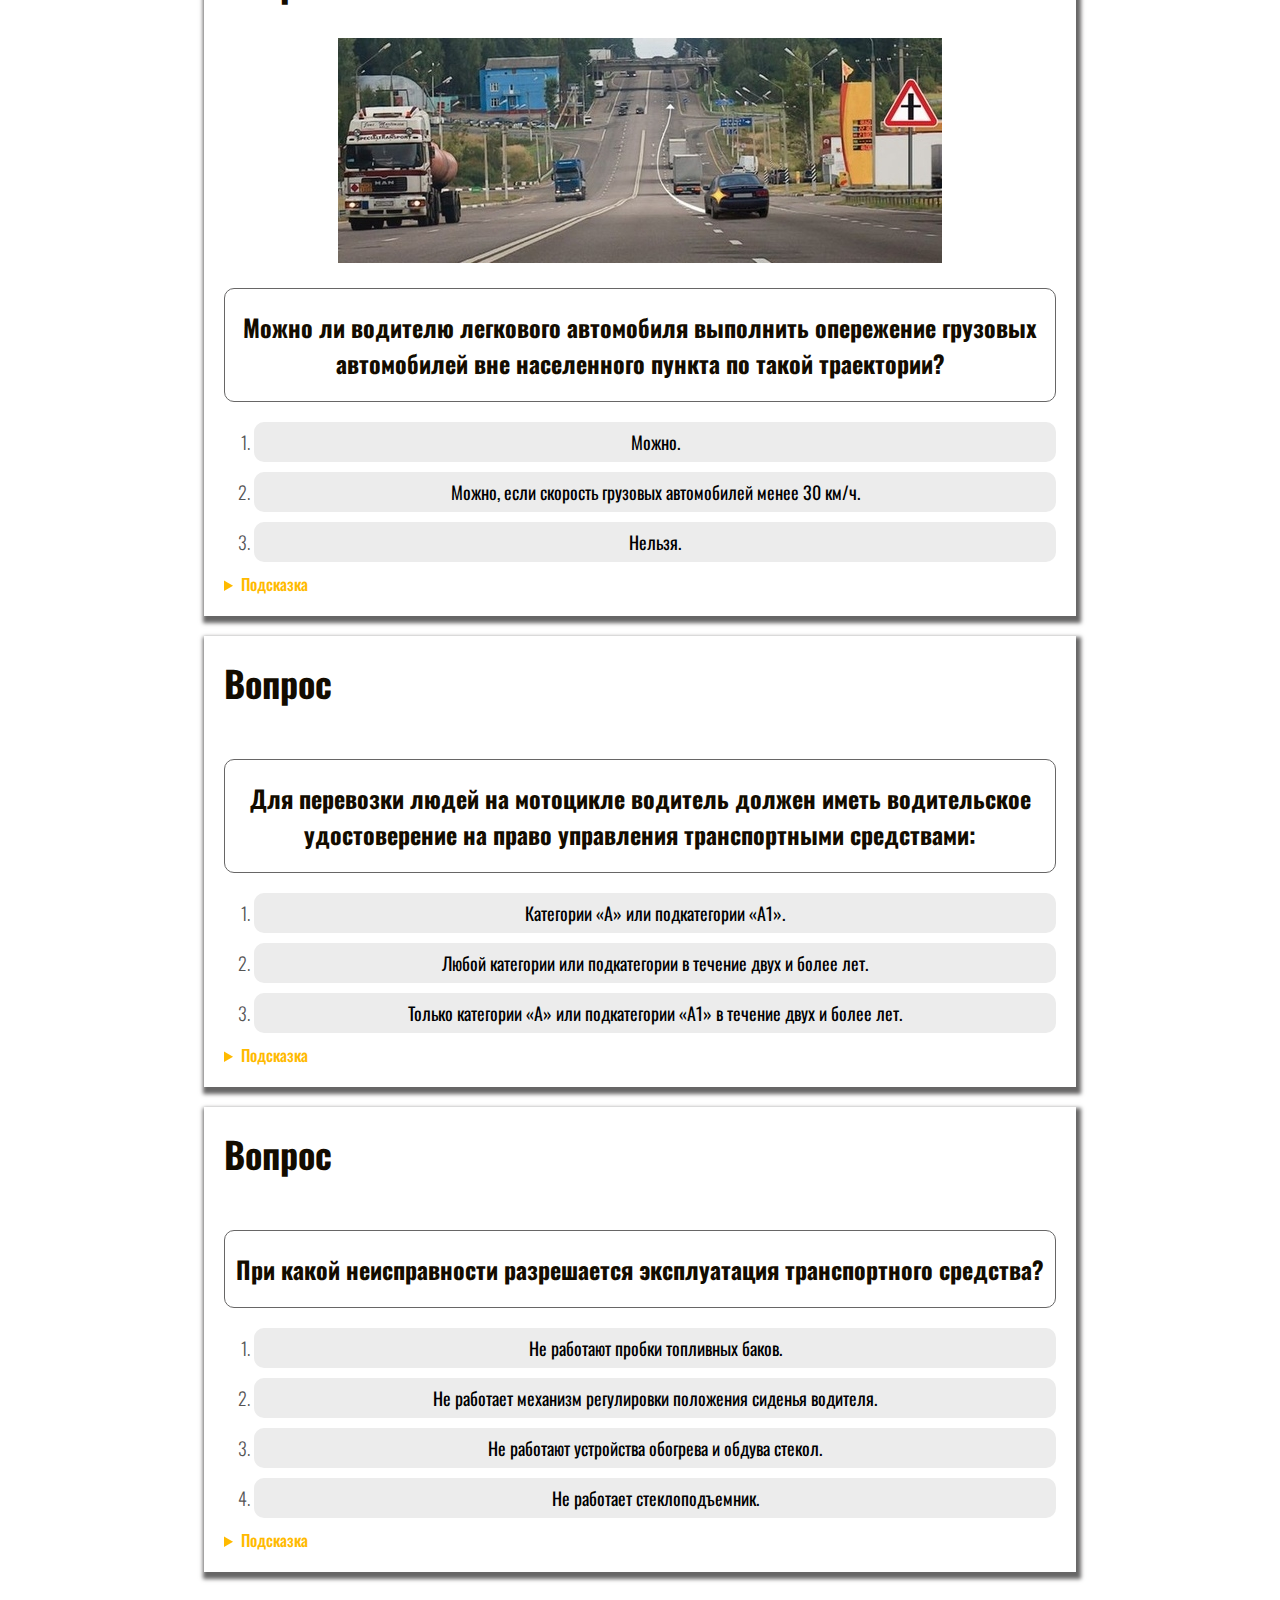
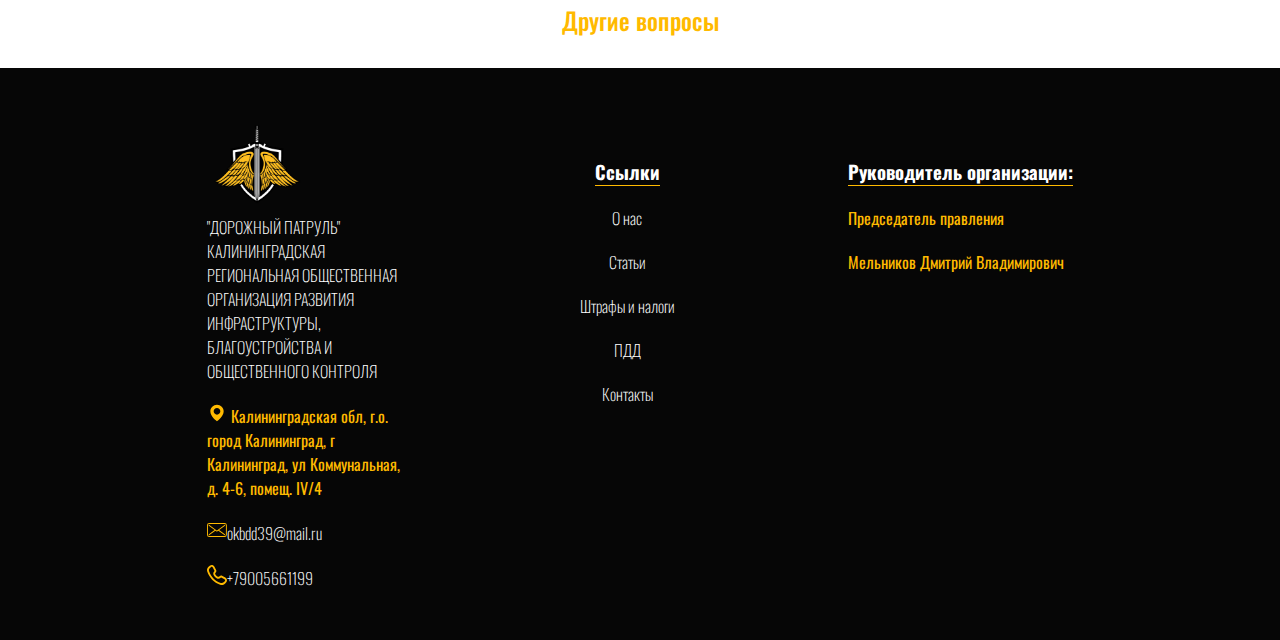
<file: test.html>
<!DOCTYPE html>
<html lang="ru">

<head>
    <meta charset="UTF-8">
    <meta http-equiv="X-UA-Compatible" content="IE=edge">
    <meta name="viewport" content="width=device-width, initial-scale=1.0">
    <title>Тест на знание ПДД - Дорожный Патруль</title>
    <link rel="stylesheet" href="./test/style.css">
    <link rel="stylesheet" href="./test/style.scss">
    <link rel="preconnect" href="https://fonts.googleapis.com">
    <link rel="preconnect" href="https://fonts.gstatic.com" crossorigin>
    <link href="https://fonts.googleapis.com/css2?family=Oswald:wght@200;400;500;700&display=swap" rel="stylesheet">

</head>

<body>
    <header class="header-pages">
        <div class="logo_block">
            <a href="index.html">
                <img class="logo" src="./assets/image/logo.png" alt="logo">
            </a>
        </div>
        <div class="header-pages__title">
            <h1 class="header-pages__name">"ДОРОЖНЫЙ ПАТРУЛЬ"</h1>
            <p class="header-pages__text">КАЛИНИНГРАДСКАЯ РЕГИОНАЛЬНАЯ ОБЩЕСТВЕННАЯ<br> ОРГАНИЗАЦИЯ РАЗВИТИЯ
                ИНФРАСТРУКТУРЫ,<br> БЛАГОУСТРОЙСТВА И ОБЩЕСТВЕННОГО КОНТРОЛЯ</p>
        </div>
        <div class="header-pages__navigation overlay">
            <nav>
                <ul class="header-pages__nav container">
                    <li class="header-pages__link-block"><a class="header-pages__link" href="about_us.html">О нас</a>
                        <ul class="sub-menu">
                            <li><a class="sub_link" href="#1">Информация</a></li>
                            <li><a class="sub_link" href="#2">Местное отделение</a></li>
                            <li><a class="sub_link" href="#3">Уставные документы</a></li>
                        </ul>
                    </li>
                    <li class="header-pages__link-block"><a class="header-pages__link" href="Articles.html">Статьи</a>
                        <ul class="sub-menu">
                            <li><a class="sub_link" href="articles_law.html">Законодательство</a></li>
                            <li><a class="sub_link" href="articles_safety.html">БДД</a></li>
                            <li><a class="sub_link" href="articles_other.html">Прочее</a></li>
                        </ul>
                    </li>
                    <li class="header-pages__link-block"><a class="header-pages__link" href="map.html">Карта</a></li>
                    <li class="header-pages__link-block"><a class="header-pages__link" href="fine.html">Штрафы и
                            Налоги</a>
                        <ul class="sub-menu">
                            <li><a class="sub_link"
                                    href="https://calcus.ru/transportnyj-nalog-kalkulyator/kaliningradskaya-oblast"
                                    target="_blank">Перейти
                                    на сайт ГИБДД</a></li>
                            <li><a class="sub_link"
                                    href="https://calcus.ru/transportnyj-nalog-kalkulyator/kaliningradskaya-oblast"
                                    target="_blank">Перейти
                                    на сайт НАЛОГ</a></li>
                        </ul>
                    </li>
                    <li class="header-pages__link-block"><a class="header-pages__link" href="#">ПДД</a>
                        <ul class="sub-menu">
                            <li><a class="sub_link" href="pdd.html">Прочтите детям</a></li>
                            <li><a class="sub_link" href="pddpam.html">Памятка первокласснику</a></li>
                            <li><a class="sub_link" href="test.html">Тест на знание ПДД</a></li>
                        </ul>
                    </li>
                    <li class="header-pages__link-block"><a class="header-pages__link"
                            href="./contacts.html">Контакты</a></li>
                </ul>
                <div class="dropdown-pages">
                    <button onclick="myFunction()" class="dropbtn-pages">Меню</button>
                    <div id="myDropdown" class="dropdown-contents">
                        <a class="header-pages__link" href="about_us.html">О нас</a>
                        <a class="header-pages__link" href="Articles.html">Статьи</a>
                        <a class="header-pages__link" href="map.html">Карта</a>
                        <a class="header-pages__link" href="fine.html">Штрафы и Налоги</a>
                        <a class="header-pages__link" href="#">ПДД</a>
                        <a class="header-pages__link" href="contacts.html">Контакты</a>
                    </div>
                </div>
            </nav>
        </div>
    </header>
    <div class="container">
        <div class="quiz">
            <div class="quiz__hello">
                <p>Дорогие посетители нашего ресурса! Вы можете проверить, насколько хорошо знаете правила дорожного
                    движения.</p>
                <p>Все вопросы соответствуют официальным билетам ПДД на 2023 год.</p>
            </div>
            <a class="quiz__button" href="">Другие вопросы</a>
            <section class="quiz__question">
                <h3 class="quiz__question-title">Вопрос</h3>
                <h4 class="quiz__question-question question1">В каком случае водитель совершит вынужденную остановку?
                </h4>
                <ol class="quiz__question-block">
                    <li class="quiz__question-answer answer1-1"><button class="quiz__question-btn">Остановившись
                            непосредственно
                            перед пешеходным переходом,чтобы уступить дорогу пешеходу.</button></li>
                    <li class="quiz__question-answer answer1-2"><button class="quiz__question-btn">Остановившись на
                            проезжей части из-за
                            технической неисправности транспортного средства</button></li>
                    <li class="quiz__question-answer answer1-3"><button class="quiz__question-btn">В обоих перечисленных
                            случаях. </button></li>
                </ol>
                <details class="quiz__question-info">
                    <summary class="quiz__question-info-title">Подсказка</summary>
                    <p>Под вынужденной остановкой подразумевается прекращение
                        движения ТС из-за его технической неисправности, опасности, создаваемой перевозимым грузом,
                        внезапным ухудшением состояния водителя (или пассажира), а также появлением препятствия на
                        дороге (упавший груз, завал на дороге и т. п.). Остановка, связанная с необходимостью
                        выполнения
                        требования уступить дорогу, не рассматривается как вынужденная (п. 1.2).</p>
                </details>
            </section>
            <section class="quiz__question">
                <h3 class="quiz__question-title">Вопрос</h3>
                <div><img src="./assets/image/bilet1_2.jpg" alt=""></div>
                <h4 class="quiz__question-question question2">Разрешен ли Вам поворот на дорогу с грунтовым покрытием?
                </h4>
                <ol class="quiz__question-block">
                    <li class="quiz__question-answer answer2-1"><button class="quiz__question-btn">Разрешен.</button>
                    </li>
                    <li class="quiz__question-answer answer2-2"><button class="quiz__question-btn">Разрешен только при
                            технической неисправности
                            транспортного средства.</button></li>
                    <li class="quiz__question-answer answer2-3"><button class="quiz__question-btn">Запрещен. </button>
                    </li>
                </ol>
                <details class="quiz__question-info">
                    <summary class="quiz__question-info-title">Подсказка</summary>
                    <p>Знаки 1.11.2 <img src="./assets/icon/1.11.2.png"> «Опасный поворот» и 1.34.2 <img
                            src="./assets/icon/1.34.2.png"> «Направление поворота» указывают
                        направление движения на
                        закруглениях дороги малого радиуса с ограниченной видимостью. Эти знаки не ограничивают
                        возможность
                        выполнить другой поворот, в данном случае - на примыкающую справа грунтовую дорогу.</p>
                </details>
            </section>
            <section class="quiz__question">
                <h3 class="quiz__question-title">Вопрос</h3>
                <div><img src="./assets/image/bilet1_3.jpg" alt=""></div>
                <h4 class="quiz__question-question question3">Можно ли Вам остановиться в указанном месте для посадки
                    пассажира?
                </h4>
                <ol class="quiz__question-block">
                    <li class="quiz__question-answer answer3-1"><button class="quiz__question-btn">Можно.</button></li>
                    <li class="quiz__question-answer answer3-2"><button class="quiz__question-btn"> Можно, если Вы
                            управляете такси.</button></li>
                    <li class="quiz__question-answer answer3-3"><button class="quiz__question-btn">Нельзя. </button>
                    </li>
                </ol>
                <details class="quiz__question-info">
                    <summary class="quiz__question-info-title">Подсказка</summary>
                    <p>Знак 3.28 <img src="./assets/icon/3.28.png"> «Стоянка запрещена» остановку не запрещает, поэтому
                        Вы можете остановиться в указанном месте.</p>
                </details>
            </section>
            <section class="quiz__question">
                <h3 class="quiz__question-title">Вопрос</h3>
                <div><img src="./assets/image/bilet1_4.jpg" alt=""></div>
                <h4 class="quiz__question-question question4">Какие из указанных знаков запрещают движение водителям
                    мопедов?
                </h4>
                <ol class="quiz__question-block">
                    <li class="quiz__question-answer answer4-1"><button class="quiz__question-btn">Только А.</button>
                    </li>
                    <li class="quiz__question-answer answer4-2"><button class="quiz__question-btn">Только Б.</button>
                    </li>
                    <li class="quiz__question-answer answer4-3"><button class="quiz__question-btn">В и Г. </button></li>
                    <li class="quiz__question-answer answer4-4"><button class="quiz__question-btn">Все. </button></li>
                </ol>
                <details class="quiz__question-info">
                    <summary class="quiz__question-info-title">Подсказка</summary>
                    <p>Все указанные знаки запрещают движение водителям мопедов. Знак 5.14.1 <img
                            src="./assets/icon/5.14.1.png"> (знак Б) «Полоса для
                        маршрутных транспортных средств» используется для обозначения полосы, предназначенной для
                        движения только маршрутных ТС, школьных автобусов и ТС, используемых в качестве легкового такси,
                        а также велосипедистов, в случае, если такая полоса располагается справа (п. 18.2). Знак 4.4.1
                        <img src="./assets/icon/4.4.1.png">
                        (знак А) «Велосипедная дорожка», 4.5.2 <img src="./assets/icon/4.5.2.png"> «Пешеходная и
                        велосипедная дорожка с совмещенным
                        движением» (знак В) и 4.5.4 <img src="./assets/icon/4.5.4.png"> «Пешеходная и велосипедная
                        дорожка с разделением движения» (знак Г)
                        движение мопедов также не предусматривают. (п. 1.2 «Велосипедная дорожка»).
                    </p>
                </details>
            </section>
            <section class="quiz__question">
                <h3 class="quiz__question-title">Вопрос</h3>
                <div><img src="./assets/image/bilet1_5.jpg" alt=""></div>
                <h4 class="quiz__question-question question5">Вы намерены повернуть налево. Где следует остановиться,
                    чтобы
                    уступить дорогу легковому автомобилю?
                </h4>
                <ol class="quiz__question-block">
                    <li class="quiz__question-answer answer5-1"><button class="quiz__question-btn">Перед
                            знаком.</button></li>
                    <li class="quiz__question-answer answer5-2"><button class="quiz__question-btn">Перед перекрестком у
                            линии разметки.</button>
                    </li>
                    <li class="quiz__question-answer answer5-3"><button class="quiz__question-btn">На перекрестке перед
                            прерывистой линией
                            разметки.
                        </button></li>
                    <li class="quiz__question-answer answer5-4"><button class="quiz__question-btn">В любом месте по
                            усмотрению водителя.
                        </button></li>
                </ol>
                <details class="quiz__question-info">
                    <summary class="quiz__question-info-title">Подсказка</summary>
                    <p>Разметка 1.13 <img src="./assets/icon/h1.13.png"> (в виде линии из
                        треугольников) наносится
                        поперек полосы движения и указывает
                        место, где Вы должны при необходимости остановиться, выполняя требование знака 2.4 <img
                            src="./assets/icon/2.4.png"> «Уступите
                        дорогу» и предоставляя преимущество ТС, движущимся по пересекаемой дороге.</p>
                </details>
            </section>
            <section class="quiz__question">
                <h3 class="quiz__question-title">Вопрос</h3>
                <h4 class="quiz__question-question question6">Что означает мигание зеленого сигнала светофора?
                </h4>
                <ol class="quiz__question-block">
                    <li class="quiz__question-answer answer6-1"><button class="quiz__question-btn">Предупреждает о
                            неисправности
                            светофора.</button>
                    </li>
                    <li class="quiz__question-answer answer6-2"><button class="quiz__question-btn">Разрешает движение и
                            информирует о том, что
                            вскоре
                            будет включен запрещающий сигнал.</button></li>
                    <li class="quiz__question-answer answer6-3"><button class="quiz__question-btn">Запрещает дальнейшее
                            движение. </button></li>
                </ol>
                <details class="quiz__question-info">
                    <summary class="quiz__question-info-title">Подсказка</summary>
                    <p>Для информирования водителей о предстоящей смене зеленого сигнала светофора на желтый Правилами
                        предусмотрена возможность мигания зеленого сигнала. Этот сигнал разрешает движение ТС (п. 6.2).
                        Длительность мигания при этом должна составлять 3 сек.</p>
                </details>
            </section>
            <section class="quiz__question">
                <h3 class="quiz__question-title">Вопрос</h3>
                <h4 class="quiz__question-question question7">Водитель обязан подавать сигналы световыми указателями
                    поворота
                    (рукой):
                </h4>
                <ol class="quiz__question-block">
                    <li class="quiz__question-answer answer7-1"><button class="quiz__question-btn">Перед началом
                            движения или
                            перестроением.</button>
                    </li>
                    <li class="quiz__question-answer answer7-2"><button class="quiz__question-btn">Перед поворотом или
                            разворотом.</button></li>
                    <li class="quiz__question-answer answer7-3"><button class="quiz__question-btn">Перед остановкой.
                        </button></li>
                    <li class="quiz__question-answer answer7-4"><button class="quiz__question-btn">Во всех перечисленных
                            случаях. </button></li>
                </ol>
                <details class="quiz__question-info">
                    <summary class="quiz__question-info-title">Подсказка</summary>
                    <p>Перед началом движения, перестроением, поворотом (разворотом) и остановкой водитель обязан
                        подавать сигналы световыми указателями поворота соответствующего направления, а если они
                        отсутствуют или неисправны - рукой. (п. 8.1).</p>
                </details>
            </section>
            <section class="quiz__question">
                <h3 class="quiz__question-title">Вопрос</h3>
                <div><img src="./assets/image/bilet1_8.jpg" alt=""></div>
                <h4 class="quiz__question-question question8">Как Вам следует поступить при повороте направо?
                </h4>
                <ol class="quiz__question-block">
                    <li class="quiz__question-answer answer8-1"><button class="quiz__question-btn">Перестроиться на
                            правую полосу, затем
                            осуществить
                            поворот.</button></li>
                    <li class="quiz__question-answer answer8-2"><button class="quiz__question-btn">Продолжить движение
                            по второй полосе до
                            перекрестка,
                            затем повернуть.</button></li>
                    <li class="quiz__question-answer answer8-3"><button class="quiz__question-btn">Возможны оба варианта
                            действий. </button></li>
                </ol>
                <details class="quiz__question-info">
                    <summary class="quiz__question-info-title">Подсказка</summary>
                    <p>Стрелы разметки 1.18 <img src="./assets/icon/h1.18.png" alt=""> указывают, что на данном
                        перекрестке поворот направо может осуществляться не только с правой, но и с левой полосы.
                        Следовательно, Вы можете выполнить поворот, либо заранее перестроившись на крайнюю правую полосу
                        (занять крайнее правое положение), либо продолжив движение по левой полосе (п. 8.5).</p>
                </details>
            </section>
            <section class="quiz__question">
                <h3 class="quiz__question-title">Вопрос</h3>
                <div><img src="./assets/image/bilet1_9.jpg" alt=""></div>
                <h4 class="quiz__question-question question9">По какой траектории Вам разрешено выполнить разворот?
                </h4>
                <ol class="quiz__question-block">
                    <li class="quiz__question-answer answer9-1"><button class="quiz__question-btn">Только по А.</button>
                    </li>
                    <li class="quiz__question-answer answer9-2"><button class="quiz__question-btn">Только по Б.</button>
                    </li>
                    <li class="quiz__question-answer answer9-3"><button class="quiz__question-btn">По любой из
                            указанных.</button></li>
                </ol>
                <details class="quiz__question-info">
                    <summary class="quiz__question-info-title">Подсказка</summary>
                    <p>Выполняя разворот на этом перекрестке, Вам придется использовать для движения участок проезжей
                        части, имеющий двустороннее движение. Речь идет о пересекаемой Вами проезжей части. На ней
                        двустороннее движение. Если Вы поедете по траектории Б, то попадете навстречу легковому
                        автомобилю слева. Поэтому, въезжая на перекресток, Вы можете продолжить движение только по
                        правой стороне этого участка проезжей части (п. 1.4), т.е. по траектории А.</p>
                </details>
            </section>
            <section class="quiz__question">
                <h3 class="quiz__question-title">Вопрос</h3>
                <div><img src="./assets/image/bilet1_10.jpg" alt=""></div>
                <h4 class="quiz__question-question question10">С какой скоростью Вы можете продолжить движение вне
                    населенного пункта по левой полосе на легковом автомобиле?
                </h4>
                <ol class="quiz__question-block">
                    <li class="quiz__question-answer answer10-1"><button class="quiz__question-btn">Не более 50
                            км/ч.</button></li>
                    <li class="quiz__question-answer answer10-2"><button class="quiz__question-btn">Не менее 50 км/ч и
                            не более 70 км/ч.</button></li>
                    <li class="quiz__question-answer answer10-3"><button class="quiz__question-btn">Не менее 50 км/ч и
                            не более 90 км/ч.</button></li>
                </ol>
                <details class="quiz__question-info">
                    <summary class="quiz__question-info-title">Подсказка</summary>
                    <p>Знак 4.6 <img src="./assets/icon/4.6.png"> «Ограничение минимальной скорости» и табличка 8.14
                        <img src="./assets/icon/8.14.png"> «Полоса движения» предписывают двигаться по левой полосе со
                        скоростью не менее 50 км/ч. Однако при этом на дороге вне населенного пункта, не относящейся к
                        автомагистрали, Вы не имеете права развивать скорость на легковом автомобиле более 90 км/ч (п.
                        10.3).
                    </p>
                </details>
            </section>
            <section class="quiz__question">
                <h3 class="quiz__question-title">Вопрос</h3>
                <div><img src="./assets/image/bilet1_11.jpg" alt=""></div>
                <h4 class="quiz__question-question question11">Можно ли водителю легкового автомобиля выполнить
                    опережение грузовых автомобилей вне населенного пункта по такой траектории?
                </h4>
                <ol class="quiz__question-block">
                    <li class="quiz__question-answer answer11-1"><button class="quiz__question-btn">Можно.</button></li>
                    <li class="quiz__question-answer answer11-2"><button class="quiz__question-btn">Можно, если скорость
                            грузовых автомобилей менее 30 км/ч.</button></li>
                    <li class="quiz__question-answer answer11-3"><button class="quiz__question-btn">Нельзя.</button>
                    </li>
                </ol>
                <details class="quiz__question-info">
                    <summary class="quiz__question-info-title">Подсказка</summary>
                    <p>Вне населенных пунктов водители ТС должны вести их по возможности ближе к правому краю проезжей
                        части. Однако можно последовательно опередить несколько ТС, следующих друг за другом на
                        незначительной дистанции. Поскольку водитель легкового автомобиля приближается к перекрестку
                        неравнозначных дорог, двигаясь по главной дороге (знак 2.3.1 <img src="/assets/icon/2.3.1.png">
                        «Пересечение со второстепенной дорогой»), имеющей 2 полосы для движения в данном направлении, то
                        он может совершить опережение обоих грузовых автомобилей (п. 9.4).</p>
                </details>
            </section>
            <section class="quiz__question">
                <h3 class="quiz__question-title">Вопрос</h3>
                <div><img src="./assets/image/bilet1_12.jpg" alt=""></div>
                <h4 class="quiz__question-question question12">В каком случае водителю разрешается поставить автомобиль
                    на стоянку в указанном месте?
                </h4>
                <ol class="quiz__question-block">
                    <li class="quiz__question-answer answer12-1"><button class="quiz__question-btn">Только если
                            расстояние до сплошной линии разметки не менее 3 м.</button></li>
                    <li class="quiz__question-answer answer12-2"><button class="quiz__question-btn">Только если
                            расстояние до края пересекаемой проезжей части не менее 5 м.</button></li>
                    <li class="quiz__question-answer answer12-3"><button class="quiz__question-btn">При соблюдении обоих
                            перечисленных условий.</button></li>
                </ol>
                <details class="quiz__question-info">
                    <summary class="quiz__question-info-title">Подсказка</summary>
                    <p>Остановившись за пешеходным переходом в 5 м от края пересекаемой проезжей части и обеспечив при
                        этом расстояние в 3 м до сплошной линии разметки, водитель не нарушил правила стоянки (пп. 12.4
                        и 12.5).</p>
                </details>
            </section>
            <section class="quiz__question">
                <h3 class="quiz__question-title">Вопрос</h3>
                <div><img src="./assets/image/bilet1_13.jpg" alt=""></div>
                <h4 class="quiz__question-question question13">При повороте направо Вы должны уступить дорогу:
                </h4>
                <ol class="quiz__question-block">
                    <li class="quiz__question-answer answer13-1"><button class="quiz__question-btn">Только
                            велосипедисту.</button></li>
                    <li class="quiz__question-answer answer13-2"><button class="quiz__question-btn">Только
                            пешеходам.</button></li>
                    <li class="quiz__question-answer answer13-3"><button class="quiz__question-btn">Пешеходам и
                            велосипедисту.</button></li>
                    <li class="quiz__question-answer answer13-4"><button class="quiz__question-btn">Никому.</button>
                    </li>
                </ol>
                <details class="quiz__question-info">
                    <summary class="quiz__question-info-title">Подсказка</summary>
                    <p>При повороте направо по разрешающему сигналу светофора Вы должны уступить дорогу как
                        велосипедисту, так и пешеходам (п. 13.1).</p>
                </details>
            </section>
            <section class="quiz__question">
                <h3 class="quiz__question-title">Вопрос</h3>
                <div><img src="./assets/image/bilet1_14.jpg" alt=""></div>
                <h4 class="quiz__question-question question14">Вы намерены проехать перекресток в прямом направлении.
                    Кому Вы должны уступить дорогу?
                </h4>
                <ol class="quiz__question-block">
                    <li class="quiz__question-answer answer14-1"><button class="quiz__question-btn">Обоим
                            трамваям.</button></li>
                    <li class="quiz__question-answer answer14-2"><button class="quiz__question-btn">Только трамваю
                            А.</button></li>
                    <li class="quiz__question-answer answer14-3"><button class="quiz__question-btn">Только трамваю
                            Б.</button></li>
                    <li class="quiz__question-answer answer14-4"><button class="quiz__question-btn">Никому.</button>
                    </li>
                </ol>
                <details class="quiz__question-info">
                    <summary class="quiz__question-info-title">Подсказка</summary>
                    <p>В данной ситуации Вы должны уступить дорогу обоим трамваям, так как на перекрестке равнозначных
                        дорог трамвай имеет преимущество перед безрельсовыми ТС независимо от направления его движения
                        (п. 13.11).</p>
                </details>
            </section>
            <section class="quiz__question">
                <h3 class="quiz__question-title">Вопрос</h3>
                <div><img src="./assets/image/bilet1_15.jpg" alt=""></div>
                <h4 class="quiz__question-question question15">Кому Вы обязаны уступить дорогу при повороте налево?
                </h4>
                <ol class="quiz__question-block">
                    <li class="quiz__question-answer answer15-1"><button class="quiz__question-btn">Только
                            автобусу.</button></li>
                    <li class="quiz__question-answer answer15-2"><button class="quiz__question-btn">Только легковому
                            автомобилю.</button></li>
                    <li class="quiz__question-answer answer15-3"><button class="quiz__question-btn">Никому.</button>
                    </li>
                </ol>
                <details class="quiz__question-info">
                    <summary class="quiz__question-info-title">Подсказка</summary>
                    <p>Проезжая данный перекресток неравнозначных дорог по направлению главной дороги (знаки 2.1 <img
                            src="./assets/icon/2.1.png"> «Главная дорога» и 8.13 <img src="./assets/icon/8.13.png">
                        «Направление главной дороги»), Вы никому не должны уступать дорогу, так как пользуетесь
                        преимуществом как перед находящимся на главной дороге автобусом, для которого Вы являетесь
                        «помехой справа» (пп. 13.10 и 13.11), так и перед легковым автомобилем, движущимся по
                        второстепенной дороге (п. 13.9).</p>
                </details>
            </section>
            <section class="quiz__question">
                <h3 class="quiz__question-title">Вопрос</h3>
                <div><img src="./assets/image/bilet1_16.jpg" alt=""></div>
                <h4 class="quiz__question-question question16">С какой максимальной скоростью можно продолжить движение
                    за знаком?
                </h4>
                <ol class="quiz__question-block">
                    <li class="quiz__question-answer answer16-1"><button class="quiz__question-btn">60 км/ч.</button>
                    </li>
                    <li class="quiz__question-answer answer16-2"><button class="quiz__question-btn">50 км/ч.</button>
                    </li>
                    <li class="quiz__question-answer answer16-3"><button class="quiz__question-btn">30 км/ч.</button>
                    </li>
                    <li class="quiz__question-answer answer16-4"><button class="quiz__question-btn">20 км/ч.</button>
                    </li>
                </ol>
                <details class="quiz__question-info">
                    <summary class="quiz__question-info-title">Подсказка</summary>
                    <p>Знак 5.21 <img src="./assets/icon/5.21.png"> «Жилая зона» показывает, что Вы въезжаете на
                        территорию, где скорость не должна превышать 20 км/ч (п. 10.2).</p>
                </details>
            </section>
            <section class="quiz__question">
                <h3 class="quiz__question-title">Вопрос</h3>
                <h4 class="quiz__question-question question17">Для перевозки людей на мотоцикле водитель должен иметь
                    водительское удостоверение на право управления транспортными средствами:
                </h4>
                <ol class="quiz__question-block">
                    <li class="quiz__question-answer answer17-1"><button class="quiz__question-btn">Категории «A» или
                            подкатегории «A1».</button></li>
                    <li class="quiz__question-answer answer17-2"><button class="quiz__question-btn">Любой категории или
                            подкатегории в течение двух и более лет.</button></li>
                    <li class="quiz__question-answer answer17-3"><button class="quiz__question-btn">Только категории «A»
                            или подкатегории «A1» в течение двух и более лет.</button></li>
                </ol>
                <details class="quiz__question-info">
                    <summary class="quiz__question-info-title">Подсказка</summary>
                    <p>Перевозка людей на мотоцикле должна осуществляться водителем, имеющим водительское удостоверение
                        на право управления ТС категории «A» или подкатегории «A1» в течение двух и более лет (п. 22.2).
                    </p>
                </details>
            </section>
            <section class="quiz__question">
                <h3 class="quiz__question-title">Вопрос</h3>
                <h4 class="quiz__question-question question18">При какой неисправности разрешается эксплуатация
                    транспортного средства?
                </h4>
                <ol class="quiz__question-block">
                    <li class="quiz__question-answer answer18-1"><button class="quiz__question-btn">Не работают пробки
                            топливных баков.</button></li>
                    <li class="quiz__question-answer answer18-2"><button class="quiz__question-btn">Не работает механизм
                            регулировки положения сиденья водителя.</button></li>
                    <li class="quiz__question-answer answer18-3"><button class="quiz__question-btn">Не работают
                            устройства обогрева и обдува стекол.</button></li>
                    <li class="quiz__question-answer answer18-4"><button class="quiz__question-btn">Не работает
                            стеклоподъемник.</button>
                    </li>
                </ol>
                <details class="quiz__question-info">
                    <summary class="quiz__question-info-title">Подсказка</summary>
                    <p>Из всех перечисленных неисправностей только неработающий стеклоподъемник не является причиной
                        запрещения эксплуатации ТС. Остальные неисправности включены в Перечень (п. 7.4), и при их
                        наличии эксплуатация ТС запрещена.</p>
                </details>
            </section>
            <section class="quiz__question">
                <h3 class="quiz__question-title">Вопрос</h3>
                <h4 class="quiz__question-question question19">В случае, когда правые колеса автомобиля наезжают на
                    неукрепленную влажную обочину, рекомендуется:
                </h4>
                <ol class="quiz__question-block">
                    <li class="quiz__question-answer answer19-1"><button class="quiz__question-btn">Затормозить и
                            полностью остановиться.</button></li>
                    <li class="quiz__question-answer answer19-2"><button class="quiz__question-btn">Затормозить и плавно
                            направить автомобиль на проезжую часть.</button></li>
                    <li class="quiz__question-answer answer19-3"><button class="quiz__question-btn">Не прибегая к
                            торможению, плавно направить автомобиль на проезжую часть.</button></li>
                </ol>
                <details class="quiz__question-info">
                    <summary class="quiz__question-info-title">Подсказка</summary>
                    <p>При съезде автомобиля правыми колесами на неукрепленную и влажную обочину возникает опасность
                        заноса из-за разницы сцепления правых и левых колес с дорогой. При этом целесообразно, не меняя
                        скорости, т.е. не прибегая к торможению, плавным поворотом рулевого колеса вернуть автомобиль на
                        проезжую часть. Торможение в данной ситуации может вызвать занос автомобиля.</p>
                </details>
            </section>
            <section class="quiz__question">
                <h3 class="quiz__question-title">Вопрос</h3>
                <h4 class="quiz__question-question question20">Что понимается под временем реакции водителя?
                </h4>
                <ol class="quiz__question-block">
                    <li class="quiz__question-answer answer20-1"><button class="quiz__question-btn">Время с момента
                            обнаружения водителем опасности до полной остановки транспортного средства.</button></li>
                    <li class="quiz__question-answer answer20-2"><button class="quiz__question-btn">Время с момента
                            обнаружения водителем опасности до начала принятия мер по ее избежанию.</button></li>
                    <li class="quiz__question-answer answer20-3"><button class="quiz__question-btn">Время, необходимое
                            для переноса ноги с педали управления подачей топлива на педаль тормоза.</button></li>
                </ol>
                <details class="quiz__question-info">
                    <summary class="quiz__question-info-title">Подсказка</summary>
                    <p>Под временем реакции водителя понимается время с момента обнаружения опасности до начала принятия
                        мер по избежанию опасности. В зависимости от состояния водителя и его опыта, а также сложности
                        обстановки, в которой он находится, это время обычно составляет от 0,4 до 1,6 секунды.</p>
                </details>
            </section>
            <a class="quiz__button" href="">Другие вопросы</a>
        </div>
    </div>
    <footer class="footer">
        <div class="footer__content container">
            <div class="footer__left">
                <a href="index.html">
                    <img class="footer__logo" src="./assets/image/logo.png" alt="Logo">
                    <p class="footer__text">"ДОРОЖНЫЙ ПАТРУЛЬ"<br> КАЛИНИНГРАДСКАЯ РЕГИОНАЛЬНАЯ ОБЩЕСТВЕННАЯ<br>
                        ОРГАНИЗАЦИЯ РАЗВИТИЯ ИНФРАСТРУКТУРЫ,<br> БЛАГОУСТРОЙСТВА И ОБЩЕСТВЕННОГО КОНТРОЛЯ</p>
                </a>
                <p class="footer__address"><svg class="address_img" height="10" viewBox="0 0 24 24" width="10"
                        xmlns="http://www.w3.org/2000/svg">
                        <path
                            d="M12 2C7.589 2 4 5.589 4 9.995 3.971 16.44 11.696 21.784 12 22c0 0 8.029-5.56 8-12 0-4.411-3.589-8-8-8zm0 12c-2.21 0-4-1.79-4-4s1.79-4 4-4 4 1.79 4 4-1.79 4-4 4z" />
                    </svg> Калининградская обл, г.о. город Калининград, г Калининград, ул Коммунальная, д. 4-6, помещ.
                    IV/4</p>
                <p class="footer__address footer__text"><svg class="address_img" data-name="Livello 1" id="Livello_1"
                        viewBox="0 0 129 128" xmlns="http://www.w3.org/2000/svg">
                        <title />
                        <path
                            d="M116.73,31.83a3,3,0,0,0-4.2-.61L64.14,67.34a1,1,0,0,1-1.2,0L15.5,31.06a3,3,0,1,0-3.64,4.77L49.16,64.36,12.27,92.16A3,3,0,1,0,15.88,97L54.11,68.14l5.18,4a7,7,0,0,0,8.43.06l5.44-4.06L111.84,97a3,3,0,1,0,3.59-4.81L78.17,64.35,116.12,36A3,3,0,0,0,116.73,31.83Z" />
                        <path
                            d="M113,19H15A15,15,0,0,0,0,34V94a15,15,0,0,0,15,15h98a15,15,0,0,0,15-15V34A15,15,0,0,0,113,19Zm9,75a9,9,0,0,1-9,9H15a9,9,0,0,1-9-9V34a9,9,0,0,1,9-9h98a9,9,0,0,1,9,9Z" />
                    </svg><a class="footer__links" href="mailto:okbdd39@mail.ru">okbdd39@mail.ru</a> </p>
                <p class="footer__address footer__text"><svg class="address_img" version="1.1" id="Capa_1"
                        xmlns="http://www.w3.org/2000/svg" xmlns:xlink="http://www.w3.org/1999/xlink" x="0px" y="0px"
                        fill="white" width="10px" height="10px" viewBox="0 0 612 612"
                        style="enable-background:new 0 0 612 612;" xml:space="preserve">
                        <g>
                            <g id="Phone">
                                <g>
                                    <path
                                        d="M559.959,383.188l-99.145-50.93c-24.27-12.508-55.653-8.243-75.772,10.251l-11.571,10.595
                            c-11.226,10.328-28.726,12.719-42.323,5.681c-33.813-17.404-60.856-44.446-78.279-78.183c-7.133-13.847-4.857-30.83,5.718-42.305
                            l10.615-11.551c11.379-12.374,17.633-28.439,17.633-45.211c0-10.557-2.563-21.114-7.401-30.524l-50.987-99.067
                            C211.942,19.928,179.333,0,143.359,0c-21.152,0-41.195,6.771-57.949,19.565L55.27,42.553
                            c-47.334,36.07-66.785,98.36-48.444,154.989c61.085,188.382,209.132,340.311,396.021,406.426
                            c15.09,5.336,30.868,8.032,46.876,8.032c37.428,0,73.918-15.204,100.139-41.769l34.521-34.903
                            c17.824-18.016,27.616-41.846,27.616-67.109C611.999,432.244,592.051,399.674,559.959,383.188z M543.531,495.051l-34.501,34.903
                            c-22.147,22.414-57.223,30.504-87.058,19.947C251.817,489.734,117.024,351.384,61.409,179.871
                            c-10.844-33.526,0.65-70.38,28.668-91.743l30.16-23.007c6.675-5.087,14.669-7.784,23.122-7.784
                            c14.382,0,27.444,7.975,34.042,20.846l50.968,99.067c0.688,1.339,1.052,2.792,1.052,4.303c0,3.06-1.377,5.183-2.543,6.445
                            l-10.595,11.532c-26.737,29.07-32.532,72.197-14.42,107.33c22.874,44.407,58.522,79.98,102.988,102.892
                            c34.521,17.786,78.853,11.801,107.406-14.401l11.59-10.633c1.874-1.722,6.731-3.52,10.748-1.473l99.144,50.93
                            c12.891,6.617,20.885,19.66,20.885,34.043C554.604,478.297,550.665,487.821,543.531,495.051z" />
                                </g>
                            </g>
                        </g>
                        <g>
                        </g>
                        <g>
                        </g>
                        <g>
                        </g>
                        <g>
                        </g>
                        <g>
                        </g>
                        <g>
                        </g>
                        <g>
                        </g>
                        <g>
                        </g>
                        <g>
                        </g>
                        <g>
                        </g>
                        <g>
                        </g>
                        <g>
                        </g>
                        <g>
                        </g>
                        <g>
                        </g>
                        <g>
                        </g>
                    </svg><a class="footer__links" href="tel:+79005661199">+79005661199</a> </p>
            </div>
            <div class="footer__center">
                <h3 class="footer_title">Ссылки</h3>
                <a class="footer__links" href="about_us.html">О нас</a>
                <a class="footer__links" href="Articles.html">Статьи</a>
                <a class="footer__links" href="#">Штрафы и налоги</a>
                <a class="footer__links" href="#">ПДД</a>
                <a class="footer__links" href="contacts.html">Контакты</a>
            </div>
            <div class="footer_right">
                <h3 class="footer_title">Руководитель организации:</h3>
                <p class="footer__address">Председатель правления</p>
                <p class="footer__address">Мельников Дмитрий Владимирович</p>
            </div>
        </div>
    </footer>
    <script src="./scripts/script.js">    </script>
    <script>
        function myFunction() {
            document.getElementById("myDropdown").classList.toggle("show");
        }

        window.onclick = function (event) {
            if (!event.target.matches('.dropbtn')) {

                let dropdowns = document.getElementsByClassName("dropdown-content");
                let i;
                for (i = 0; i < dropdowns.length; i++) {
                    let openDropdown = dropdowns[i];
                    if (openDropdown.classList.contains('show')) {
                        openDropdown.classList.remove('show');
                    }
                }
            }
        }
    </script>
</body>

</html>
</file>
<file: style/style.css>
.footer {
  background-color: #060606;
}
.footer__content {
  display: flex;
  justify-content: space-around;
  padding: 50px 0;
}
@media screen and (max-width: 767px) {
  .footer__content {
    flex-direction: column;
    align-items: center;
    gap: 20px;
  }
}
.footer__logo {
  width: 100px;
}
.footer__links {
  color: #ffffff;
}
.footer__text {
  color: #ffffff;
  font-weight: 200;
  display: flex;
  gap: 10px;
}
@media screen and (max-width: 767px) {
  .footer__text {
    display: flex;
    gap: 10px;
    justify-content: center;
  }
}
.footer__left {
  display: flex;
  flex-direction: column;
  gap: 20px;
  max-width: 200px;
}
@media screen and (min-width: 1500px) {
  .footer__left {
    max-width: 400px;
    font-size: 20px;
  }
}
@media screen and (max-width: 767px) {
  .footer__left {
    text-align: center;
    padding: 0 30px;
    max-width: 200px;
  }
}
.footer_right {
  padding-top: 40px;
  display: flex;
  flex-direction: column;
  gap: 20px;
}
@media screen and (min-width: 1500px) {
  .footer_right {
    font-size: 20px;
  }
}
.footer__address {
  color: #FFBA00;
}
.footer__center {
  display: flex;
  flex-direction: column;
  gap: 20px;
  align-items: center;
  padding-top: 40px;
}
@media screen and (min-width: 1500px) {
  .footer__center {
    font-size: 20px;
  }
}
.footer_title {
  color: #ffffff;
  border-bottom: 1px solid #FFBA00;
}
.footer__links {
  color: #ffffff;
  font-weight: 200;
}
.footer__links:hover {
  color: #FFBA00;
}

.address_img {
  fill: #FFBA00;
  width: 20px;
  height: 20px;
}

* {
  padding: 0;
  margin: 0;
}

a {
  text-decoration: none;
  color: #464646;
}

li {
  list-style-type: none;
}

body {
  font-family: "Oswald", sans-serif;
}

.container {
  padding-left: 120px;
  padding-right: 120px;
  margin: 0 auto;
}
@media screen and (max-width: 1024px) {
  .container {
    padding-left: 30px;
    padding-right: 30px;
  }
}

.header {
  position: relative;
  overflow: hidden;
  height: 600px;
  width: 100%;
  z-index: 3;
}
.header::before {
  content: "";
  position: absolute;
  width: 100%;
  height: 600px;
  z-index: -1;
}
.header__video {
  position: absolute;
  top: 0;
  left: 0;
  width: 100%;
}
@media screen and (max-width: 1024px) {
  .header__video {
    display: none;
  }
}
.header__img {
  width: 50px;
  height: 50px;
}
.header__nav {
  position: relative;
  display: flex;
  justify-content: space-between;
  gap: 30px;
  left: 20%;
  width: 60%;
  padding: 10px;
  font-size: 20px;
  font-weight: bolder;
  text-transform: uppercase;
  padding-top: 30px;
  margin-left: 20px;
}
@media screen and (max-width: 1024px) {
  .header__nav {
    display: none;
  }
}
.header__navigation {
  position: relative;
}
.header__title {
  position: absolute;
  top: 40%;
  left: 15%;
  right: 15%;
  text-align: center;
}
@media screen and (min-width: 1500px) {
  .header__title {
    right: 30%;
    left: 30%;
    top: 30%;
  }
}
@media screen and (min-width: 768px) and (max-width: 1024px) {
  .header__title {
    top: 50%;
    box-shadow: 0 0 7px black;
    background-color: rgba(128, 128, 128, 0.4509803922);
  }
}
@media screen and (max-width: 767px) {
  .header__title {
    position: absolute;
    top: 50%;
    bottom: 0;
    left: 0;
    right: 0;
    margin: auto;
    background-color: rgba(128, 128, 128, 0.4588235294);
    right: 0;
  }
}
.header__name {
  color: #ffffff;
  font-weight: 700;
  font-size: 70px;
  text-transform: uppercase;
  -webkit-text-stroke: 1px #130C00;
}
@media screen and (min-width: 1500px) {
  .header__name {
    font-weight: 700;
    -webkit-text-stroke: 3px #130C00;
  }
}
@media screen and (min-width: 768px) and (max-width: 1024px) {
  .header__name {
    font-size: 50px;
  }
}
@media screen and (max-width: 767px) {
  .header__name {
    font-size: 31px;
    text-align: center;
  }
}
.header__text {
  color: #ffffff;
  font-weight: 400;
  text-align: center;
  font-size: 26px;
  -webkit-text-stroke: 1px #130C00;
}
@media screen and (min-width: 1500px) {
  .header__text {
    font-size: 30px;
    font-weight: 500;
    -webkit-text-stroke: 2px #130C00;
  }
}
@media screen and (min-width: 768px) and (max-width: 1024px) {
  .header__text {
    -webkit-text-stroke: 0.5px #130C00;
    font-size: 18px;
    font-weight: 500;
  }
}
@media screen and (max-width: 767px) {
  .header__text {
    font-size: 18px;
    font-weight: 500;
  }
}
.header__link {
  color: #ffffff;
  font-weight: 500;
  transition: color 1s ease-in-out;
}
.header__link:hover {
  color: #ffc443;
}
@media screen and (max-width: 1024px) {
  .header {
    background: url("../assets/image/bg_mini.jpg") center center/cover no-repeat;
  }
}

.dropbtn {
  background-color: #FFBA00;
  color: #130C00;
  border-radius: 7%;
  padding: 16px;
  font-size: 16px;
  border: none;
  cursor: pointer;
  transition: background-color 1s ease-in-out;
}

.dropbtn:hover, .dropbtn:focus {
  background-color: #ffc443;
}

.dropdown {
  position: absolute;
  display: inline-block;
  margin-top: 50px;
  left: 85%;
  display: none;
}
@media screen and (max-width: 1024px) {
  .dropdown {
    display: block;
  }
}
@media screen and (max-width: 768px) and (min-width: 597px) {
  .dropdown {
    left: 85%;
  }
}
@media screen and (max-width: 596px) {
  .dropdown {
    margin-top: 20px;
    left: 75%;
  }
}
@media screen and (max-width: 321px) {
  .dropdown {
    margin-top: 20px;
    left: 70%;
  }
}

.dropdown-content {
  display: none;
  position: absolute;
  background-color: rgb(197, 189, 189);
  min-width: 160px;
  overflow: auto;
  box-shadow: 0px 8px 16px 0px rgba(0, 0, 0, 0.2);
  z-index: 1;
}
@media screen and (max-width: 1024px) {
  .dropdown-content {
    min-width: 80px;
  }
}

.dropdown-content a {
  color: black;
  padding: 12px 16px;
  text-decoration: none;
  display: block;
  transition: background-color 1s ease-in-out;
}

.dropdown a:hover {
  background-color: #ddd;
}

.show {
  display: block;
}

.logo {
  position: relative;
  height: 150px;
  width: 150px;
}
@media screen and (max-width: 767px) {
  .logo {
    height: 100px;
    width: 100px;
  }
}
.logo_block {
  position: absolute;
}

#myVideo {
  width: 100%;
  z-index: -2;
  top: 0px;
  position: absolute;
}

.main {
  display: flex;
  flex-direction: column;
  padding-top: 100px;
}
@media screen and (max-width: 767px) {
  .main {
    padding-top: 0;
    padding-bottom: 50px;
  }
}
.main__title {
  text-align: center;
  padding-top: 100px;
  padding-bottom: 20px;
  color: #130C00;
  text-transform: uppercase;
  font-weight: 500;
}
.main__card {
  display: flex;
  flex-direction: column;
  gap: 40px;
  padding: 20px;
  box-shadow: 10px 5px 5px #e4dede;
  border: 1px solid gray;
}
.main__card:hover {
  box-shadow: 10px 10px 10px #676666;
}
.main__card__text {
  color: rgb(158, 156, 156);
  font-weight: 200;
  font-size: 18px;
}
.main__card__link {
  color: #464646 !important;
}
.main__cards {
  display: grid;
  grid-template-columns: repeat(auto-fit, minmax(205px, 1fr));
  gap: 20px;
}

.article_text {
  font-size: 18px;
  font-weight: 200;
  color: #060606;
  text-align: center;
  padding-bottom: 50px;
}

.links-title {
  padding: 20px;
}

span {
  color: #ffffff;
}

.sub-menu {
  display: none;
}

.header__link:focus ~ .sub-menu,
.header__link:active ~ .sub-menu,
.sub-menu:hover {
  display: block;
}

.links {
  margin: 100px 0;
  display: flex;
  flex-direction: column;
  background-color: rgba(193, 189, 189, 0.274);
}
@media screen and (max-width: 767px) {
  .links {
    margin: 0;
  }
}
.links__img {
  width: 200px;
  height: 250px;
}
.links__img:hover {
  transform: scale(1.2);
}
.links__ochra {
  color: #FFBA00;
  font-weight: 400;
  text-align: center;
  padding-top: 100px;
}
.links__important {
  padding-top: 70px;
  display: grid;
  grid-template-columns: repeat(auto-fit, minmax(205px, 1fr));
  gap: 50px;
  padding-bottom: 200px;
}
@media screen and (max-width: 767px) {
  .links__important {
    align-items: center;
    padding-bottom: 100px;
    padding-top: 0;
  }
}

.card__text {
  padding-top: 20px;
}

.map {
  background-image: url(../assets/image/kaliningrad.jpg);
  background-size: contain;
  background-repeat: no-repeat;
  background-position: top center;
}

.gibdd {
  background-image: url(../assets/image/gibdd_emb.jpeg);
  background-size: contain;
  background-repeat: no-repeat;
  background-position: top center;
}

.government {
  background-image: url(../assets/image/government.png);
  background-size: 200px;
  background-repeat: no-repeat;
  background-position: top center;
}

.content {
  height: 250px;
  background-color: rgb(235, 202, 54);
  margin-top: 200px;
  display: flex;
  flex-direction: column;
  gap: 20px;
  padding: 20px;
  text-align: center;
}
@media screen and (max-width: 767px) {
  .content {
    gap: 10px;
  }
}
.content:hover {
  background-color: rgb(238, 215, 109);
}
.content_image {
  height: 50px;
}
@media screen and (max-width: 767px) {
  .content_title {
    font-size: 18px;
  }
}
@media screen and (max-width: 767px) {
  .content_text {
    font-size: 14px;
  }
}

.sub_link {
  color: white;
  transition: color 1s ease-in-out;
}
.sub_link:hover {
  color: #FFBA00;
}

.test {
  display: flex;
  flex-direction: column;
  background-image: url(../assets/image/test_main.jpg);
  background-position: top;
  background-repeat: no-repeat;
  background-position-y: 20%;
  margin: 250px 0;
}
@media screen and (max-width: 767px) {
  .test {
    margin: 0;
  }
}
.test__main {
  display: flex;
  flex-direction: column;
}
.test__img {
  width: 50px;
  height: 50px;
}
.test__title {
  text-align: center;
  font-size: 36px;
}
@media screen and (max-width: 767px) {
  .test__title {
    font-size: 24px;
  }
}
.test__top {
  display: flex;
  flex-direction: column;
  padding: 100px 0;
  gap: inherit;
}
@media screen and (max-width: 767px) {
  .test__top {
    padding: 50px 0;
  }
}
.test__up {
  display: flex;
  gap: 50px;
}
@media screen and (max-width: 767px) {
  .test__up {
    flex-direction: column;
  }
}
.test__part {
  display: flex;
  justify-content: space-around;
  gap: 50px;
}
.test__button {
  padding: 20px 70px;
  background-color: #FFBA00;
  border-radius: 15%;
  align-self: center;
  font-size: 20px;
  color: #130C00;
}
@media screen and (max-width: 767px) {
  .test__button {
    margin-bottom: 50px;
  }
}
.test__button:hover {
  background-color: #ffc443;
}
@media screen and (max-width: 767px) {
  .test__img {
    max-width: 200px;
  }
}
.test__text {
  font-size: 24px;
  color: #130C00;
  text-align: center;
}
@media screen and (max-width: 767px) {
  .test__text {
    font-size: 18px;
  }
}
.test__statistics {
  background-color: #FFBA00;
  display: flex;
  padding: 0 50px;
  align-self: center;
  margin-bottom: -40px;
}
@media screen and (max-width: 767px) {
  .test__statistics {
    display: none;
  }
}
.test__stat {
  display: flex;
  flex-direction: column;
  justify-content: space-around;
  gap: 30px;
  align-items: center;
  padding: 30px 0;
}
.test__stat-text {
  font-size: 20px;
}

h3.test__number {
  font-size: 40px;
}/*# sourceMappingURL=style.css.map */
</file>
<file: style/footer.css>
.footer {
  background-color: #060606;
}
.footer__content {
  display: flex;
  justify-content: space-around;
  padding: 50px 0;
}
@media screen and (max-width: 767px) {
  .footer__content {
    flex-direction: column;
    align-items: center;
    gap: 20px;
  }
}
.footer__logo {
  width: 100px;
}
.footer__links {
  color: #ffffff;
}
.footer__text {
  color: #ffffff;
  font-weight: 200;
  display: flex;
  gap: 10px;
}
@media screen and (max-width: 767px) {
  .footer__text {
    display: flex;
    gap: 10px;
    justify-content: center;
  }
}
.footer__left {
  display: flex;
  flex-direction: column;
  gap: 20px;
  max-width: 200px;
}
@media screen and (min-width: 1500px) {
  .footer__left {
    max-width: 400px;
    font-size: 20px;
  }
}
@media screen and (max-width: 767px) {
  .footer__left {
    text-align: center;
    padding: 0 30px;
    max-width: 200px;
  }
}
.footer_right {
  padding-top: 40px;
  display: flex;
  flex-direction: column;
  gap: 20px;
}
@media screen and (min-width: 1500px) {
  .footer_right {
    font-size: 20px;
  }
}
.footer__address {
  color: #FFBA00;
}
.footer__center {
  display: flex;
  flex-direction: column;
  gap: 20px;
  align-items: center;
  padding-top: 40px;
}
@media screen and (min-width: 1500px) {
  .footer__center {
    font-size: 20px;
  }
}
.footer_title {
  color: #ffffff;
  border-bottom: 1px solid #FFBA00;
}
.footer__links {
  color: #ffffff;
  font-weight: 200;
}
.footer__links:hover {
  color: #FFBA00;
}

.address_img {
  fill: #FFBA00;
  width: 20px;
  height: 20px;
}/*# sourceMappingURL=footer.css.map */
</file>
<file: scss/contacts/contacts.css>
.header-pages {
  position: relative;
  background-image: url(../../assets/bg_mini.jpg);
  background-repeat: no-repeat;
  background-size: cover;
  overflow: hidden;
  height: 600px;
  width: 100%;
}
.header-pages__img {
  width: 50px;
  height: 50px;
}
.header-pages__nav {
  position: relative;
  display: flex;
  justify-content: space-between;
  gap: 30px;
  width: 60%;
  padding: 10px;
  font-size: 20px;
  font-weight: bolder;
  text-transform: uppercase;
  padding-top: 30px;
  margin-left: 20px;
}
@media screen and (max-width: 1024px) {
  .header-pages__nav {
    display: none;
  }
}
.header-pages__navigation {
  position: relative;
}
.header-pages__title {
  position: absolute;
  top: 30%;
  left: 25%;
}
@media screen and (min-width: 1500px) {
  .header-pages__title {
    right: 30%;
    left: 30%;
    text-align: center;
  }
}
@media screen and (min-width: 768px) and (max-width: 1024px) {
  .header-pages__title {
    position: absolute;
    top: 50%;
    bottom: 0;
    left: 0;
    right: 0;
    margin: auto;
    background-color: rgba(128, 128, 128, 0.4509803922);
  }
}
@media screen and (max-width: 767px) {
  .header-pages__title {
    position: absolute;
    top: 50%;
    bottom: 0;
    left: 0;
    right: 0;
    margin: auto;
    background-color: rgba(128, 128, 128, 0.4509803922);
  }
}
@media screen and (min-width: 1500px) {
  .header-pages__title {
    right: 30%;
    left: 30%;
    text-align: center;
  }
}
.header-pages__name {
  color: #ffffff;
  font-weight: 700;
  font-size: 70px;
  text-transform: uppercase;
  -webkit-text-stroke: 1px #130C00;
}
@media screen and (min-width: 768px) and (max-width: 1024px) {
  .header-pages__name {
    font-size: 50px;
    text-align: center;
  }
}
@media screen and (max-width: 767px) {
  .header-pages__name {
    font-size: 30px;
    text-align: center;
  }
}
@media screen and (min-width: 1500px) {
  .header-pages__name {
    -webkit-text-stroke: 3px #130C00;
  }
}
.header-pages__text {
  color: #ffffff;
  font-weight: 400;
  text-align: center;
  font-size: 26px;
  -webkit-text-stroke: 1px #130C00;
}
@media screen and (min-width: 768px) and (max-width: 1024px) {
  .header-pages__text {
    font-size: 18px;
    font-weight: 500;
    color: #ffffff;
    -webkit-text-stroke: 0.5px #130C00;
    letter-spacing: 2px;
  }
}
@media screen and (max-width: 767px) {
  .header-pages__text {
    font-size: 18px;
    font-weight: 500;
    color: #ffffff;
    -webkit-text-stroke: 0.5px #130C00;
    letter-spacing: 2px;
  }
}
@media screen and (min-width: 1500px) {
  .header-pages__text {
    font-size: 34px;
    font-weight: 400;
    -webkit-text-stroke: 2px #130C00;
  }
}
.header-pages__link {
  color: rgba(102, 102, 102, 0.6117647059);
  font-weight: 500;
}
.header-pages__link:hover {
  color: #ffc443;
}

.dropbtn-pages {
  background-color: #FFBA00;
  color: #130C00;
  border-radius: 7%;
  padding: 16px;
  font-size: 16px;
  border: none;
  cursor: pointer;
}

.dropbtn-pages:hover,
.dropbtn-pages:focus {
  background-color: #ffc443;
}

.dropdown-pages {
  position: absolute;
  display: inline-block;
  margin-top: 50px;
  left: 85%;
  display: none;
}
@media screen and (max-width: 1024px) {
  .dropdown-pages {
    display: block;
  }
}
@media screen and (max-width: 767px) {
  .dropdown-pages {
    margin-top: 30px;
    left: 70%;
  }
}

.dropdown-contents {
  display: none;
  position: absolute;
  background-color: rgb(197, 189, 189);
  min-width: 160px;
  overflow: auto;
  box-shadow: 0px 8px 16px 0px rgba(0, 0, 0, 0.2);
  z-index: 1;
}
@media screen and (max-width: 1024px) {
  .dropdown-contents {
    min-width: 80px;
  }
}

.dropdown-contents a {
  color: black;
  padding: 12px 16px;
  text-decoration: none;
  display: block;
}

.dropdown-pages a:hover {
  background-color: #ddd;
}

.show {
  display: block;
}

.links-title {
  padding: 20px;
}

span {
  color: #ffffff;
}

.sub-menu {
  display: none;
}

.header-pages__link:focus ~ .sub-menu,
.header-pages__link:active ~ .sub-menu,
.sub-menu:hover {
  display: block;
}

.sub_link {
  color: white;
}
.sub_link:hover {
  color: #FFBA00;
}

.logo {
  position: relative;
  height: 150px;
  width: 150px;
}
@media screen and (max-width: 767px) {
  .logo {
    height: 100px;
    width: 100px;
  }
}
.logo_block {
  position: absolute;
}

.footer {
  background-color: #060606;
}
.footer__content {
  display: flex;
  justify-content: space-around;
  padding: 50px 0;
}
@media screen and (max-width: 767px) {
  .footer__content {
    flex-direction: column;
    align-items: center;
    gap: 20px;
  }
}
.footer__logo {
  width: 100px;
}
.footer__links {
  color: #ffffff;
}
.footer__text {
  color: #ffffff;
  font-weight: 200;
  display: flex;
  gap: 10px;
}
@media screen and (max-width: 767px) {
  .footer__text {
    display: flex;
    gap: 10px;
    justify-content: center;
  }
}
.footer__left {
  display: flex;
  flex-direction: column;
  gap: 20px;
  max-width: 200px;
}
@media screen and (min-width: 1500px) {
  .footer__left {
    max-width: 400px;
    font-size: 20px;
  }
}
@media screen and (max-width: 767px) {
  .footer__left {
    text-align: center;
    padding: 0 30px;
    max-width: 200px;
  }
}
.footer_right {
  padding-top: 40px;
  display: flex;
  flex-direction: column;
  gap: 20px;
}
@media screen and (min-width: 1500px) {
  .footer_right {
    font-size: 20px;
  }
}
.footer__address {
  color: #FFBA00;
}
.footer__center {
  display: flex;
  flex-direction: column;
  gap: 20px;
  align-items: center;
  padding-top: 40px;
}
@media screen and (min-width: 1500px) {
  .footer__center {
    font-size: 20px;
  }
}
.footer_title {
  color: #ffffff;
  border-bottom: 1px solid #FFBA00;
}
.footer__links {
  color: #ffffff;
  font-weight: 200;
}
.footer__links:hover {
  color: #FFBA00;
}

.address_img {
  fill: #FFBA00;
  width: 20px;
  height: 20px;
}

* {
  padding: 0;
  margin: 0;
}

a {
  text-decoration: none;
  color: #060606;
}

li {
  list-style-type: none;
}

body {
  font-family: "Oswald", sans-serif;
}

.container {
  padding-left: 120px;
  padding-right: 120px;
  margin: 0 auto;
}
@media screen and (max-width: 1024px) {
  .container {
    padding-left: 30px;
    padding-right: 30px;
  }
}

.contacts-main__contact {
  display: flex;
  flex-direction: column;
}
.contacts-main__title {
  text-align: center;
  padding-top: 50px;
  padding-bottom: 50px;
  color: #130C00;
  text-transform: uppercase;
  font-weight: 500;
  align-items: center;
}
.contacts-main__block-top {
  display: flex;
  gap: 100px;
  padding-bottom: 30px;
  justify-content: space-around;
}
@media screen and (min-width: 768px) and (max-width: 1024px) {
  .contacts-main__block-top {
    flex-direction: column;
    align-items: center;
    text-align: center;
    gap: 0;
  }
}
@media screen and (max-width: 767px) {
  .contacts-main__block-top {
    flex-direction: column;
    align-items: center;
    text-align: center;
    gap: 0;
  }
}
.contacts-main__photo {
  display: flex;
  padding-left: 30px;
  min-height: 150px;
}
.contacts-main__texts {
  display: flex;
  flex-direction: column;
  padding-top: 25px;
}
.contacts-main__name {
  font-size: 20px;
  font-weight: 500;
  padding-bottom: 10px;
}
@media screen and (min-width: 1500px) {
  .contacts-main__name {
    font-size: 32px;
  }
}
.contacts-main__job {
  margin-bottom: 10px;
}
@media screen and (min-width: 1500px) {
  .contacts-main__job {
    font-size: 26px;
  }
}
@media screen and (min-width: 1500px) {
  .contacts-main__tel {
    font-size: 26px;
  }
}
.contacts-main__block-bottom {
  display: flex;
  padding-top: 100px;
  padding-left: 0;
  padding-right: 0;
  gap: 40px;
  margin-bottom: 50px;
  justify-content: space-around;
}
@media screen and (min-width: 768px) and (max-width: 1024px) {
  .contacts-main__block-bottom {
    flex-direction: column;
    padding-top: 0;
    margin-bottom: 30px;
  }
}
@media screen and (max-width: 767px) {
  .contacts-main__block-bottom {
    flex-direction: column;
    padding-top: 0;
    margin-bottom: 30px;
  }
}
.contacts-main__items {
  display: flex;
  flex-direction: column;
  align-items: start;
  overflow: hidden;
  row-gap: 30px;
}
@media screen and (min-width: 768px) and (max-width: 1024px) {
  .contacts-main__items {
    align-items: center;
    row-gap: 10px;
  }
}
@media screen and (max-width: 767px) {
  .contacts-main__items {
    align-items: center;
    row-gap: 10px;
  }
}
.contacts-main__address {
  padding-top: 60px;
}
@media screen and (min-width: 768px) and (max-width: 1024px) {
  .contacts-main__address {
    padding-top: 0;
  }
}
@media screen and (max-width: 767px) {
  .contacts-main__address {
    padding-top: 0;
  }
}
@media screen and (min-width: 1500px) {
  .contacts-main__address {
    font-size: 26px;
  }
}
.contacts-main__svg-address, .contacts-main__svg-mail, .contacts-main__svg-tel {
  position: absolute;
}
.contacts-main__street, .contacts-main__city, .contacts-main__mailto, .contacts-main__number-tel {
  padding-left: 37px;
}
@media screen and (min-width: 1500px) {
  .contacts-main__street, .contacts-main__city, .contacts-main__mailto, .contacts-main__number-tel {
    font-size: 26px;
  }
}
.contacts-main__map {
  display: flex;
  overflow: hidden;
  justify-content: center;
}

.main-about {
  margin: 100px 0;
  display: flex;
  flex-direction: column;
  gap: 50px;
}
.main-about__title {
  text-align: center;
  font-size: 30px;
}
@media screen and (max-width: 767px) {
  .main-about__title {
    font-size: 24px;
  }
}
.main-about__text {
  display: flex;
  flex-direction: column;
  gap: 10px;
}
.main-about__discribe {
  font-size: 24px;
}

.main-discribe {
  font-size: 36px;
  text-decoration: underline;
}/*# sourceMappingURL=contacts.css.map */
</file>
<file: scss/articles.css>
@charset "UTF-8";
* {
  padding: 0;
  margin: 0;
  box-sizing: border-box;
}

a {
  text-decoration: none;
  color: #060606;
}

li {
  list-style-type: none;
}

body {
  font-family: "Oswald", sans-serif;
}

.container {
  padding-left: 10px;
  padding-right: 10px;
  margin: 0 auto;
}

@media screen and (max-width: 1024px) {
  .container {
    padding-left: 30px;
    padding-right: 30px;
  }
}
.header {
  position: relative;
  background-image: url(/Img/bg_mini.jpg);
  background-repeat: no-repeat;
  background-size: cover;
  overflow: hidden;
  height: 600px;
  width: 100%;
  z-index: 3;
}

.header::before {
  content: "";
  position: absolute;
  width: 100%;
  height: 600px;
  z-index: -1;
}

.header__img {
  width: 50px;
  height: 50px;
}

.header__nav {
  position: relative;
  display: flex;
  justify-content: space-between;
  gap: 30px;
  left: 20%;
  width: 60%;
  padding: 10px;
  font-size: 20px;
  font-weight: bolder;
  text-transform: uppercase;
  padding-top: 30px;
  margin-left: 20px;
}

@media screen and (max-width: 1024px) {
  .header__nav {
    display: none;
  }
}
.header__navigation {
  position: relative;
}

.header__title {
  position: absolute;
  top: 40%;
  left: 25%;
}

@media screen and (min-width: 768px) and (max-width: 1024px) {
  .header__title {
    top: 50%;
    left: 25%;
    box-shadow: 0 0 7px black;
    background-color: rgba(128, 128, 128, 0.4509803922);
  }
}
@media screen and (max-width: 767px) {
  .header__title {
    position: absolute;
    top: 50%;
    bottom: 0;
    left: 0;
    right: 0;
    margin: auto;
  }
}
.header__name {
  color: #ffffff;
  font-weight: 700;
  font-size: 70px;
  text-transform: uppercase;
  -webkit-text-stroke: 1px #130C00;
}

@media screen and (min-width: 768px) and (max-width: 1024px) {
  .header__name {
    font-size: 50px;
  }
}
@media screen and (max-width: 767px) {
  .header__name {
    font-size: 30px;
    text-align: center;
  }
}
.header__text {
  color: #ffffff;
  font-weight: 400;
  text-align: center;
  font-size: 26px;
  -webkit-text-stroke: 1px #130C00;
}

@media screen and (min-width: 768px) and (max-width: 1024px) {
  .header__text {
    -webkit-text-stroke: 1px #130C00;
    font-size: 18px;
    font-weight: 500;
  }
}
@media screen and (max-width: 767px) {
  .header__text {
    font-size: 18px;
    font-weight: 300;
  }
}
.header__link {
  color: rgba(102, 102, 102, 0.6117647059);
  font-weight: 500;
}

.header__link:hover {
  color: #ffc443;
}

.dropbtn {
  background-color: #FFBA00;
  color: #130C00;
  border-radius: 7%;
  padding: 16px;
  font-size: 16px;
  border: none;
  cursor: pointer;
}

.dropbtn:hover,
.dropbtn:focus {
  background-color: #ffc443;
}

.dropdown {
  position: absolute;
  display: inline-block;
  margin-top: 50px;
  left: 85%;
  display: none;
}

@media screen and (max-width: 1024px) {
  .dropdown {
    display: block;
  }
}
@media screen and (max-width: 767px) {
  .dropdown {
    margin-top: 30px;
    left: 70%;
  }
}
.dropdown-content {
  display: none;
  position: absolute;
  background-color: rgb(197, 189, 189);
  min-width: 160px;
  overflow: auto;
  box-shadow: 0px 8px 16px 0px rgba(0, 0, 0, 0.2);
  z-index: 1;
}

@media screen and (max-width: 1024px) {
  .dropdown-content {
    min-width: 80px;
  }
}
.dropdown-content a {
  color: black;
  padding: 12px 16px;
  text-decoration: none;
  display: block;
}

.dropdown a:hover {
  background-color: #ddd;
}

.show {
  display: block;
}

.logo {
  position: relative;
  height: 150px;
  width: 150px;
}

@media screen and (max-width: 767px) {
  .logo {
    height: 100px;
    width: 100px;
  }
}
.logo_block {
  position: absolute;
}

.contacts-main {
  display: flex;
  flex-direction: column;
}

.contacts-main__title {
  text-align: center;
  padding-top: 50px;
  padding-bottom: 50px;
  color: #130C00;
  text-transform: uppercase;
  font-weight: 500;
  align-items: center;
}

.contacts-main__block-top {
  display: flex;
  gap: 100px;
  padding-bottom: 30px;
}

.contacts-main__photo {
  padding-left: 30px;
}

.contacts-main__texts {
  padding-top: 25px;
}

.contacts-main__name {
  font-size: 20px;
  font-weight: 500;
  padding-bottom: 10px;
}

.contacts-main__job {
  margin-bottom: 10px;
}

.contacts-main__block-bottom {
  display: flex;
  padding-top: 100px;
  padding-left: 0;
  padding-right: 0;
  gap: 40px;
  margin-bottom: 50px;
}

.contacts-main__items {
  display: flex;
  flex-direction: column;
  align-items: start;
}

.contacts-main__address {
  padding-top: 40px;
}

.contacts-main__text {
  padding-left: 35px;
  padding-bottom: 30px;
}

.contacts-main__mail {
  padding-bottom: 30px;
}

.contacts-main__map {
  display: flex;
  min-height: 30vh;
  overflow: hidden;
}

span {
  color: #ffffff;
}

.sub-menu {
  display: none;
}

.header__link:focus ~ .sub-menu,
.header__link:active ~ .sub-menu,
.sub-menu:hover {
  display: block;
}

.links {
  margin: 100px 0;
  display: flex;
  flex-direction: column;
  background-color: rgba(193, 189, 189, 0.274);
}

.links__img {
  width: 200px;
  height: 250px;
}

.links__img:hover {
  transform: scale(1.2);
}

.links__ochra {
  color: #FFBA00;
  font-weight: 400;
  text-align: center;
  padding-top: 100px;
}

.links__important {
  padding-top: 70px;
  display: grid;
  grid-template-columns: repeat(auto-fit, minmax(205px, 1fr));
  gap: 50px;
  padding-bottom: 200px;
}

@media screen and (max-width: 767px) {
  .links__important {
    align-items: center;
  }
}
.content {
  height: 250px;
  background-color: rgb(235, 202, 54);
  margin-top: 200px;
  display: flex;
  flex-direction: column;
  gap: 20px;
  padding: 20px;
  text-align: center;
}

.content:hover {
  background-color: rgb(238, 215, 109);
}

.content_image {
  height: 50px;
}

.sub_link {
  color: white;
}

.sub_link:hover {
  color: #ffc443;
}

.footer {
  background-color: #060606;
}

.footer__content {
  display: flex;
  justify-content: space-around;
  padding: 50px 0;
}

@media screen and (max-width: 767px) {
  .footer__content {
    flex-direction: column;
    align-items: center;
    gap: 20px;
  }
}
.footer__logo {
  width: 100px;
}

.footer__links {
  color: #ffffff;
}

.footer__text {
  color: #ffffff;
  font-weight: 200;
}

@media screen and (max-width: 767px) {
  .footer__text {
    display: flex;
    gap: 10px;
    justify-content: center;
  }
}
.footer__left {
  display: flex;
  flex-direction: column;
  gap: 20px;
  max-width: 200px;
}

@media screen and (max-width: 767px) {
  .footer__left {
    text-align: center;
    padding: 0 30px;
    max-width: 200px;
  }
}
.footer_right {
  padding-top: 40px;
  display: flex;
  flex-direction: column;
  gap: 20px;
}

.footer__address {
  color: #FFBA00;
}

.footer__center {
  display: flex;
  flex-direction: column;
  gap: 20px;
  align-items: center;
  padding-top: 40px;
}

.footer_title {
  color: #ffffff;
  border-bottom: 1px solid #FFBA00;
}

.footer__links {
  color: #ffffff;
  font-weight: 200;
}

.footer__links:hover {
  color: #FFBA00;
}

.address_img {
  fill: #FFBA00;
  width: 20px;
  height: 20px;
}

/*---начало: Главная-articles---*/
.articles-main__title {
  display: flex;
  flex-direction: column;
  align-items: center;
  padding-bottom: 30px;
}

.articles-main__title-first {
  padding-bottom: 20px;
  color: #130C00;
  text-align: center;
  font-family: Oswald;
  font-size: 32px;
  font-style: normal;
  font-weight: 400;
  line-height: normal;
  padding-top: 30px;
}

.articles-main__title-second {
  font-weight: 300;
  text-align: center;
  font-size: 24px;
  color: #555;
  font-family: Oswald;
  font-style: normal;
}

.articles-main__navigation-nav-container {
  display: flex;
  padding: 30px;
  font-size: 17px;
  font-weight: bold;
  text-transform: uppercase;
  padding-top: 30px;
  margin-top: 30px;
  align-items: center;
  justify-content: space-around;
  background-color: rgba(85, 85, 85, 0.2745098039);
}
@media screen and (max-width: 767px) {
  .articles-main__navigation-nav-container {
    flex-direction: column;
    gap: 20px;
    align-items: center;
  }
}

@media screen and (max-width: 767px) {
  .articles__nav-articles {
    font-size: 10px;
  }
}

.articles__nav__link {
  color: #130C00;
  padding-left: 30px;
  padding-right: 30px;
  border-radius: 20px;
  padding: 15px;
}
@media screen and (max-width: 767px) {
  .articles__nav__link {
    display: flex;
    text-align: center;
  }
}

.articles__nav__link:hover {
  color: #FFBA00;
  transition: 1s;
  background-color: #130C00;
}

.articles-main__cards {
  display: grid;
  grid-template-columns: repeat(auto-fit, minmax(250px, 1fr));
  grid-gap: 50px;
  padding-bottom: 50px;
  padding-left: 50px;
  padding-right: 50px;
}

.articles__card {
  display: flex;
  flex-direction: column;
  gap: 40px;
  padding: 20px;
  box-shadow: 10px 5px 5px #e4dede;
  border: 1px solid gray;
  color: #130C00;
  font-weight: 200;
  font-size: 18px;
  align-items: center;
  overflow: hidden;
  border-radius: 10px;
}

.articles__card-text {
  color: #555;
  font-weight: 200;
  font-size: 18px;
}

.articles__card:hover {
  box-shadow: 10px 10px 10px #676666;
}

.articles__card__link {
  color: #1f1e1d;
}

.articles__card-titlecard {
  text-align: center;
}

.articles__card-titlecard:hover {
  color: #FFBA00;
  transition: 1s;
}

.articles__card-text {
  margin-top: 10px;
}

/*---конец:Главная-articles---*/
/*---начало:articles_1_law:Законодательство---*/
.articles-law {
  padding-left: 0;
  padding-right: 0;
}

.articles-law__title {
  display: flex;
  flex-direction: row;
  align-items: start;
  margin-top: 30px;
  background-color: rgba(85, 85, 85, 0.2745098039);
}
@media screen and (max-width: 374px) {
  .articles-law__title {
    flex-direction: column;
    align-items: center;
  }
}

.articles-law__title-first {
  padding-bottom: 20px;
  color: #000313;
  text-align: center;
  font-family: Oswald;
  font-size: 32px;
  font-style: normal;
  font-weight: 400;
  line-height: normal;
  background-color: rgba(85, 85, 85, 0.1725490196);
  padding: 20px;
  margin-left: 50px;
  border-radius: 75% 0%;
}
@media screen and (max-width: 374px) {
  .articles-law__title-first {
    text-align: center;
    font-size: 26px;
    margin-left: 0;
  }
}

.articles-law__title-second {
  font-weight: 300;
  text-align: center;
  font-size: 26px;
  color: #000313;
  font-family: Oswald;
  font-style: normal;
  margin-top: 10px;
  padding: 20px;
}
@media screen and (max-width: 374px) {
  .articles-law__title-second {
    align-items: center;
    font-size: 18px;
    margin-top: 0;
    padding-top: 0;
  }
}

.articles-law__title-first:hover {
  background-color: rgba(31, 30, 29, 0.2666666667);
  transition: 1s;
  border-radius: 0% 75%;
}

.articles:hover {
  color: #FFBA00;
  transition: 1s;
}

.articles-main-law__cards {
  display: grid;
  grid-template-columns: repeat(auto-fit, minmax(205px, 1fr));
  grid-gap: 50px;
  padding-bottom: 50px;
  padding-top: 30px;
  margin-left: 50px;
  margin-right: 50px;
}

.articles-main-law__card-law {
  display: flex;
  flex-direction: column;
  gap: 40px;
  padding: 20px;
  box-shadow: 10px 5px 5px #e4dede;
  border: 1px solid gray;
  color: #130C00;
  font-weight: 200;
  font-size: 18px;
  align-items: center;
  overflow: hidden;
  border-radius: 10px;
}

.articles__card-1-title__law {
  padding-bottom: 20px;
}

.articles-main-law__card-law:hover {
  box-shadow: 10px 10px 10px #676666;
}

summary {
  color: rgb(235, 202, 54);
  font-weight: 500;
}

.articles__card-text-law {
  color: rgb(19, 19, 19);
  font-weight: 500;
}

/*---конец:articles_1_law:Законодательство---*/
/*---начало:articles_2_safety:БДД---*/
.articles-safety {
  padding-left: 0;
  padding-right: 0;
}

.articles-safety__title {
  display: flex;
  flex-direction: row;
  align-items: start;
  margin-top: 30px;
  background-color: rgba(85, 85, 85, 0.2745098039);
}
@media screen and (max-width: 767px) {
  .articles-safety__title {
    flex-direction: column;
    align-items: center;
  }
}

.articles-safety__title-first {
  padding-bottom: 20px;
  color: #000313;
  text-align: center;
  font-family: Oswald;
  font-size: 32px;
  font-style: normal;
  font-weight: 400;
  line-height: normal;
  background-color: rgba(85, 85, 85, 0.1725490196);
  padding: 20px;
  margin-left: 50px;
  border-radius: 75% 0%;
}
@media screen and (max-width: 767px) {
  .articles-safety__title-first {
    text-align: center;
    font-size: 26px;
    margin-left: 0;
  }
}

.articles-safety__title-second {
  font-weight: 300;
  text-align: center;
  font-size: 26px;
  color: #000313;
  font-family: Oswald;
  font-style: normal;
  margin-top: 10px;
  padding: 20px;
}
@media screen and (max-width: 767px) {
  .articles-safety__title-second {
    align-items: center;
    font-size: 18px;
    margin-top: 0;
    padding-top: 0;
  }
}

.articles-safety__title-first:hover {
  background-color: rgba(31, 30, 29, 0.2666666667);
  transition: 1s;
  border-radius: 0% 75%;
}

.articles:hover {
  color: #FFBA00;
  transition: 1s;
}

.articles-main-safety__cards {
  display: grid;
  grid-template-columns: repeat(auto-fit, minmax(205px, 1fr));
  grid-gap: 50px;
  padding-bottom: 50px;
  padding-top: 30px;
  margin-left: 50px;
  margin-right: 50px;
}

.articles-main-safety__card-law {
  display: flex;
  flex-direction: column;
  gap: 40px;
  padding: 20px;
  box-shadow: 10px 5px 5px #e4dede;
  border: 1px solid gray;
  color: #130C00;
  font-weight: 200;
  font-size: 18px;
  align-items: center;
  overflow: hidden;
  border-radius: 10px;
}

.articles__card-1-title__safety {
  padding-bottom: 20px;
}

.articles-main-law__card-safety:hover {
  box-shadow: 10px 10px 10px #676666;
}

summary {
  color: rgb(235, 202, 54);
  font-weight: 500;
}

.articles__card-text-safety {
  color: rgb(235, 202, 54);
  font-weight: 500;
}

/*---конец:articles_2_safety:БДД---*/
/*---начало:articles_3_other:Прочее---*/
.articles-other {
  padding-left: 0px;
  padding-right: 0px;
}

.articles-other__title {
  display: flex;
  flex-direction: row;
  align-items: start;
  margin-top: 30px;
  background-color: rgba(85, 85, 85, 0.2745098039);
}
@media screen and (max-width: 374px) {
  .articles-other__title {
    flex-direction: column;
    align-items: center;
  }
}

.articles-other__title-first {
  padding-bottom: 20px;
  color: #000313;
  text-align: center;
  font-family: Oswald;
  font-size: 32px;
  font-style: normal;
  font-weight: 400;
  line-height: normal;
  background-color: rgba(85, 85, 85, 0.1725490196);
  padding: 20px;
  margin-left: 50px;
  border-radius: 75% 0%;
}
@media screen and (max-width: 374px) {
  .articles-other__title-first {
    text-align: center;
    font-size: 26px;
    margin-left: 0;
  }
}

.articles-other__title-second {
  font-weight: 300;
  text-align: center;
  font-size: 26px;
  color: #000313;
  font-family: Oswald;
  font-style: normal;
  margin-top: 10px;
  padding: 20px;
}
@media screen and (max-width: 374px) {
  .articles-other__title-second {
    align-items: center;
    font-size: 18px;
    margin-top: 0;
    padding-top: 0;
  }
}

.articles-other__title-first:hover {
  background-color: rgba(31, 30, 29, 0.2666666667);
  transition: 1s;
  border-radius: 0% 75%;
}

.articles:hover {
  color: #FFBA00;
  transition: 1s;
}

.articles-main-other__cards {
  display: grid;
  grid-template-columns: repeat(auto-fit, minmax(250px, 1fr));
  grid-gap: 50px;
  padding-bottom: 50px;
  padding-top: 30px;
  margin-left: 50px;
  margin-right: 50px;
}

.articles-main-other__card-law {
  display: flex;
  flex-direction: column;
  gap: 40px;
  padding: 20px;
  box-shadow: 10px 5px 5px #e4dede;
  border: 1px solid gray;
  color: #130C00;
  font-weight: 200;
  font-size: 18px;
  align-items: center;
  overflow: hidden;
  border-radius: 10px;
}

.articles__card-1-title__other {
  padding-bottom: 20px;
}

.articles-main-law__card-other:hover {
  box-shadow: 10px 10px 10px #676666;
}

summary {
  color: rgb(235, 202, 54);
  font-weight: 500;
}

.articles__card-text-other {
  color: rgb(235, 202, 54);
  font-weight: 500;
}

/*---конец:articles_3_other:Прочее---*//*# sourceMappingURL=articles.css.map */
</file>
<file: test/style.css>
.header-pages {
  position: relative;
  background-image: url(../assets/image/bg_mini.jpg);
  background-repeat: no-repeat;
  background-size: cover;
  overflow: hidden;
  height: 600px;
  width: 100%;
}
.header-pages__img {
  width: 50px;
  height: 50px;
}
.header-pages__nav {
  position: relative;
  display: flex;
  justify-content: space-between;
  gap: 30px;
  width: 60%;
  padding: 10px;
  font-size: 20px;
  font-weight: bolder;
  text-transform: uppercase;
  padding-top: 30px;
  margin-left: 20px;
}
@media screen and (max-width: 1024px) {
  .header-pages__nav {
    display: none;
  }
}
.header-pages__navigation {
  position: relative;
}
.header-pages__title {
  position: absolute;
  top: 40%;
  left: 25%;
}
@media screen and (min-width: 768px) and (max-width: 1024px) {
  .header-pages__title {
    position: absolute;
    top: 50%;
    bottom: 0;
    left: 0;
    right: 0;
    margin: auto;
    background-color: rgba(128, 128, 128, 0.4509803922);
  }
}
@media screen and (max-width: 767px) {
  .header-pages__title {
    position: absolute;
    top: 50%;
    bottom: 0;
    left: 0;
    right: 0;
    margin: auto;
    background-color: rgba(128, 128, 128, 0.4509803922);
  }
}
.header-pages__name {
  color: #ffffff;
  font-weight: 700;
  font-size: 70px;
  text-transform: uppercase;
  -webkit-text-stroke: 1px #130C00;
}
@media screen and (min-width: 768px) and (max-width: 1024px) {
  .header-pages__name {
    font-size: 50px;
    text-align: center;
  }
}
@media screen and (max-width: 767px) {
  .header-pages__name {
    font-size: 30px;
    text-align: center;
  }
}
.header-pages__text {
  color: #ffffff;
  font-weight: 400;
  text-align: center;
  font-size: 26px;
  -webkit-text-stroke: 1px #130C00;
}
@media screen and (min-width: 768px) and (max-width: 1024px) {
  .header-pages__text {
    font-size: 18px;
    font-weight: 500;
    color: #ffffff;
    -webkit-text-stroke: 0.5px #130C00;
    letter-spacing: 2px;
  }
}
@media screen and (max-width: 767px) {
  .header-pages__text {
    font-size: 18px;
    font-weight: 500;
    color: #ffffff;
    -webkit-text-stroke: 0.5px #130C00;
    letter-spacing: 2px;
  }
}
.header-pages__link {
  color: rgba(102, 102, 102, 0.6117647059);
  font-weight: 500;
}
.header-pages__link:hover {
  color: #ffc443;
}

.dropbtn-pages {
  background-color: #FFBA00;
  color: #130C00;
  border-radius: 7%;
  padding: 16px;
  font-size: 16px;
  border: none;
  cursor: pointer;
}

.dropbtn-pages:hover,
.dropbtn-pages:focus {
  background-color: #ffc443;
}

.dropdown-pages {
  position: absolute;
  display: inline-block;
  margin-top: 50px;
  left: 85%;
  display: none;
}
@media screen and (max-width: 1024px) {
  .dropdown-pages {
    display: block;
  }
}
@media screen and (max-width: 767px) {
  .dropdown-pages {
    margin-top: 30px;
    left: 70%;
  }
}

.dropdown-contents {
  display: none;
  position: absolute;
  background-color: rgb(197, 189, 189);
  min-width: 160px;
  overflow: auto;
  box-shadow: 0px 8px 16px 0px rgba(0, 0, 0, 0.2);
  z-index: 1;
}
@media screen and (max-width: 1024px) {
  .dropdown-contents {
    min-width: 80px;
  }
}

.dropdown-contents a {
  color: black;
  padding: 12px 16px;
  text-decoration: none;
  display: block;
}

.dropdown-pages a:hover {
  background-color: #ddd;
}

.show {
  display: block;
}

.links-title {
  padding: 20px;
}

span {
  color: #ffffff;
}

.sub-menu {
  display: none;
}

.header-pages__link:focus ~ .sub-menu,
.header-pages__link:active ~ .sub-menu,
.sub-menu:hover {
  display: block;
}

.sub_link {
  color: white;
}
.sub_link:hover {
  color: #FFBA00;
}

.logo {
  position: relative;
  height: 150px;
  width: 150px;
}
@media screen and (max-width: 767px) {
  .logo {
    height: 100px;
    width: 100px;
  }
}
.logo_block {
  position: absolute;
}

.footer {
  background-color: #060606;
}
.footer__content {
  display: flex;
  justify-content: space-around;
  padding: 50px 0;
}
@media screen and (max-width: 767px) {
  .footer__content {
    flex-direction: column;
    align-items: center;
    gap: 20px;
  }
}
.footer__logo {
  width: 100px;
}
.footer__links {
  color: #ffffff;
}
.footer__text {
  color: #ffffff;
  font-weight: 200;
}
@media screen and (max-width: 767px) {
  .footer__text {
    display: flex;
    gap: 10px;
    justify-content: center;
  }
}
.footer__left {
  display: flex;
  flex-direction: column;
  gap: 20px;
  max-width: 200px;
}
@media screen and (max-width: 767px) {
  .footer__left {
    text-align: center;
    padding: 0 30px;
    max-width: 200px;
  }
}
.footer_right {
  padding-top: 40px;
  display: flex;
  flex-direction: column;
  gap: 20px;
}
.footer__address {
  color: #FFBA00;
}
.footer__center {
  display: flex;
  flex-direction: column;
  gap: 20px;
  align-items: center;
  padding-top: 40px;
}
.footer_title {
  color: #ffffff;
  border-bottom: 1px solid #FFBA00;
}
.footer__links {
  color: #ffffff;
  font-weight: 200;
}
.footer__links:hover {
  color: #FFBA00;
}

.address_img {
  fill: #FFBA00;
  width: 20px;
  height: 20px;
}

* {
  padding: 0;
  margin: 0;
}

a {
  text-decoration: none;
}

li {
  list-style-type: none;
}

body,
button {
  font-family: "Oswald", sans-serif;
}

.container {
  padding-left: 120px;
  padding-right: 120px;
  margin: 0 auto;
}
@media screen and (max-width: 1024px) {
  .container {
    padding-left: 30px;
    padding-right: 30px;
  }
}

.quiz {
  display: flex;
  flex-direction: column;
  align-items: center;
  color: #130C00;
}
.quiz__hello {
  text-align: center;
  margin: 80px 0 10px 0;
  font-size: 22px;
}
@media (min-width: 320px) and (max-width: 767px) {
  .quiz__hello {
    font-size: 18px;
  }
}
.quiz__question {
  display: none;
  flex-direction: column;
  width: 80%;
  padding: 20px;
  box-shadow: 2px 4px 4px 3px #676666;
  margin-top: 20px;
}
@media (min-width: 320px) and (max-width: 767px) {
  .quiz__question {
    width: 100%;
  }
}
.quiz__question > div > img {
  max-width: 100%;
}
.quiz__question div, .quiz__question-question {
  text-align: center;
}
.quiz__question-title {
  font-size: 36px;
  padding-bottom: 30px;
}
@media (min-width: 320px) and (max-width: 767px) {
  .quiz__question-title {
    font-size: 24px;
  }
}
.quiz__question-block {
  padding-left: 30px;
}
.quiz__question-question {
  font-size: 24px;
  padding: 20px 10px;
  margin: 20px 0;
  border: 1px solid #676666;
  border-radius: 10px;
}
@media (min-width: 320px) and (max-width: 767px) {
  .quiz__question-question {
    font-size: 18px;
  }
}
.quiz__question-answer {
  padding-bottom: 10px;
  color: #555555;
  font-size: 18px;
  font-style: normal;
  font-weight: 300;
  line-height: normal;
  list-style: decimal;
}
.quiz__question-info-title {
  color: #FFBA00;
  font-size: 16px;
  font-style: normal;
  font-weight: 500;
  line-height: normal;
  cursor: help;
}
.quiz__question-info img {
  height: 25px;
}
.quiz__question-info[open] summary {
  padding: 5px;
  background-color: #676666;
  margin-bottom: 10px;
  color: #ffffff;
  cursor: default;
}
.quiz__question-btn {
  width: 100%;
  border-radius: 10px;
  border: 0;
  padding: 7px;
  background-color: #ececec;
  font-size: 18px;
}
.quiz__button {
  color: #FFBA00;
  font-size: 24px;
  font-style: normal;
  font-weight: 500;
  line-height: normal;
  margin-top: 30px;
  margin-bottom: 30px;
  text-decoration: none;
}
.quiz__button:hover {
  color: #ffc443;
}/*# sourceMappingURL=style.css.map */
</file>
<file: scss/articles/variables_articles.css>
/*# sourceMappingURL=variables_articles.css.map */
</file>
<file: scss/fine/fine.css>
.header-pages {
  position: relative;
  background-image: url(../../assets/bg_mini.jpg);
  background-repeat: no-repeat;
  background-size: cover;
  overflow: hidden;
  height: 600px;
  width: 100%;
}
.header-pages__img {
  width: 50px;
  height: 50px;
}
.header-pages__nav {
  position: relative;
  display: flex;
  justify-content: space-between;
  gap: 30px;
  width: 60%;
  padding: 10px;
  font-size: 20px;
  font-weight: bolder;
  text-transform: uppercase;
  padding-top: 30px;
  margin-left: 20px;
}
@media screen and (max-width: 1024px) {
  .header-pages__nav {
    display: none;
  }
}
.header-pages__navigation {
  position: relative;
}
.header-pages__title {
  position: absolute;
  top: 30%;
  left: 25%;
}
@media screen and (min-width: 1500px) {
  .header-pages__title {
    right: 30%;
    left: 30%;
    text-align: center;
  }
}
@media screen and (min-width: 768px) and (max-width: 1024px) {
  .header-pages__title {
    position: absolute;
    top: 50%;
    bottom: 0;
    left: 0;
    right: 0;
    margin: auto;
    background-color: rgba(128, 128, 128, 0.4509803922);
  }
}
@media screen and (max-width: 767px) {
  .header-pages__title {
    position: absolute;
    top: 50%;
    bottom: 0;
    left: 0;
    right: 0;
    margin: auto;
    background-color: rgba(128, 128, 128, 0.4509803922);
  }
}
@media screen and (min-width: 1500px) {
  .header-pages__title {
    right: 30%;
    left: 30%;
    text-align: center;
  }
}
.header-pages__name {
  color: #ffffff;
  font-weight: 700;
  font-size: 70px;
  text-transform: uppercase;
  -webkit-text-stroke: 1px #130C00;
}
@media screen and (min-width: 768px) and (max-width: 1024px) {
  .header-pages__name {
    font-size: 50px;
    text-align: center;
  }
}
@media screen and (max-width: 767px) {
  .header-pages__name {
    font-size: 30px;
    text-align: center;
  }
}
@media screen and (min-width: 1500px) {
  .header-pages__name {
    -webkit-text-stroke: 3px #130C00;
  }
}
.header-pages__text {
  color: #ffffff;
  font-weight: 400;
  text-align: center;
  font-size: 26px;
  -webkit-text-stroke: 1px #130C00;
}
@media screen and (min-width: 768px) and (max-width: 1024px) {
  .header-pages__text {
    font-size: 18px;
    font-weight: 500;
    color: #ffffff;
    -webkit-text-stroke: 0.5px #130C00;
    letter-spacing: 2px;
  }
}
@media screen and (max-width: 767px) {
  .header-pages__text {
    font-size: 18px;
    font-weight: 500;
    color: #ffffff;
    -webkit-text-stroke: 0.5px #130C00;
    letter-spacing: 2px;
  }
}
@media screen and (min-width: 1500px) {
  .header-pages__text {
    font-size: 34px;
    font-weight: 400;
    -webkit-text-stroke: 2px #130C00;
  }
}
.header-pages__link {
  color: rgba(102, 102, 102, 0.6117647059);
  font-weight: 500;
}
.header-pages__link:hover {
  color: #ffc443;
}

.dropbtn-pages {
  background-color: #FFBA00;
  color: #130C00;
  border-radius: 7%;
  padding: 16px;
  font-size: 16px;
  border: none;
  cursor: pointer;
}

.dropbtn-pages:hover,
.dropbtn-pages:focus {
  background-color: #ffc443;
}

.dropdown-pages {
  position: absolute;
  display: inline-block;
  margin-top: 50px;
  left: 85%;
  display: none;
}
@media screen and (max-width: 1024px) {
  .dropdown-pages {
    display: block;
  }
}
@media screen and (max-width: 767px) {
  .dropdown-pages {
    margin-top: 30px;
    left: 70%;
  }
}

.dropdown-contents {
  display: none;
  position: absolute;
  background-color: rgb(197, 189, 189);
  min-width: 160px;
  overflow: auto;
  box-shadow: 0px 8px 16px 0px rgba(0, 0, 0, 0.2);
  z-index: 1;
}
@media screen and (max-width: 1024px) {
  .dropdown-contents {
    min-width: 80px;
  }
}

.dropdown-contents a {
  color: black;
  padding: 12px 16px;
  text-decoration: none;
  display: block;
}

.dropdown-pages a:hover {
  background-color: #ddd;
}

.show {
  display: block;
}

.links-title {
  padding: 20px;
}

span {
  color: #ffffff;
}

.sub-menu {
  display: none;
}

.header-pages__link:focus ~ .sub-menu,
.header-pages__link:active ~ .sub-menu,
.sub-menu:hover {
  display: block;
}

.sub_link {
  color: white;
}
.sub_link:hover {
  color: #FFBA00;
}

.logo {
  position: relative;
  height: 150px;
  width: 150px;
}
@media screen and (max-width: 767px) {
  .logo {
    height: 100px;
    width: 100px;
  }
}
.logo_block {
  position: absolute;
}

.footer {
  background-color: #060606;
}
.footer__content {
  display: flex;
  justify-content: space-around;
  padding: 50px 0;
}
@media screen and (max-width: 767px) {
  .footer__content {
    flex-direction: column;
    align-items: center;
    gap: 20px;
  }
}
.footer__logo {
  width: 100px;
}
.footer__links {
  color: #ffffff;
}
.footer__text {
  color: #ffffff;
  font-weight: 200;
  display: flex;
  gap: 10px;
}
@media screen and (max-width: 767px) {
  .footer__text {
    display: flex;
    gap: 10px;
    justify-content: center;
  }
}
.footer__left {
  display: flex;
  flex-direction: column;
  gap: 20px;
  max-width: 200px;
}
@media screen and (min-width: 1500px) {
  .footer__left {
    max-width: 400px;
    font-size: 20px;
  }
}
@media screen and (max-width: 767px) {
  .footer__left {
    text-align: center;
    padding: 0 30px;
    max-width: 200px;
  }
}
.footer_right {
  padding-top: 40px;
  display: flex;
  flex-direction: column;
  gap: 20px;
}
@media screen and (min-width: 1500px) {
  .footer_right {
    font-size: 20px;
  }
}
.footer__address {
  color: #FFBA00;
}
.footer__center {
  display: flex;
  flex-direction: column;
  gap: 20px;
  align-items: center;
  padding-top: 40px;
}
@media screen and (min-width: 1500px) {
  .footer__center {
    font-size: 20px;
  }
}
.footer_title {
  color: #ffffff;
  border-bottom: 1px solid #FFBA00;
}
.footer__links {
  color: #ffffff;
  font-weight: 200;
}
.footer__links:hover {
  color: #FFBA00;
}

.address_img {
  fill: #FFBA00;
  width: 20px;
  height: 20px;
}

* {
  padding: 0;
  margin: 0;
}

a {
  text-decoration: none;
  color: #060606;
}

li {
  list-style-type: none;
}

body {
  font-family: "Oswald", sans-serif;
}

.container {
  padding-left: 120px;
  padding-right: 120px;
  margin: 0 auto;
}
@media screen and (max-width: 1024px) {
  .container {
    padding-left: 30px;
    padding-right: 30px;
  }
}

.fine-main {
  display: flex;
  flex-direction: column;
}
.fine-main__title {
  text-align: center;
  padding-top: 100px;
  padding-bottom: 20px;
  color: #130C00;
  text-transform: uppercase;
  font-weight: 500;
}
.fine-main__text {
  font-size: 24px;
  font-weight: 390;
  color: #060606;
  text-align: center;
  padding-bottom: 20px;
}

.fine-links {
  display: flex;
  flex-direction: column;
  font-size: 24px;
  font-weight: 400;
  align-items: center;
  text-align: center;
  row-gap: 10px;
  padding-bottom: 100px;
}
.fine-links__calc:hover {
  color: #FFBA00;
}
.fine-links__check:hover {
  color: #FFBA00;
}/*# sourceMappingURL=fine.css.map */
</file>
<file: scss/map/map.css>
.header-pages {
  position: relative;
  background-image: url(../../assets/bg_mini.jpg);
  background-repeat: no-repeat;
  background-size: cover;
  overflow: hidden;
  height: 600px;
  width: 100%;
}
.header-pages__img {
  width: 50px;
  height: 50px;
}
.header-pages__nav {
  position: relative;
  display: flex;
  justify-content: space-between;
  gap: 30px;
  width: 60%;
  padding: 10px;
  font-size: 20px;
  font-weight: bolder;
  text-transform: uppercase;
  padding-top: 30px;
  margin-left: 20px;
}
@media screen and (max-width: 1024px) {
  .header-pages__nav {
    display: none;
  }
}
.header-pages__navigation {
  position: relative;
}
.header-pages__title {
  position: absolute;
  top: 30%;
  left: 25%;
}
@media screen and (min-width: 1500px) {
  .header-pages__title {
    right: 30%;
    left: 30%;
    text-align: center;
  }
}
@media screen and (min-width: 768px) and (max-width: 1024px) {
  .header-pages__title {
    position: absolute;
    top: 50%;
    bottom: 0;
    left: 0;
    right: 0;
    margin: auto;
    background-color: rgba(128, 128, 128, 0.4509803922);
  }
}
@media screen and (max-width: 767px) {
  .header-pages__title {
    position: absolute;
    top: 50%;
    bottom: 0;
    left: 0;
    right: 0;
    margin: auto;
    background-color: rgba(128, 128, 128, 0.4509803922);
  }
}
@media screen and (min-width: 1500px) {
  .header-pages__title {
    right: 30%;
    left: 30%;
    text-align: center;
  }
}
.header-pages__name {
  color: #ffffff;
  font-weight: 700;
  font-size: 70px;
  text-transform: uppercase;
  -webkit-text-stroke: 1px #130C00;
}
@media screen and (min-width: 768px) and (max-width: 1024px) {
  .header-pages__name {
    font-size: 50px;
    text-align: center;
  }
}
@media screen and (max-width: 767px) {
  .header-pages__name {
    font-size: 30px;
    text-align: center;
  }
}
@media screen and (min-width: 1500px) {
  .header-pages__name {
    -webkit-text-stroke: 3px #130C00;
  }
}
.header-pages__text {
  color: #ffffff;
  font-weight: 400;
  text-align: center;
  font-size: 26px;
  -webkit-text-stroke: 1px #130C00;
}
@media screen and (min-width: 768px) and (max-width: 1024px) {
  .header-pages__text {
    font-size: 18px;
    font-weight: 500;
    color: #ffffff;
    -webkit-text-stroke: 0.5px #130C00;
    letter-spacing: 2px;
  }
}
@media screen and (max-width: 767px) {
  .header-pages__text {
    font-size: 18px;
    font-weight: 500;
    color: #ffffff;
    -webkit-text-stroke: 0.5px #130C00;
    letter-spacing: 2px;
  }
}
@media screen and (min-width: 1500px) {
  .header-pages__text {
    font-size: 34px;
    font-weight: 400;
    -webkit-text-stroke: 2px #130C00;
  }
}
.header-pages__link {
  color: rgba(102, 102, 102, 0.6117647059);
  font-weight: 500;
}
.header-pages__link:hover {
  color: #ffc443;
}

.dropbtn-pages {
  background-color: #FFBA00;
  color: #130C00;
  border-radius: 7%;
  padding: 16px;
  font-size: 16px;
  border: none;
  cursor: pointer;
}

.dropbtn-pages:hover,
.dropbtn-pages:focus {
  background-color: #ffc443;
}

.dropdown-pages {
  position: absolute;
  display: inline-block;
  margin-top: 50px;
  left: 85%;
  display: none;
}
@media screen and (max-width: 1024px) {
  .dropdown-pages {
    display: block;
  }
}
@media screen and (max-width: 767px) {
  .dropdown-pages {
    margin-top: 30px;
    left: 70%;
  }
}

.dropdown-contents {
  display: none;
  position: absolute;
  background-color: rgb(197, 189, 189);
  min-width: 160px;
  overflow: auto;
  box-shadow: 0px 8px 16px 0px rgba(0, 0, 0, 0.2);
  z-index: 1;
}
@media screen and (max-width: 1024px) {
  .dropdown-contents {
    min-width: 80px;
  }
}

.dropdown-contents a {
  color: black;
  padding: 12px 16px;
  text-decoration: none;
  display: block;
}

.dropdown-pages a:hover {
  background-color: #ddd;
}

.show {
  display: block;
}

.links-title {
  padding: 20px;
}

span {
  color: #ffffff;
}

.sub-menu {
  display: none;
}

.header-pages__link:focus ~ .sub-menu,
.header-pages__link:active ~ .sub-menu,
.sub-menu:hover {
  display: block;
}

.sub_link {
  color: white;
}
.sub_link:hover {
  color: #FFBA00;
}

.logo {
  position: relative;
  height: 150px;
  width: 150px;
}
@media screen and (max-width: 767px) {
  .logo {
    height: 100px;
    width: 100px;
  }
}
.logo_block {
  position: absolute;
}

.footer {
  background-color: #060606;
}
.footer__content {
  display: flex;
  justify-content: space-around;
  padding: 50px 0;
}
@media screen and (max-width: 767px) {
  .footer__content {
    flex-direction: column;
    align-items: center;
    gap: 20px;
  }
}
.footer__logo {
  width: 100px;
}
.footer__links {
  color: #ffffff;
}
.footer__text {
  color: #ffffff;
  font-weight: 200;
  display: flex;
  gap: 10px;
}
@media screen and (max-width: 767px) {
  .footer__text {
    display: flex;
    gap: 10px;
    justify-content: center;
  }
}
.footer__left {
  display: flex;
  flex-direction: column;
  gap: 20px;
  max-width: 200px;
}
@media screen and (min-width: 1500px) {
  .footer__left {
    max-width: 400px;
    font-size: 20px;
  }
}
@media screen and (max-width: 767px) {
  .footer__left {
    text-align: center;
    padding: 0 30px;
    max-width: 200px;
  }
}
.footer_right {
  padding-top: 40px;
  display: flex;
  flex-direction: column;
  gap: 20px;
}
@media screen and (min-width: 1500px) {
  .footer_right {
    font-size: 20px;
  }
}
.footer__address {
  color: #FFBA00;
}
.footer__center {
  display: flex;
  flex-direction: column;
  gap: 20px;
  align-items: center;
  padding-top: 40px;
}
@media screen and (min-width: 1500px) {
  .footer__center {
    font-size: 20px;
  }
}
.footer_title {
  color: #ffffff;
  border-bottom: 1px solid #FFBA00;
}
.footer__links {
  color: #ffffff;
  font-weight: 200;
}
.footer__links:hover {
  color: #FFBA00;
}

.address_img {
  fill: #FFBA00;
  width: 20px;
  height: 20px;
}

* {
  padding: 0;
  margin: 0;
}

a {
  text-decoration: none;
  color: #060606;
}

li {
  list-style-type: none;
}

body {
  font-family: "Oswald", sans-serif;
}

.container {
  padding-left: 120px;
  padding-right: 120px;
  margin: 0 auto;
}
@media screen and (max-width: 1024px) {
  .container {
    padding-left: 30px;
    padding-right: 30px;
  }
}

.map-main {
  display: flex;
  flex-direction: column;
}
.map-main__title {
  display: flex;
  justify-content: center;
  text-align: center;
  padding-top: 50px;
  padding-bottom: 50px;
  color: #130C00;
  text-transform: uppercase;
  font-weight: 500;
}
.map-main__gps {
  display: flex;
  min-height: 30vh;
  overflow: hidden;
  margin-bottom: 50px;
  justify-content: center;
}/*# sourceMappingURL=map.css.map */
</file>
<file: style/pdd/style.css>
.header-pages {
  position: relative;
  background-image: url(../../assets/bg_mini.jpg);
  background-repeat: no-repeat;
  background-size: cover;
  overflow: hidden;
  height: 600px;
  width: 100%;
}
.header-pages__img {
  width: 50px;
  height: 50px;
}
.header-pages__nav {
  position: relative;
  display: flex;
  justify-content: space-between;
  gap: 30px;
  width: 60%;
  padding: 10px;
  font-size: 20px;
  font-weight: bolder;
  text-transform: uppercase;
  padding-top: 30px;
  margin-left: 20px;
}
@media screen and (max-width: 1024px) {
  .header-pages__nav {
    display: none;
  }
}
.header-pages__navigation {
  position: relative;
}
.header-pages__title {
  position: absolute;
  top: 30%;
  left: 25%;
}
@media screen and (min-width: 1500px) {
  .header-pages__title {
    right: 30%;
    left: 30%;
    text-align: center;
  }
}
@media screen and (min-width: 768px) and (max-width: 1024px) {
  .header-pages__title {
    position: absolute;
    top: 50%;
    bottom: 0;
    left: 0;
    right: 0;
    margin: auto;
    background-color: rgba(128, 128, 128, 0.4509803922);
  }
}
@media screen and (max-width: 767px) {
  .header-pages__title {
    position: absolute;
    top: 50%;
    bottom: 0;
    left: 0;
    right: 0;
    margin: auto;
    background-color: rgba(128, 128, 128, 0.4509803922);
  }
}
@media screen and (min-width: 1500px) {
  .header-pages__title {
    right: 30%;
    left: 30%;
    text-align: center;
  }
}
.header-pages__name {
  color: #ffffff;
  font-weight: 700;
  font-size: 70px;
  text-transform: uppercase;
  -webkit-text-stroke: 1px #130C00;
}
@media screen and (min-width: 768px) and (max-width: 1024px) {
  .header-pages__name {
    font-size: 50px;
    text-align: center;
  }
}
@media screen and (max-width: 767px) {
  .header-pages__name {
    font-size: 30px;
    text-align: center;
  }
}
@media screen and (min-width: 1500px) {
  .header-pages__name {
    -webkit-text-stroke: 3px #130C00;
  }
}
.header-pages__text {
  color: #ffffff;
  font-weight: 400;
  text-align: center;
  font-size: 26px;
  -webkit-text-stroke: 1px #130C00;
}
@media screen and (min-width: 768px) and (max-width: 1024px) {
  .header-pages__text {
    font-size: 18px;
    font-weight: 500;
    color: #ffffff;
    -webkit-text-stroke: 0.5px #130C00;
    letter-spacing: 2px;
  }
}
@media screen and (max-width: 767px) {
  .header-pages__text {
    font-size: 18px;
    font-weight: 500;
    color: #ffffff;
    -webkit-text-stroke: 0.5px #130C00;
    letter-spacing: 2px;
  }
}
@media screen and (min-width: 1500px) {
  .header-pages__text {
    font-size: 34px;
    font-weight: 400;
    -webkit-text-stroke: 2px #130C00;
  }
}
.header-pages__link {
  color: rgba(102, 102, 102, 0.6117647059);
  font-weight: 500;
}
.header-pages__link:hover {
  color: #ffc443;
}

.dropbtn-pages {
  background-color: #FFBA00;
  color: #130C00;
  border-radius: 7%;
  padding: 16px;
  font-size: 16px;
  border: none;
  cursor: pointer;
}

.dropbtn-pages:hover,
.dropbtn-pages:focus {
  background-color: #ffc443;
}

.dropdown-pages {
  position: absolute;
  display: inline-block;
  margin-top: 50px;
  left: 85%;
  display: none;
}
@media screen and (max-width: 1024px) {
  .dropdown-pages {
    display: block;
  }
}
@media screen and (max-width: 767px) {
  .dropdown-pages {
    margin-top: 30px;
    left: 70%;
  }
}

.dropdown-contents {
  display: none;
  position: absolute;
  background-color: rgb(197, 189, 189);
  min-width: 160px;
  overflow: auto;
  box-shadow: 0px 8px 16px 0px rgba(0, 0, 0, 0.2);
  z-index: 1;
}
@media screen and (max-width: 1024px) {
  .dropdown-contents {
    min-width: 80px;
  }
}

.dropdown-contents a {
  color: black;
  padding: 12px 16px;
  text-decoration: none;
  display: block;
}

.dropdown-pages a:hover {
  background-color: #ddd;
}

.show {
  display: block;
}

.links-title {
  padding: 20px;
}

span {
  color: #ffffff;
}

.sub-menu {
  display: none;
}

.header-pages__link:focus ~ .sub-menu,
.header-pages__link:active ~ .sub-menu,
.sub-menu:hover {
  display: block;
}

.sub_link {
  color: white;
}
.sub_link:hover {
  color: #FFBA00;
}

.logo {
  position: relative;
  height: 150px;
  width: 150px;
}
@media screen and (max-width: 767px) {
  .logo {
    height: 100px;
    width: 100px;
  }
}
.logo_block {
  position: absolute;
}

* {
  padding: 0;
  margin: 0;
}

a {
  text-decoration: none;
  color: #060606;
}

li {
  list-style-type: none;
}

body {
  font-family: "Oswald", sans-serif;
}

.container {
  padding-left: 120px;
  padding-right: 120px;
  margin: 0 auto;
}
@media screen and (max-width: 1024px) {
  .container {
    padding-left: 30px;
    padding-right: 30px;
  }
}
/*# sourceMappingURL=header.css.map */

/* страница */

.main__title{
  color: firebrick;
  text-align: center;
  padding-top: 50px;
}

@media screen and  (min-width: 768px) and (max-width: 1024px)  {
  .main__title {
    font-size: 35px;
  }
}
@media screen and  (max-width: 480px)
{ .main__title{
  font-size: 15px;}
}


.main_container-pd {
  display: grid;
  grid-template-columns: repeat(auto-fit, minmax(250px, 1fr));
  padding-top: 50px;
  grid-gap: 130px;
  justify-content: center;
  overflow: hidden;
  
}
.main__pddchild-foto:hover{
  transform: scale(1.5);}

.main__pddchild-foto{
  justify-self: center;
  min-width: 250px;
  width: fill-available; }


@media screen and (min-width: 768px) and (max-width: 1024px)  {
  .main_container-pd {
  grid-gap: 5px;
  }
  }

  @media screen and (max-width: 480px) {
    .main_container-pd {
    grid-gap: 5px;
    padding-left: 80px;
    padding-top: 5px;
    }
    }
.mystery_container-supertitle{
  padding-top: 50px;
  font-size: 2em;
  font-size: bolder;
  text-align: center ;
}
@media screen and  (min-width: 768px) and (max-width: 1024px) {
  .mystery_container-supertitle {
  padding-left: 1px;
  font-size: 25px;
  }
  }
  @media screen and (max-width: 480px){
    .mystery_container-supertitle{
      font-size: 15px;
    }
  }

.mystery_container-my1--title{
padding-top: 20px;
font-size: 25px;
}

@media screen and (max-width: 480px){
  .mystery_container-my1--title{
    padding-top: 5px;
    font-size: 15px;
    }}

.mystery_container-my1, .mystery_container-my2{
  display: grid;
  grid-template-columns: repeat(auto-fit, minmax(250px, 1fr));
  padding-top: 50px;
  padding-bottom: 100px;
  justify-items: center;
  font-size: 25px;
 }
 @media screen and (max-width: 480px){
  .mystery_container-my1, .mystery_container-my2{
padding-top: 3px;
  }}
 @media screen and (min-width: 768px) and (max-width: 1024px)  {
  .mystery_container-my1 {
    font-weight: 10px;
    padding-left: 20px;
    padding-bottom: 20px;
    
  }}


  @media screen and  (min-width: 768px) and (max-width: 1024px)  {
    .mystery_container-my2 {
      font-weight: 10px;
      padding-left: 20px;
      padding-bottom: 20px
    }}
.mystery_container-my1--image3:hover {
  transform: scale(1.2);
  box-shadow:
    inset 0 -3em 3em rgba(0, 0, 0, 0.1),
    0 0 0 2px #30c94c;
    0.3em 0.3em 1em rgba(0, 0, 0, 0.3);
}
.mystery_container-my1--image1:hover{
  transform: scale(1.2);
  box-shadow:
    inset 0 -3em 3em rgba(0, 0, 0, 0.1),
    0 0 0 2px #c80b0b;
    0.3em 0.3em 1em rgba(0, 0, 0, 0.3);

}

@media screen and (max-width: 480px){
  .mystery_container-my1--text{
    font-size: 15px;
    padding-bottom: 1px;
  }

  /* памятка*/
 
}
.main_container-pam-content {
  display: grid;
  grid-template-columns: repeat(auto-fit, minmax(470px, 1fr));
  padding-top: 100px;
  grid-column-gap: 120px;
  grid-row-gap: 20px;
  justify-content: center;
}
@media screen and (min-width: 768px) and (max-width: 1024px)  {
  .main_container-pam-content {
    font-size: 25px;
    padding: 0px;
    grid-template-columns: 750px;
  }}

  @media screen and (max-width: 480px){
    .main_container-pam-content {
      padding-bottom: 1px;
      padding-top: 10px;
      grid-column-gap: 3px;
      grid-template-columns: 300px;
    
    }}
   

      
.main_container-pam-title {
  font-size: 2em;
  font-size: bolder;
  padding-top: 50px;
  padding-bottom: 20px;
  text-align: center;}

  @media screen and  (min-width: 768px) and (max-width: 1024px)  {
    .main_container-pam-title {
      font-size: 20px;
      padding-bottom: 20px
    }}
    @media screen and (max-width: 480px){
      .main_container-pam-title {
        padding-bottom: 1px;
        padding-top: 10px;
      }}

.main_container-pam-text{
  font-size: 30px;
}

@media screen and  (min-width: 768px) and (max-width: 1024px)  {
  .main_container-pam-text {
    font-size: 20px;
  }}

  @media screen and  (min-width: 768px) and (max-width: 1024px)  {
    .main_container-pam-photo {
      width: 80vw;
    }}
  @media screen and (max-width: 480px){
    .main_container-pam-text{
      font-size: 15px;
    }}

/* футер */
.footer {
  background-color: #060606;
}
.footer__content {
  display: flex;
  justify-content: space-around;
  padding: 50px 0;
}
@media screen and (max-width: 767px) {
  .footer__content {
    flex-direction: column;
    align-items: center;
    gap: 20px;
  }
}
.footer__logo {
  width: 100px;
}
.footer__links {
  color: #ffffff;
}
.footer__text {
  color: #ffffff;
  font-weight: 200;
  display: flex;
  gap: 10px;
}
@media screen and (max-width: 767px) {
  .footer__text {
    display: flex;
    gap: 10px;
    justify-content: center;
  }
}
.footer__left {
  display: flex;
  flex-direction: column;
  gap: 20px;
  max-width: 200px;
}
@media screen and (min-width: 1500px) {
  .footer__left {
    max-width: 400px;
    font-size: 20px;
  }
}
@media screen and (max-width: 767px) {
  .footer__left {
    text-align: center;
    padding: 0 30px;
    max-width: 200px;
  }
}
.footer_right {
  padding-top: 40px;
  display: flex;
  flex-direction: column;
  gap: 20px;
}
@media screen and (min-width: 1500px) {
  .footer_right {
    font-size: 20px;
  }
}
.footer__address {
  color: #FFBA00;
}
.footer__center {
  display: flex;
  flex-direction: column;
  gap: 20px;
  align-items: center;
  padding-top: 40px;
}
@media screen and (min-width: 1500px) {
  .footer__center {
    font-size: 20px;
  }
}
.footer_title {
  color: #ffffff;
  border-bottom: 1px solid #FFBA00;
}
.footer__links {
  color: #ffffff;
  font-weight: 200;
}
.footer__links:hover {
  color: #FFBA00;
}

.address_img {
  fill: #FFBA00;
  width: 20px;
  height: 20px;
}/*# sourceMappingURL=footer.css.map */
</file>
<file: style/pdd/variables.css>
/*# sourceMappingURL=variables.css.map */
</file>
